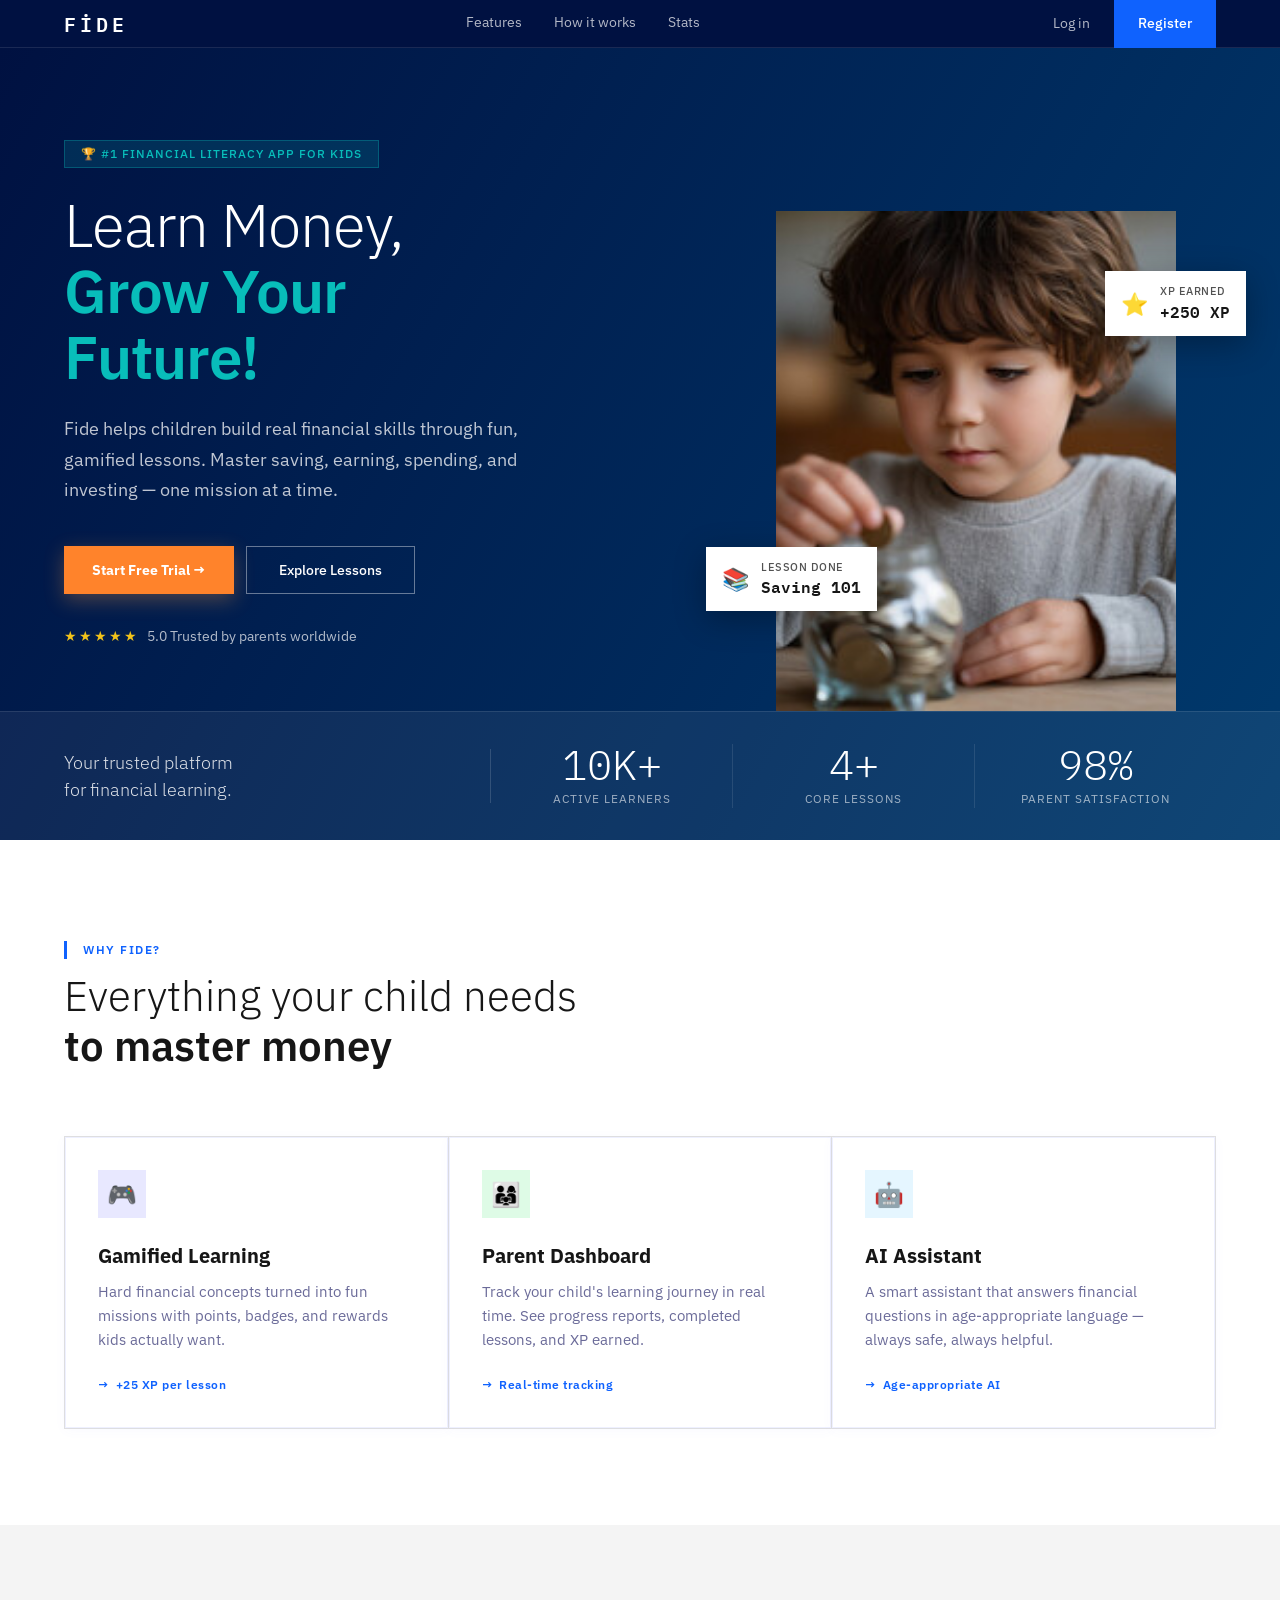
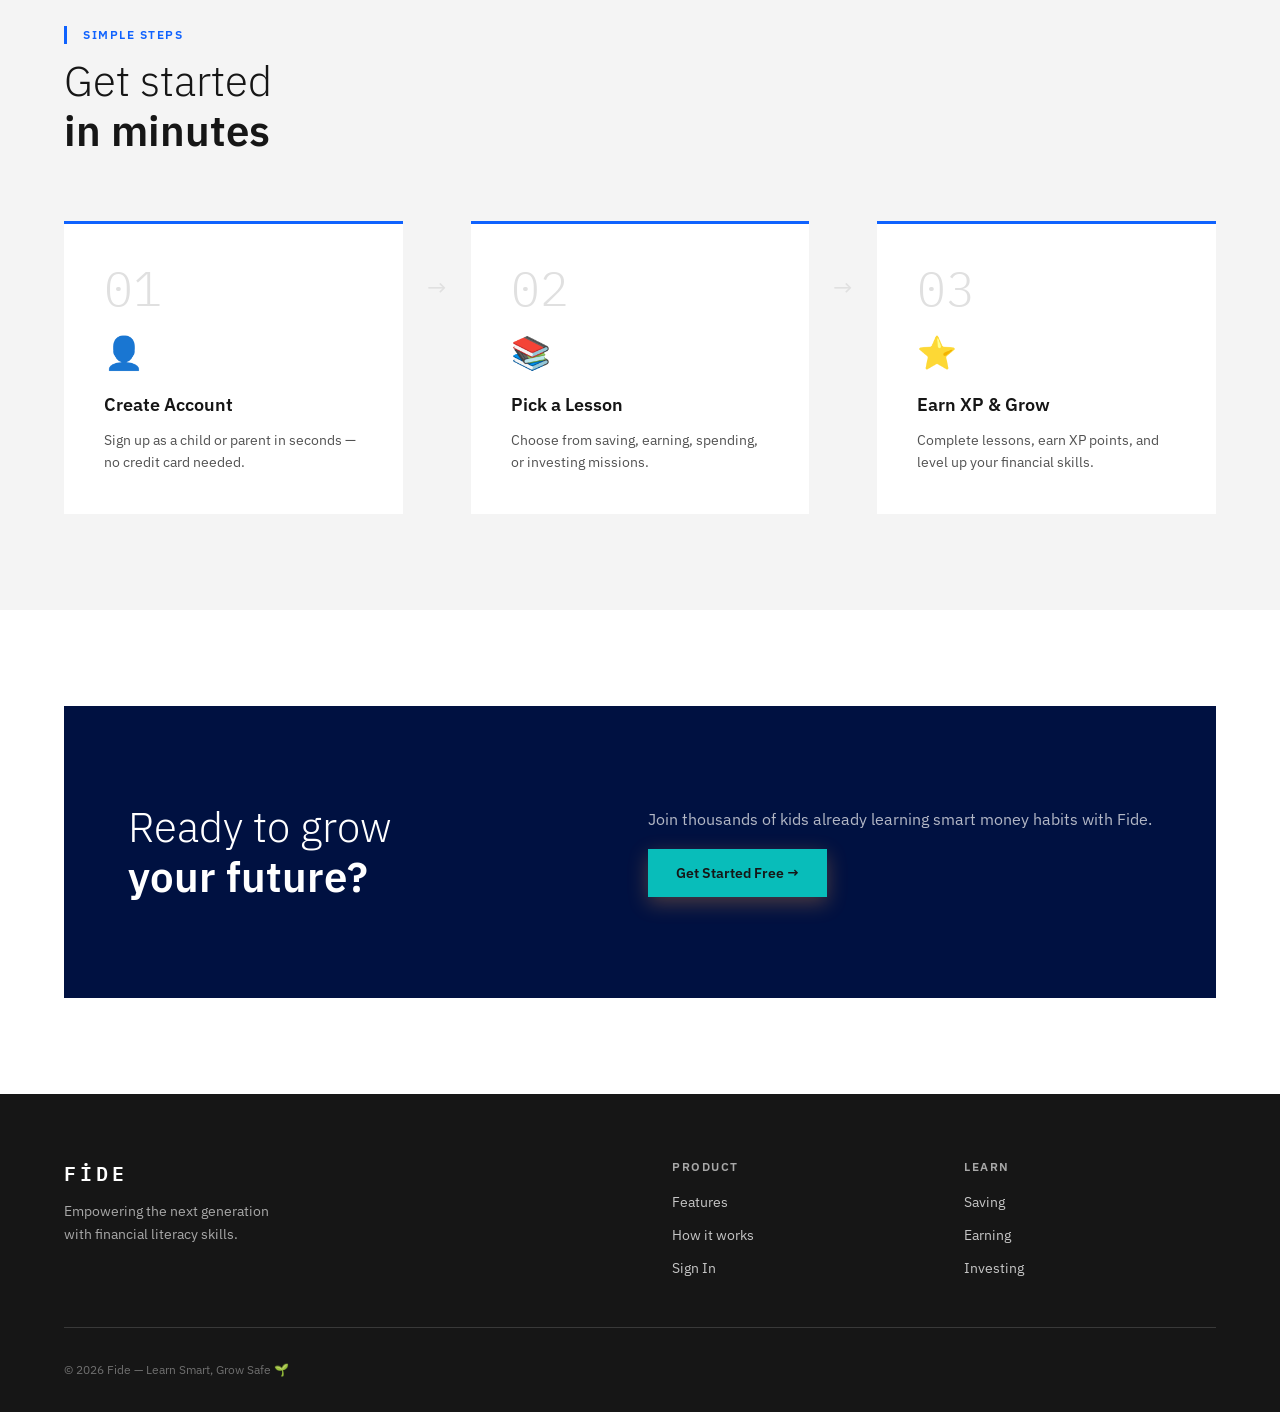
<file: pages/index.html>
<!DOCTYPE html>
<html lang="en" dir="ltr">
<head>
  <meta charset="UTF-8">
  <meta name="viewport" content="width=device-width, initial-scale=1.0">
  <title>Fide — Learn Money, Grow Your Future</title>
  <link rel="preconnect" href="https://fonts.googleapis.com">
  <link href="https://fonts.googleapis.com/css2?family=IBM+Plex+Sans:wght@300;400;500;600;700&family=IBM+Plex+Mono:wght@300;400;600&display=swap" rel="stylesheet">
  <link rel="stylesheet" href="../styles/main.css">
  <link rel="stylesheet" href="../styles/components.css">
</head>
<body>

  <!-- ── Navbar ──────────────────────────────────────────── -->
  <nav class="navbar" id="navbar">
    <div class="logo">FİDE</div>
    <div class="nav-links">
      <a href="#features">Features</a>
      <a href="#how-it-works">How it works</a>
      <a href="#stats">Stats</a>
    </div>
    <div class="nav-actions">
      <a href="login.html" class="btn-nav-login">Log in</a>
      <a href="register.html" class="btn-nav-register">Register</a>
    </div>
  </nav>

  <!-- ── Hero ────────────────────────────────────────────── -->
  <header class="hero">
    <div class="hero-container">
      <div class="hero-text fade-in">
        <div class="hero-badge">🏆 #1 Financial Literacy App for Kids</div>
        <h1>Learn Money,<br><span>Grow Your<br>Future!</span></h1>
        <p>Fide helps children build real financial skills through fun, gamified lessons. Master saving, earning, spending, and investing — one mission at a time.</p>
        <div class="hero-buttons">
          <a href="register.html" class="btn-primary">Start Free Trial →</a>
          <a href="#features" class="btn-ghost">Explore Lessons</a>
        </div>
        <div class="hero-trust">
          <div class="trust-item">
            <span class="trust-stars">★★★★★</span>
            <span>5.0 Trusted by parents worldwide</span>
          </div>
        </div>
      </div>

      <div class="hero-image-wrap fade-in">
        <img src="../assets/images/hero_kid.jpg" alt="Kid learning finance" class="hero-img">
        <div class="hero-float-card card-top">
          <span>⭐</span>
          <div>
            <div class="float-label">XP Earned</div>
            <div class="float-val">+250 XP</div>
          </div>
        </div>
        <div class="hero-float-card card-bottom">
          <span>📚</span>
          <div>
            <div class="float-label">Lesson Done</div>
            <div class="float-val">Saving 101</div>
          </div>
        </div>
      </div>
    </div>

    <!-- Stats Bar -->
    <div class="hero-stats" id="stats">
      <div class="hero-stat-text">
        <p>Your trusted platform<br>for financial learning.</p>
      </div>
      <div class="hero-stat-item">
        <div class="hero-stat-num">10K+</div>
        <div class="hero-stat-label">Active Learners</div>
      </div>
      <div class="hero-stat-item">
        <div class="hero-stat-num">4+</div>
        <div class="hero-stat-label">Core Lessons</div>
      </div>
      <div class="hero-stat-item">
        <div class="hero-stat-num">98%</div>
        <div class="hero-stat-label">Parent Satisfaction</div>
      </div>
    </div>
  </header>

  <!-- ── Features ────────────────────────────────────────── -->
  <section id="features" class="features">
    <div class="section-header fade-in">
      <div class="section-tag">Why Fide?</div>
      <h2 class="section-title">Everything your child needs<br><strong>to master money</strong></h2>
    </div>
    <div class="features-grid">
      <div class="feature-card fade-in">
        <div class="feature-icon-wrap icon-purple">🎮</div>
        <h3>Gamified Learning</h3>
        <p>Hard financial concepts turned into fun missions with points, badges, and rewards kids actually want.</p>
        <div class="feature-tag">+25 XP per lesson</div>
      </div>
      <div class="feature-card fade-in">
        <div class="feature-icon-wrap icon-green">👨‍👩‍👧</div>
        <h3>Parent Dashboard</h3>
        <p>Track your child's learning journey in real time. See progress reports, completed lessons, and XP earned.</p>
        <div class="feature-tag">Real-time tracking</div>
      </div>
      <div class="feature-card fade-in">
        <div class="feature-icon-wrap icon-blue">🤖</div>
        <h3>AI Assistant</h3>
        <p>A smart assistant that answers financial questions in age-appropriate language — always safe, always helpful.</p>
        <div class="feature-tag">Age-appropriate AI</div>
      </div>
    </div>
  </section>

  <!-- ── How It Works ─────────────────────────────────────── -->
  <section id="how-it-works" class="how-section">
    <div class="section-header fade-in">
      <div class="section-tag">Simple Steps</div>
      <h2 class="section-title">Get started<br><strong>in minutes</strong></h2>
    </div>
    <div class="steps-grid">
      <div class="step-card fade-in">
        <div class="step-number">01</div>
        <div class="step-icon">👤</div>
        <h3>Create Account</h3>
        <p>Sign up as a child or parent in seconds — no credit card needed.</p>
      </div>
      <div class="step-divider">→</div>
      <div class="step-card fade-in">
        <div class="step-number">02</div>
        <div class="step-icon">📚</div>
        <h3>Pick a Lesson</h3>
        <p>Choose from saving, earning, spending, or investing missions.</p>
      </div>
      <div class="step-divider">→</div>
      <div class="step-card fade-in">
        <div class="step-number">03</div>
        <div class="step-icon">⭐</div>
        <h3>Earn XP & Grow</h3>
        <p>Complete lessons, earn XP points, and level up your financial skills.</p>
      </div>
    </div>
  </section>

  <!-- ── CTA ──────────────────────────────────────────────── -->
  <section class="cta-section fade-in">
    <div class="cta-box">
      <h2>Ready to grow<br><strong>your future?</strong></h2>
      <div class="cta-right">
        <p>Join thousands of kids already learning smart money habits with Fide.</p>
        <a href="register.html" class="btn-primary">Get Started Free →</a>
      </div>
    </div>
  </section>

  <!-- ── Footer ───────────────────────────────────────────── -->
  <footer class="footer">
    <div class="footer-top">
      <div class="footer-brand">
        <span class="footer-logo">FİDE</span>
        <p>Empowering the next generation<br>with financial literacy skills.</p>
      </div>
      <div class="footer-links-group">
        <div class="footer-col">
          <div class="footer-col-title">Product</div>
          <a href="#features">Features</a>
          <a href="#how-it-works">How it works</a>
          <a href="login.html">Sign In</a>
        </div>
        <div class="footer-col">
          <div class="footer-col-title">Learn</div>
          <a href="#">Saving</a>
          <a href="#">Earning</a>
          <a href="#">Investing</a>
        </div>
      </div>
    </div>
    <div class="footer-bottom">
      <p>© 2026 Fide — Learn Smart, Grow Safe 🌱</p>
    </div>
  </footer>

  <script src="../js/app.js"></script>
</body>
</html>
</file>
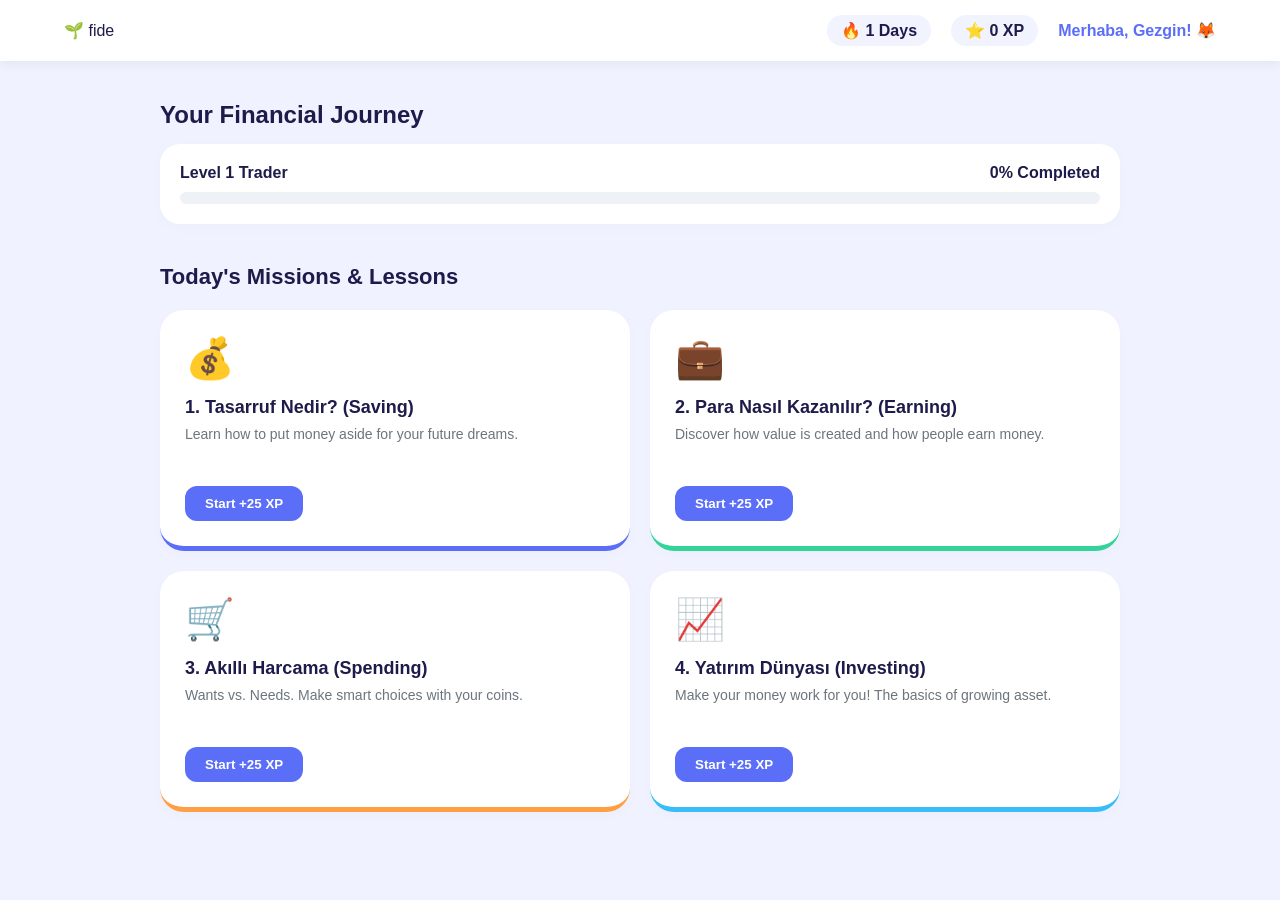
<file: child_dashboard.html>
<!DOCTYPE html>
<html lang="tr" dir="ltr">
<head>
    <meta charset="UTF-8">
    <meta name="viewport" content="width=device-width, initial-scale=1.0">
    <title>Fide — Çocuk Paneli</title>
    <link rel="stylesheet" href="style.css">
</head>
<body class="dashboard-body">

    <nav class="dash-nav">
        <div class="logo">🌱 fide</div>
        <div class="user-stats">
            <div class="stat-item">🔥 <span id="streakCount">1</span> Days</div>
            <div class="stat-item">⭐ <span id="xpCount">0</span> XP</div>
            <div class="user-welcome">Merhaba, <span id="childName">Gezgin</span>! 🦊</div>
        </div>
    </nav>

    <main class="dash-container">
        <section class="progress-section">
            <h2>Your Financial Journey</h2>
            <div class="progress-card">
                <div class="progress-info">
                    <span>Level 1 Trader</span>
                    <span id="progressText">0% Completed</span>
                </div>
                <div class="progress-bar-bg">
                    <div class="progress-bar-fill" id="mainProgress" style="width: 0%;"></div>
                </div>
            </div>
        </section>

        <section class="lessons-section">
            <h3 class="section-subtitle">Today's Missions & Lessons</h3>
            <div class="lessons-grid">
                
                <div class="lesson-card p-theme" id="lesson1">
                    <div class="card-icon">💰</div>
                    <h4>1. Tasarruf Nedir? (Saving)</h4>
                    <p>Learn how to put money aside for your future dreams.</p>
                    <button class="btn-action" onclick="completeLesson(1, 25)">Start +25 XP</button>
                </div>

                <div class="lesson-card acc-theme" id="lesson2">
                    <div class="card-icon">💼</div>
                    <h4>2. Para Nasıl Kazanılır? (Earning)</h4>
                    <p>Discover how value is created and how people earn money.</p>
                    <button class="btn-action" onclick="completeLesson(2, 25)">Start +25 XP</button>
                </div>

                <div class="lesson-card orange-theme" id="lesson3">
                    <div class="card-icon">🛒</div>
                    <h4>3. Akıllı Harcama (Spending)</h4>
                    <p>Wants vs. Needs. Make smart choices with your coins.</p>
                    <button class="btn-action" onclick="completeLesson(3, 25)">Start +25 XP</button>
                </div>

                <div class="lesson-card blue-theme" id="lesson4">
                    <div class="card-icon">📈</div>
                    <h4>4. Yatırım Dünyası (Investing)</h4>
                    <p>Make your money work for you! The basics of growing asset.</p>
                    <button class="btn-action" onclick="completeLesson(4, 25)">Start +25 XP</button>
                </div>

            </div>
        </section>
    </main>

    <script src="script.js"></script>
</body>
</html>
</file>
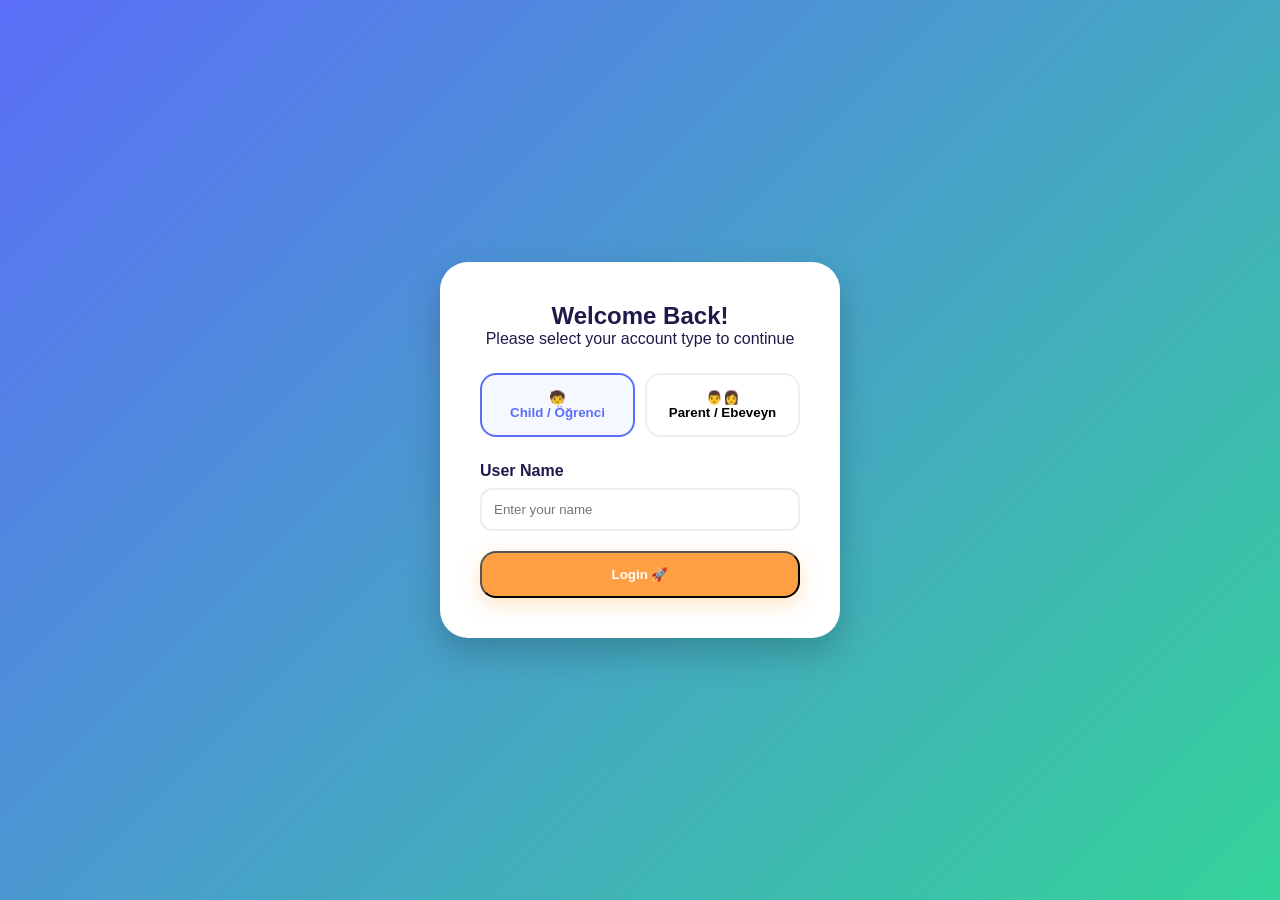
<file: login.html>
<!DOCTYPE html>
<html lang="tr" dir="ltr">
<head>
    <meta charset="UTF-8">
    <meta name="viewport" content="width=device-width, initial-scale=1.0">
    <title>Fide — Login</title>
    <link rel="stylesheet" href="style.css">
</head>
<body class="login-page">

    <div class="login-card">
        <div class="login-header">
            <h2>Welcome Back!</h2>
            <p>Please select your account type to continue</p>
        </div>

        <div class="user-selector">
            <button class="type-btn active" id="childBtn" onclick="selectType('child')">
                <span class="icon">🧒</span>
                <span>Child / Öğrenci</span>
            </button>
            <button class="type-btn" id="parentBtn" onclick="selectType('parent')">
                <span class="icon">👨‍👩</span>
                <span>Parent / Ebeveyn</span>
            </button>
        </div>

        <form id="loginForm" onsubmit="handleLogin(event)">
            <div class="input-group">
                <label id="nameLabel">User Name</label>
                <input type="text" id="username" placeholder="Enter your name" required>
            </div>
            <button type="submit" class="btn-primary" style="width: 100%;">Login 🚀</button>
        </form>
    </div>

    <script src="script.js"></script>
</body>
</html>
</file>
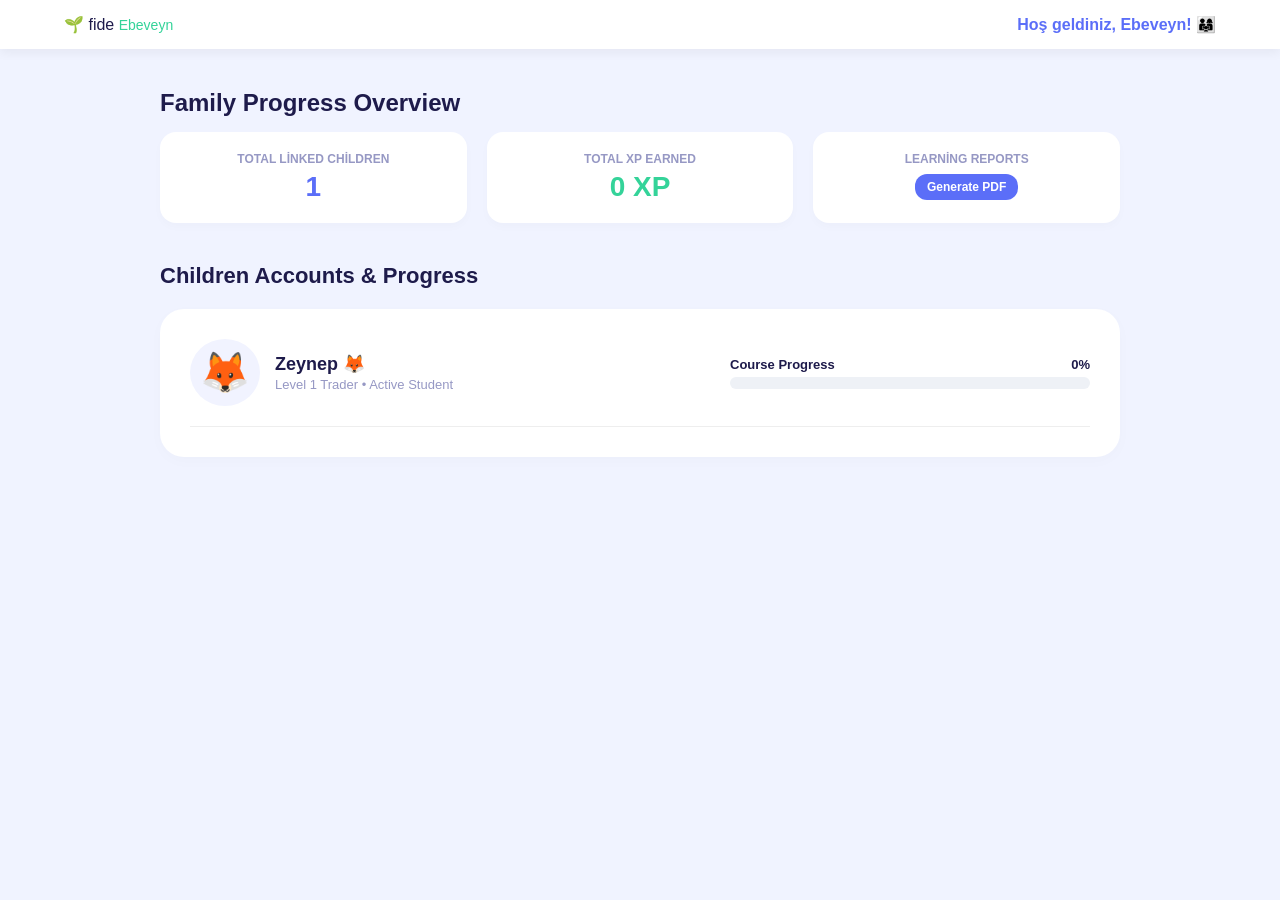
<file: parent_dashboard.html>
<!DOCTYPE html>
<html lang="tr" dir="ltr">
<head>
    <meta charset="UTF-8">
    <meta name="viewport" content="width=device-width, initial-scale=1.0">
    <title>Fide — Ebeveyn Paneli</title>
    <link rel="stylesheet" href="style.css">
</head>
<body class="dashboard-body">

    <nav class="dash-nav">
        <div class="logo">🌱 fide <span style="font-size: 14px; color: var(--accent-color);">Ebeveyn</span></div>
        <div class="user-stats">
            <div class="user-welcome">Hoş geldiniz, <span id="parentName">Ebeveyn</span>! 👨‍👩‍👧</div>
        </div>
    </nav>

    <main class="dash-container">
        
        <section class="progress-section">
            <h2>Family Progress Overview</h2>
            <div class="stat-mini-grid" style="display: grid; grid-template-columns: repeat(3, 1fr); gap: 20px; margin-top: 15px;">
                <div class="stat-mini-card" style="background: white; padding: 20px; border-radius: 16px; text-align: center; box-shadow: 0 4px 10px rgba(0,0,0,0.02);">
                    <div style="font-size: 12px; color: #9698c4; font-weight: bold; text-transform: uppercase;">Total Linked Children</div>
                    <div style="font-size: 28px; font-weight: bold; color: var(--primary-color); margin-top: 5px;">1</div>
                </div>
                <div class="stat-mini-card" style="background: white; padding: 20px; border-radius: 16px; text-align: center; box-shadow: 0 4px 10px rgba(0,0,0,0.02);">
                    <div style="font-size: 12px; color: #9698c4; font-weight: bold; text-transform: uppercase;">Total XP Earned</div>
                    <div style="font-size: 28px; font-weight: bold; color: var(--accent-color); margin-top: 5px;"><span id="totalFamilyXP">0</span> XP</div>
                </div>
                <div class="stat-mini-card" style="background: white; padding: 20px; border-radius: 16px; text-align: center; box-shadow: 0 4px 10px rgba(0,0,0,0.02);">
                    <div style="font-size: 12px; color: #9698c4; font-weight: bold; text-transform: uppercase;">Learning Reports</div>
                    <button class="btn-action" style="padding: 6px 12px; font-size: 12px; margin-top: 8px;" onclick="generateReport()">Generate PDF</button>
                </div>
            </div>
        </section>

        <section class="lessons-section" style="margin-top: 40px;">
            <h3 class="section-subtitle">Children Accounts & Progress</h3>
            <div class="parent-child-list" style="background: white; padding: 30px; border-radius: 24px; box-shadow: 0 4px 15px rgba(0,0,0,0.02);">
                
                <div class="child-row-item" style="display: flex; align-items: center; justify-content: space-between; padding-bottom: 20px; border-bottom: 1px solid #eee;">
                    <div style="display: flex; align-items: center; gap: 15px;">
                        <div style="font-size: 40px; background: #f1f3ff; padding: 10px; border-radius: 50%;">🦊</div>
                        <div>
                            <h4 style="font-size: 18px;" id="displayChildName">No Child Connected</h4>
                            <p style="font-size: 13px; color: #9698c4; margin-top: 2px;">Level 1 Trader • Active Student</p>
                        </div>
                    </div>
                    
                    <div style="width: 40%; text-align: right;">
                        <div style="display: flex; justify-content: space-between; font-size: 13px; font-weight: bold; margin-bottom: 5px;">
                            <span>Course Progress</span>
                            <span id="displayChildProgress">0%</span>
                        </div>
                        <div class="progress-bar-bg">
                            <div class="progress-bar-fill" id="parentChildProgressFill" style="width: 0%;"></div>
                        </div>
                    </div>
                </div>

            </div>
        </section>
    </main>

    <script src="script.js"></script>
</body>
</html>
</file>
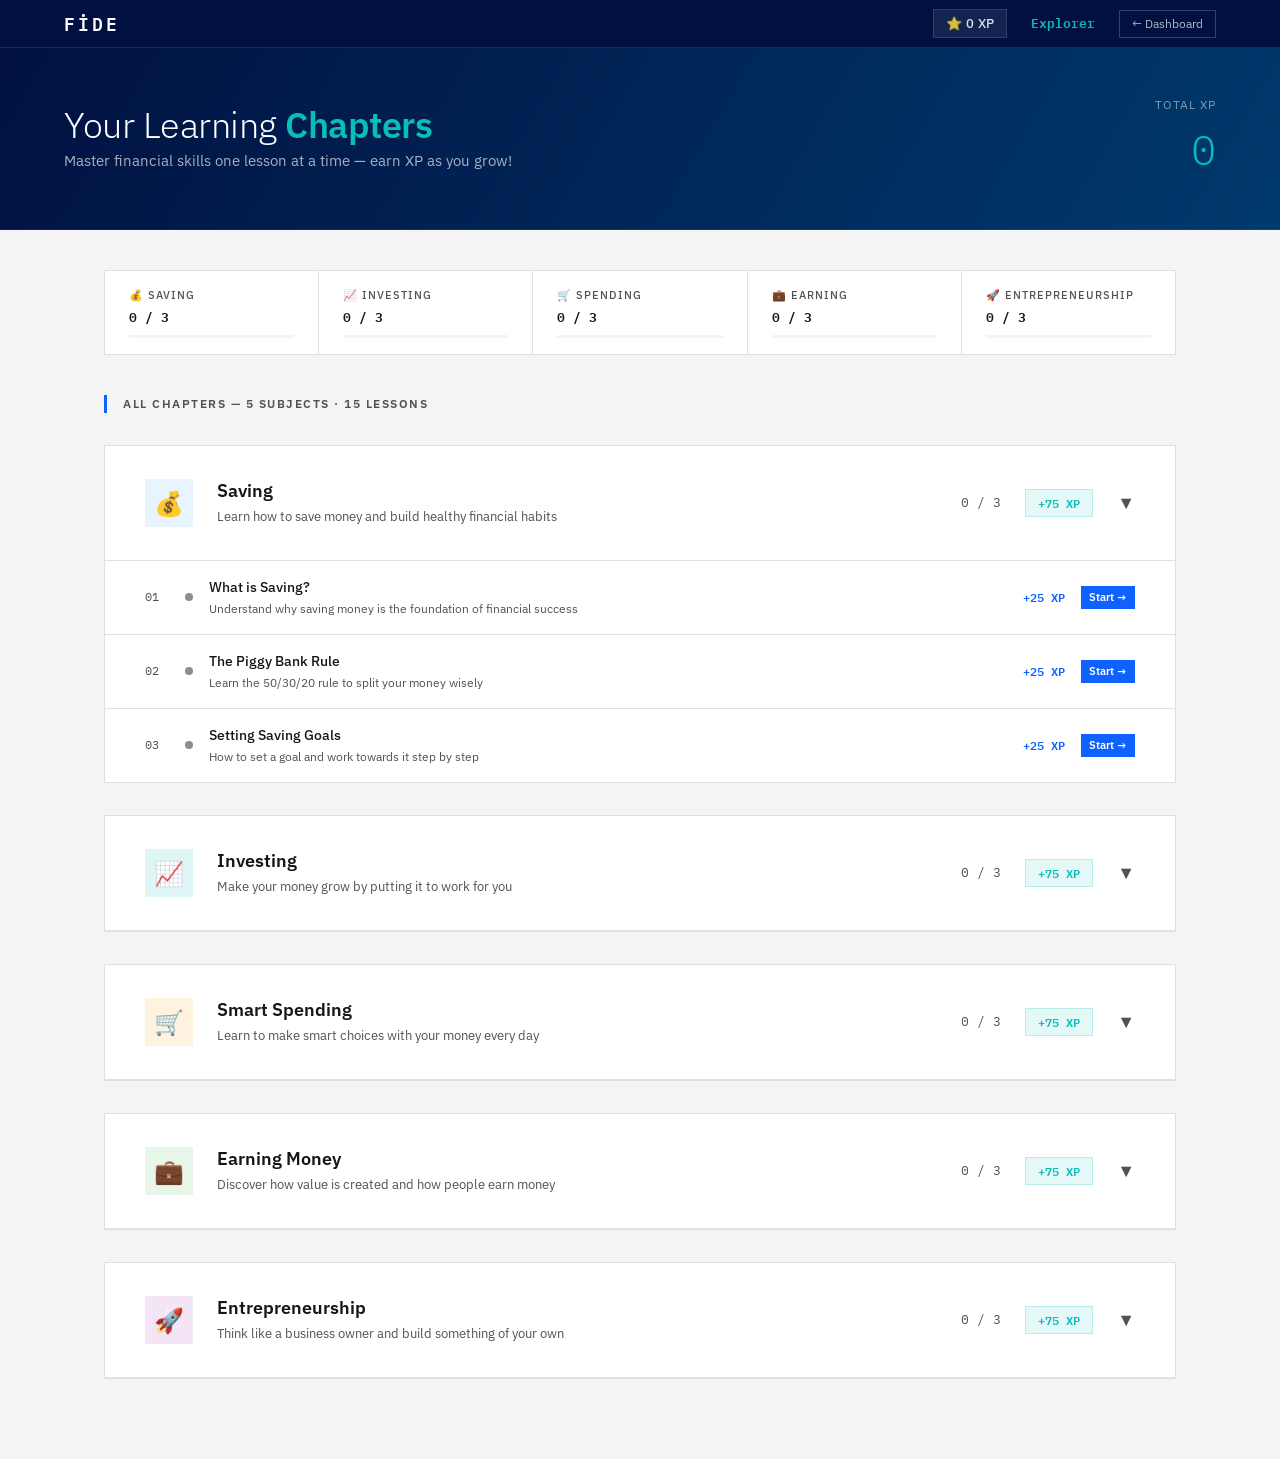
<file: pages/chapters.html>
<!DOCTYPE html>
<html lang="en" dir="ltr">
<head>
  <meta charset="UTF-8">
  <meta name="viewport" content="width=device-width, initial-scale=1.0">
  <title>Fide — Chapters</title>
  <link rel="preconnect" href="https://fonts.googleapis.com">
  <link href="https://fonts.googleapis.com/css2?family=IBM+Plex+Sans:wght@300;400;500;600;700&family=IBM+Plex+Mono:wght@300;400;600&display=swap" rel="stylesheet">
  <link rel="stylesheet" href="../styles/main.css">
  <style>
    body { background: var(--cds-layer-01); min-height: 100vh; }

    /* ── Header ─────────────────────────────────────────── */
    .dash-header {
      background: var(--fide-hero-bg);
      padding: 0 var(--cds-spacing-10);
      height: 48px;
      display: flex;
      align-items: center;
      justify-content: space-between;
      position: sticky;
      top: 0;
      z-index: 100;
      border-bottom: 1px solid rgba(255,255,255,0.1);
    }

    .dash-logo {
      font-family: 'IBM Plex Mono', monospace;
      font-size: 18px;
      font-weight: 600;
      color: var(--white);
      letter-spacing: 3px;
    }

    .dash-header-right {
      display: flex;
      align-items: center;
      gap: var(--cds-spacing-06);
    }

    .dash-stat-pill {
      display: flex;
      align-items: center;
      gap: var(--cds-spacing-02);
      color: rgba(255,255,255,0.85);
      font-size: 13px;
      font-weight: 500;
      background: rgba(255,255,255,0.08);
      padding: 4px var(--cds-spacing-04);
      border: 1px solid rgba(255,255,255,0.12);
    }

    .dash-welcome {
      color: var(--fide-teal);
      font-size: 13px;
      font-weight: 600;
      font-family: 'IBM Plex Mono', monospace;
    }

    .btn-back {
      background: none;
      border: 1px solid rgba(255,255,255,0.2);
      color: rgba(255,255,255,0.7);
      font-size: 12px;
      padding: 4px var(--cds-spacing-04);
      cursor: pointer;
      font-family: 'IBM Plex Sans', sans-serif;
      text-decoration: none;
      display: flex;
      align-items: center;
      gap: 6px;
      transition: all 0.15s;
    }

    .btn-back:hover {
      background: rgba(255,255,255,0.1);
      color: var(--white);
    }

    /* ── Banner ─────────────────────────────────────────── */
    .chapters-banner {
      background: linear-gradient(120deg, var(--fide-hero-bg) 0%, var(--fide-hero-bg-2) 100%);
      padding: var(--cds-spacing-09) var(--cds-spacing-10);
      border-bottom: 1px solid rgba(255,255,255,0.08);
    }

    .chapters-banner-inner {
      display: flex;
      align-items: center;
      justify-content: space-between;
    }

    .chapters-banner h1 {
      font-size: 36px;
      font-weight: 300;
      color: var(--white);
      margin-bottom: var(--cds-spacing-02);
    }

    .chapters-banner h1 strong {
      font-weight: 600;
      color: var(--fide-teal);
    }

    .chapters-banner p {
      color: rgba(255,255,255,0.65);
      font-size: 15px;
      margin: 0;
    }

    .banner-xp {
      text-align: right;
    }

    .banner-xp-label {
      font-size: 12px;
      color: rgba(255,255,255,0.5);
      text-transform: uppercase;
      letter-spacing: 1px;
      margin-bottom: 4px;
    }

    .banner-xp-value {
      font-family: 'IBM Plex Mono', monospace;
      font-size: 42px;
      font-weight: 300;
      color: var(--fide-teal);
    }

    /* ── Main ───────────────────────────────────────────── */
    .chapters-main {
      max-width: 1200px;
      margin: 0 auto;
      padding: var(--cds-spacing-08) var(--cds-spacing-10);
    }

    /* ── Progress Overview ──────────────────────────────── */
    .progress-overview {
      display: grid;
      grid-template-columns: repeat(5, 1fr);
      gap: 1px;
      background: var(--cds-border-subtle);
      border: 1px solid var(--cds-border-subtle);
      margin-bottom: var(--cds-spacing-08);
    }

    .progress-item {
      background: var(--cds-background);
      padding: var(--cds-spacing-05) var(--cds-spacing-06);
      display: flex;
      flex-direction: column;
      gap: var(--cds-spacing-02);
    }

    .progress-item-label {
      font-size: 11px;
      color: var(--cds-text-secondary);
      text-transform: uppercase;
      letter-spacing: 1px;
      font-weight: 500;
    }

    .progress-item-bar {
      height: 3px;
      background: var(--cds-layer-01);
      margin-top: 4px;
    }

    .progress-item-fill {
      height: 100%;
      background: var(--cds-interactive);
      transition: width 0.6s ease;
    }

    .progress-item-value {
      font-family: 'IBM Plex Mono', monospace;
      font-size: 13px;
      font-weight: 600;
      color: var(--cds-text-primary);
    }

    /* ── Section Title ──────────────────────────────────── */
    .section-label {
      font-size: 12px;
      font-weight: 600;
      color: var(--cds-text-secondary);
      text-transform: uppercase;
      letter-spacing: 1.5px;
      padding-left: var(--cds-spacing-05);
      border-left: 3px solid var(--cds-interactive);
      margin-bottom: var(--cds-spacing-07);
    }

    /* ── Chapter Card ───────────────────────────────────── */
    .chapters-grid {
      display: flex;
      flex-direction: column;
      gap: var(--cds-spacing-07);
      margin-bottom: var(--cds-spacing-08);
    }

    .chapter-card {
      background: var(--cds-background);
      border: 1px solid var(--cds-border-subtle);
      overflow: hidden;
    }

    .chapter-header {
      display: flex;
      align-items: center;
      justify-content: space-between;
      padding: var(--cds-spacing-07) var(--cds-spacing-08);
      border-bottom: 1px solid var(--cds-border-subtle);
      cursor: pointer;
      transition: background 0.15s;
    }

    .chapter-header:hover { background: var(--cds-layer-01); }

    .chapter-header-left {
      display: flex;
      align-items: center;
      gap: var(--cds-spacing-06);
    }

    .chapter-icon {
      width: 48px;
      height: 48px;
      display: flex;
      align-items: center;
      justify-content: center;
      font-size: 24px;
      flex-shrink: 0;
    }

    .chapter-icon.c-blue   { background: #e8f4ff; }
    .chapter-icon.c-teal   { background: #e0f5f5; }
    .chapter-icon.c-orange { background: #fff3e0; }
    .chapter-icon.c-green  { background: #e8f5e9; }
    .chapter-icon.c-purple { background: #f3e5f5; }

    .chapter-info h3 {
      font-size: 18px;
      font-weight: 600;
      color: var(--cds-text-primary);
      margin-bottom: 4px;
    }

    .chapter-info p {
      font-size: 13px;
      color: var(--cds-text-secondary);
      margin: 0;
    }

    .chapter-header-right {
      display: flex;
      align-items: center;
      gap: var(--cds-spacing-06);
      flex-shrink: 0;
    }

    .chapter-progress-text {
      font-family: 'IBM Plex Mono', monospace;
      font-size: 13px;
      color: var(--cds-text-secondary);
    }

    .chapter-xp {
      font-size: 12px;
      color: var(--fide-teal);
      font-weight: 600;
      background: rgba(8,189,186,0.1);
      border: 1px solid rgba(8,189,186,0.2);
      padding: 4px var(--cds-spacing-04);
      font-family: 'IBM Plex Mono', monospace;
    }

    .chapter-toggle {
      font-size: 18px;
      color: var(--cds-text-secondary);
      transition: transform 0.3s;
    }

    .chapter-toggle.open { transform: rotate(180deg); }

    /* ── Lessons List ───────────────────────────────────── */
    .lessons-list {
      display: none;
    }

    .lessons-list.open { display: block; }

    .lesson-row {
      display: flex;
      align-items: center;
      justify-content: space-between;
      padding: var(--cds-spacing-05) var(--cds-spacing-08);
      border-bottom: 1px solid var(--cds-border-subtle);
      transition: background 0.15s;
      text-decoration: none;
      color: inherit;
    }

    .lesson-row:last-child { border-bottom: none; }
    .lesson-row:hover { background: var(--cds-layer-01); }

    .lesson-row-left {
      display: flex;
      align-items: center;
      gap: var(--cds-spacing-05);
    }

    .lesson-num {
      font-family: 'IBM Plex Mono', monospace;
      font-size: 12px;
      color: var(--cds-text-secondary);
      width: 24px;
    }

    .lesson-dot {
      width: 8px;
      height: 8px;
      border-radius: 50%;
      background: var(--cds-border-strong);
      flex-shrink: 0;
    }

    .lesson-dot.completed { background: var(--fide-accent); }
    .lesson-dot.locked    { background: var(--cds-border-subtle); }

    .lesson-row-title {
      font-size: 14px;
      font-weight: 500;
      color: var(--cds-text-primary);
    }

    .lesson-row-desc {
      font-size: 12px;
      color: var(--cds-text-secondary);
      margin-top: 2px;
    }

    .lesson-row-right {
      display: flex;
      align-items: center;
      gap: var(--cds-spacing-05);
      flex-shrink: 0;
    }

    .lesson-xp-tag {
      font-family: 'IBM Plex Mono', monospace;
      font-size: 12px;
      color: var(--cds-interactive);
      font-weight: 600;
    }

    .lesson-status-tag {
      font-size: 11px;
      font-weight: 600;
      padding: 3px var(--cds-spacing-03);
    }

    .lesson-status-tag.done    { color: var(--fide-accent); background: #e8f5e9; }
    .lesson-status-tag.start   { color: var(--white); background: var(--cds-interactive); }
    .lesson-status-tag.locked  { color: var(--cds-text-secondary); background: var(--cds-layer-01); }

    /* ── Responsive ─────────────────────────────────────── */
    @media (max-width: 768px) {
      .dash-header      { padding: 0 var(--cds-spacing-06); }
      .chapters-banner  { padding: var(--cds-spacing-07) var(--cds-spacing-06); }
      .chapters-banner-inner { flex-direction: column; gap: 16px; }
      .chapters-main    { padding: var(--cds-spacing-06); }
      .progress-overview { grid-template-columns: repeat(2, 1fr); }
      .chapter-header   { padding: var(--cds-spacing-05) var(--cds-spacing-06); }
      .lesson-row       { padding: var(--cds-spacing-05) var(--cds-spacing-06); }
      .chapter-xp       { display: none; }
    }
  </style>
</head>
<body>

  <!-- ── Header ──────────────────────────────────────────── -->
  <header class="dash-header">
    <div class="dash-logo">FİDE</div>
    <div class="dash-header-right">
      <div class="dash-stat-pill">⭐ <span id="totalXP">0</span> XP</div>
      <div class="dash-welcome" id="headerName">Explorer</div>
      <a href="../pages/child-dashboard.html" class="btn-back">← Dashboard</a>
    </div>
  </header>

  <!-- ── Banner ──────────────────────────────────────────── -->
  <div class="chapters-banner">
    <div class="chapters-banner-inner">
      <div>
        <h1>Your Learning <strong>Chapters</strong></h1>
        <p>Master financial skills one lesson at a time — earn XP as you grow!</p>
      </div>
      <div class="banner-xp">
        <div class="banner-xp-label">Total XP</div>
        <div class="banner-xp-value" id="bannerXP">0</div>
      </div>
    </div>
  </div>

  <!-- ── Main ────────────────────────────────────────────── -->
  <main class="chapters-main">

    <!-- Progress Overview -->
    <div class="progress-overview" id="progressOverview">
      <div class="progress-item">
        <div class="progress-item-label">💰 Saving</div>
        <div class="progress-item-value" id="prog-saving">0 / 3</div>
        <div class="progress-item-bar"><div class="progress-item-fill" id="bar-saving" style="width:0%"></div></div>
      </div>
      <div class="progress-item">
        <div class="progress-item-label">📈 Investing</div>
        <div class="progress-item-value" id="prog-investing">0 / 3</div>
        <div class="progress-item-bar"><div class="progress-item-fill" id="bar-investing" style="width:0%"></div></div>
      </div>
      <div class="progress-item">
        <div class="progress-item-label">🛒 Spending</div>
        <div class="progress-item-value" id="prog-spending">0 / 3</div>
        <div class="progress-item-bar"><div class="progress-item-fill" id="bar-spending" style="width:0%"></div></div>
      </div>
      <div class="progress-item">
        <div class="progress-item-label">💼 Earning</div>
        <div class="progress-item-value" id="prog-earning">0 / 3</div>
        <div class="progress-item-bar"><div class="progress-item-fill" id="bar-earning" style="width:0%"></div></div>
      </div>
      <div class="progress-item">
        <div class="progress-item-label">🚀 Entrepreneurship</div>
        <div class="progress-item-value" id="prog-entrepreneurship">0 / 3</div>
        <div class="progress-item-bar"><div class="progress-item-fill" id="bar-entrepreneurship" style="width:0%"></div></div>
      </div>
    </div>

    <div class="section-label">All Chapters — 5 subjects · 15 lessons</div>

    <!-- Chapters -->
    <div class="chapters-grid">

      <!-- 1. Saving -->
      <div class="chapter-card">
        <div class="chapter-header" onclick="toggleChapter('saving')">
          <div class="chapter-header-left">
            <div class="chapter-icon c-blue">💰</div>
            <div class="chapter-info">
              <h3>Saving</h3>
              <p>Learn how to save money and build healthy financial habits</p>
            </div>
          </div>
          <div class="chapter-header-right">
            <span class="chapter-progress-text" id="cp-saving">0 / 3</span>
            <span class="chapter-xp">+75 XP</span>
            <span class="chapter-toggle" id="toggle-saving">▼</span>
          </div>
        </div>
        <div class="lessons-list open" id="lessons-saving">
          <a href="lessons/saving-1.html" class="lesson-row">
            <div class="lesson-row-left">
              <span class="lesson-num">01</span>
              <span class="lesson-dot" id="dot-saving-1"></span>
              <div>
                <div class="lesson-row-title">What is Saving?</div>
                <div class="lesson-row-desc">Understand why saving money is the foundation of financial success</div>
              </div>
            </div>
            <div class="lesson-row-right">
              <span class="lesson-xp-tag">+25 XP</span>
              <span class="lesson-status-tag start" id="tag-saving-1">Start →</span>
            </div>
          </a>
          <a href="lessons/saving-2.html" class="lesson-row">
            <div class="lesson-row-left">
              <span class="lesson-num">02</span>
              <span class="lesson-dot" id="dot-saving-2"></span>
              <div>
                <div class="lesson-row-title">The Piggy Bank Rule</div>
                <div class="lesson-row-desc">Learn the 50/30/20 rule to split your money wisely</div>
              </div>
            </div>
            <div class="lesson-row-right">
              <span class="lesson-xp-tag">+25 XP</span>
              <span class="lesson-status-tag start" id="tag-saving-2">Start →</span>
            </div>
          </a>
          <a href="lessons/saving-3.html" class="lesson-row">
            <div class="lesson-row-left">
              <span class="lesson-num">03</span>
              <span class="lesson-dot" id="dot-saving-3"></span>
              <div>
                <div class="lesson-row-title">Setting Saving Goals</div>
                <div class="lesson-row-desc">How to set a goal and work towards it step by step</div>
              </div>
            </div>
            <div class="lesson-row-right">
              <span class="lesson-xp-tag">+25 XP</span>
              <span class="lesson-status-tag start" id="tag-saving-3">Start →</span>
            </div>
          </a>
        </div>
      </div>

      <!-- 2. Investing -->
      <div class="chapter-card">
        <div class="chapter-header" onclick="toggleChapter('investing')">
          <div class="chapter-header-left">
            <div class="chapter-icon c-teal">📈</div>
            <div class="chapter-info">
              <h3>Investing</h3>
              <p>Make your money grow by putting it to work for you</p>
            </div>
          </div>
          <div class="chapter-header-right">
            <span class="chapter-progress-text" id="cp-investing">0 / 3</span>
            <span class="chapter-xp">+75 XP</span>
            <span class="chapter-toggle" id="toggle-investing">▼</span>
          </div>
        </div>
        <div class="lessons-list" id="lessons-investing">
          <a href="lessons/investing-1.html" class="lesson-row">
            <div class="lesson-row-left">
              <span class="lesson-num">01</span>
              <span class="lesson-dot" id="dot-investing-1"></span>
              <div>
                <div class="lesson-row-title">What is Investing?</div>
                <div class="lesson-row-desc">Learn how money can grow over time when invested wisely</div>
              </div>
            </div>
            <div class="lesson-row-right">
              <span class="lesson-xp-tag">+25 XP</span>
              <span class="lesson-status-tag start" id="tag-investing-1">Start →</span>
            </div>
          </a>
          <a href="lessons/investing-2.html" class="lesson-row">
            <div class="lesson-row-left">
              <span class="lesson-num">02</span>
              <span class="lesson-dot" id="dot-investing-2"></span>
              <div>
                <div class="lesson-row-title">Stocks & Shares Basics</div>
                <div class="lesson-row-desc">Understand what stocks are and how companies raise money</div>
              </div>
            </div>
            <div class="lesson-row-right">
              <span class="lesson-xp-tag">+25 XP</span>
              <span class="lesson-status-tag start" id="tag-investing-2">Start →</span>
            </div>
          </a>
          <a href="lessons/investing-3.html" class="lesson-row">
            <div class="lesson-row-left">
              <span class="lesson-num">03</span>
              <span class="lesson-dot" id="dot-investing-3"></span>
              <div>
                <div class="lesson-row-title">Risk & Reward</div>
                <div class="lesson-row-desc">Why higher risk can mean higher reward — and how to be smart</div>
              </div>
            </div>
            <div class="lesson-row-right">
              <span class="lesson-xp-tag">+25 XP</span>
              <span class="lesson-status-tag start" id="tag-investing-3">Start →</span>
            </div>
          </a>
        </div>
      </div>

      <!-- 3. Smart Spending -->
      <div class="chapter-card">
        <div class="chapter-header" onclick="toggleChapter('spending')">
          <div class="chapter-header-left">
            <div class="chapter-icon c-orange">🛒</div>
            <div class="chapter-info">
              <h3>Smart Spending</h3>
              <p>Learn to make smart choices with your money every day</p>
            </div>
          </div>
          <div class="chapter-header-right">
            <span class="chapter-progress-text" id="cp-spending">0 / 3</span>
            <span class="chapter-xp">+75 XP</span>
            <span class="chapter-toggle" id="toggle-spending">▼</span>
          </div>
        </div>
        <div class="lessons-list" id="lessons-spending">
          <a href="lessons/spending-1.html" class="lesson-row">
            <div class="lesson-row-left">
              <span class="lesson-num">01</span>
              <span class="lesson-dot" id="dot-spending-1"></span>
              <div>
                <div class="lesson-row-title">Needs vs Wants</div>
                <div class="lesson-row-desc">The most important rule of spending — what do you really need?</div>
              </div>
            </div>
            <div class="lesson-row-right">
              <span class="lesson-xp-tag">+25 XP</span>
              <span class="lesson-status-tag start" id="tag-spending-1">Start →</span>
            </div>
          </a>
          <a href="lessons/spending-2.html" class="lesson-row">
            <div class="lesson-row-left">
              <span class="lesson-num">02</span>
              <span class="lesson-dot" id="dot-spending-2"></span>
              <div>
                <div class="lesson-row-title">Making a Budget</div>
                <div class="lesson-row-desc">Plan your money before you spend it — budgeting basics</div>
              </div>
            </div>
            <div class="lesson-row-right">
              <span class="lesson-xp-tag">+25 XP</span>
              <span class="lesson-status-tag start" id="tag-spending-2">Start →</span>
            </div>
          </a>
          <a href="lessons/spending-3.html" class="lesson-row">
            <div class="lesson-row-left">
              <span class="lesson-num">03</span>
              <span class="lesson-dot" id="dot-spending-3"></span>
              <div>
                <div class="lesson-row-title">Avoiding Money Traps</div>
                <div class="lesson-row-desc">How ads and tricks try to make you spend more than you should</div>
              </div>
            </div>
            <div class="lesson-row-right">
              <span class="lesson-xp-tag">+25 XP</span>
              <span class="lesson-status-tag start" id="tag-spending-3">Start →</span>
            </div>
          </a>
        </div>
      </div>

      <!-- 4. Earning -->
      <div class="chapter-card">
        <div class="chapter-header" onclick="toggleChapter('earning')">
          <div class="chapter-header-left">
            <div class="chapter-icon c-green">💼</div>
            <div class="chapter-info">
              <h3>Earning Money</h3>
              <p>Discover how value is created and how people earn money</p>
            </div>
          </div>
          <div class="chapter-header-right">
            <span class="chapter-progress-text" id="cp-earning">0 / 3</span>
            <span class="chapter-xp">+75 XP</span>
            <span class="chapter-toggle" id="toggle-earning">▼</span>
          </div>
        </div>
        <div class="lessons-list" id="lessons-earning">
          <a href="lessons/earning-1.html" class="lesson-row">
            <div class="lesson-row-left">
              <span class="lesson-num">01</span>
              <span class="lesson-dot" id="dot-earning-1"></span>
              <div>
                <div class="lesson-row-title">How People Earn Money</div>
                <div class="lesson-row-desc">Jobs, skills, and services — the different ways to earn</div>
              </div>
            </div>
            <div class="lesson-row-right">
              <span class="lesson-xp-tag">+25 XP</span>
              <span class="lesson-status-tag start" id="tag-earning-1">Start →</span>
            </div>
          </a>
          <a href="lessons/earning-2.html" class="lesson-row">
            <div class="lesson-row-left">
              <span class="lesson-num">02</span>
              <span class="lesson-dot" id="dot-earning-2"></span>
              <div>
                <div class="lesson-row-title">Value & Skills</div>
                <div class="lesson-row-desc">Why some skills earn more and how to build valuable ones</div>
              </div>
            </div>
            <div class="lesson-row-right">
              <span class="lesson-xp-tag">+25 XP</span>
              <span class="lesson-status-tag start" id="tag-earning-2">Start →</span>
            </div>
          </a>
          <a href="lessons/earning-3.html" class="lesson-row">
            <div class="lesson-row-left">
              <span class="lesson-num">03</span>
              <span class="lesson-dot" id="dot-earning-3"></span>
              <div>
                <div class="lesson-row-title">Passive Income</div>
                <div class="lesson-row-desc">Earn money while you sleep — what is passive income?</div>
              </div>
            </div>
            <div class="lesson-row-right">
              <span class="lesson-xp-tag">+25 XP</span>
              <span class="lesson-status-tag start" id="tag-earning-3">Start →</span>
            </div>
          </a>
        </div>
      </div>

      <!-- 5. Entrepreneurship -->
      <div class="chapter-card">
        <div class="chapter-header" onclick="toggleChapter('entrepreneurship')">
          <div class="chapter-header-left">
            <div class="chapter-icon c-purple">🚀</div>
            <div class="chapter-info">
              <h3>Entrepreneurship</h3>
              <p>Think like a business owner and build something of your own</p>
            </div>
          </div>
          <div class="chapter-header-right">
            <span class="chapter-progress-text" id="cp-entrepreneurship">0 / 3</span>
            <span class="chapter-xp">+75 XP</span>
            <span class="chapter-toggle" id="toggle-entrepreneurship">▼</span>
          </div>
        </div>
        <div class="lessons-list" id="lessons-entrepreneurship">
          <a href="lessons/entrepreneurship-1.html" class="lesson-row">
            <div class="lesson-row-left">
              <span class="lesson-num">01</span>
              <span class="lesson-dot" id="dot-entrepreneurship-1"></span>
              <div>
                <div class="lesson-row-title">What is an Entrepreneur?</div>
                <div class="lesson-row-desc">Meet the people who build businesses and solve problems</div>
              </div>
            </div>
            <div class="lesson-row-right">
              <span class="lesson-xp-tag">+25 XP</span>
              <span class="lesson-status-tag start" id="tag-entrepreneurship-1">Start →</span>
            </div>
          </a>
          <a href="lessons/entrepreneurship-2.html" class="lesson-row">
            <div class="lesson-row-left">
              <span class="lesson-num">02</span>
              <span class="lesson-dot" id="dot-entrepreneurship-2"></span>
              <div>
                <div class="lesson-row-title">Your First Business Idea</div>
                <div class="lesson-row-desc">How to find a problem and create a solution people will pay for</div>
              </div>
            </div>
            <div class="lesson-row-right">
              <span class="lesson-xp-tag">+25 XP</span>
              <span class="lesson-status-tag start" id="tag-entrepreneurship-2">Start →</span>
            </div>
          </a>
          <a href="lessons/entrepreneurship-3.html" class="lesson-row">
            <div class="lesson-row-left">
              <span class="lesson-num">03</span>
              <span class="lesson-dot" id="dot-entrepreneurship-3"></span>
              <div>
                <div class="lesson-row-title">Marketing & Customers</div>
                <div class="lesson-row-desc">How to tell people about your product and find your first customer</div>
              </div>
            </div>
            <div class="lesson-row-right">
              <span class="lesson-xp-tag">+25 XP</span>
              <span class="lesson-status-tag start" id="tag-entrepreneurship-3">Start →</span>
            </div>
          </a>
        </div>
      </div>

    </div>
  </main>

  <script>
    const CHAPTERS = ['saving','investing','spending','earning','entrepreneurship'];
    const LESSONS_PER_CHAPTER = 3;

    // ── Load user data ─────────────────────────────────────
    document.addEventListener('DOMContentLoaded', () => {
      const name = localStorage.getItem('userName') || 'Explorer';
      const xp   = localStorage.getItem('totalXP')  || 0;

      document.getElementById('headerName').innerText = name;
      document.getElementById('totalXP').innerText    = xp;
      document.getElementById('bannerXP').innerText   = xp;

      updateAllProgress();
    });

    // ── Toggle Chapter ─────────────────────────────────────
    function toggleChapter(id) {
      const list   = document.getElementById(`lessons-${id}`);
      const toggle = document.getElementById(`toggle-${id}`);
      const isOpen = list.classList.contains('open');

      list.classList.toggle('open', !isOpen);
      toggle.classList.toggle('open', !isOpen);
    }

    // ── Update Progress ────────────────────────────────────
    function updateAllProgress() {
      let totalXP = 0;

      CHAPTERS.forEach(chapter => {
        let done = 0;

        for (let i = 1; i <= LESSONS_PER_CHAPTER; i++) {
          const key       = `lesson-${chapter}-${i}`;
          const completed = localStorage.getItem(key) === 'done';

          if (completed) {
            done++;
            totalXP += 25;

            // Update dot
            const dot = document.getElementById(`dot-${chapter}-${i}`);
            if (dot) dot.classList.add('completed');

            // Update tag
            const tag = document.getElementById(`tag-${chapter}-${i}`);
            if (tag) {
              tag.innerText = '✓ Done';
              tag.classList.remove('start');
              tag.classList.add('done');
            }
          }
        }

        // Update chapter progress
        const cp  = document.getElementById(`cp-${chapter}`);
        const bar = document.getElementById(`bar-${chapter}`);
        const prog = document.getElementById(`prog-${chapter}`);

        if (cp)   cp.innerText        = `${done} / ${LESSONS_PER_CHAPTER}`;
        if (prog) prog.innerText      = `${done} / ${LESSONS_PER_CHAPTER}`;
        if (bar)  bar.style.width     = `${(done / LESSONS_PER_CHAPTER) * 100}%`;
      });

      // Update XP
      document.getElementById('totalXP').innerText  = totalXP;
      document.getElementById('bannerXP').innerText = totalXP;
      localStorage.setItem('totalXP', totalXP);
    }
  </script>
</body>
</html>
</file>
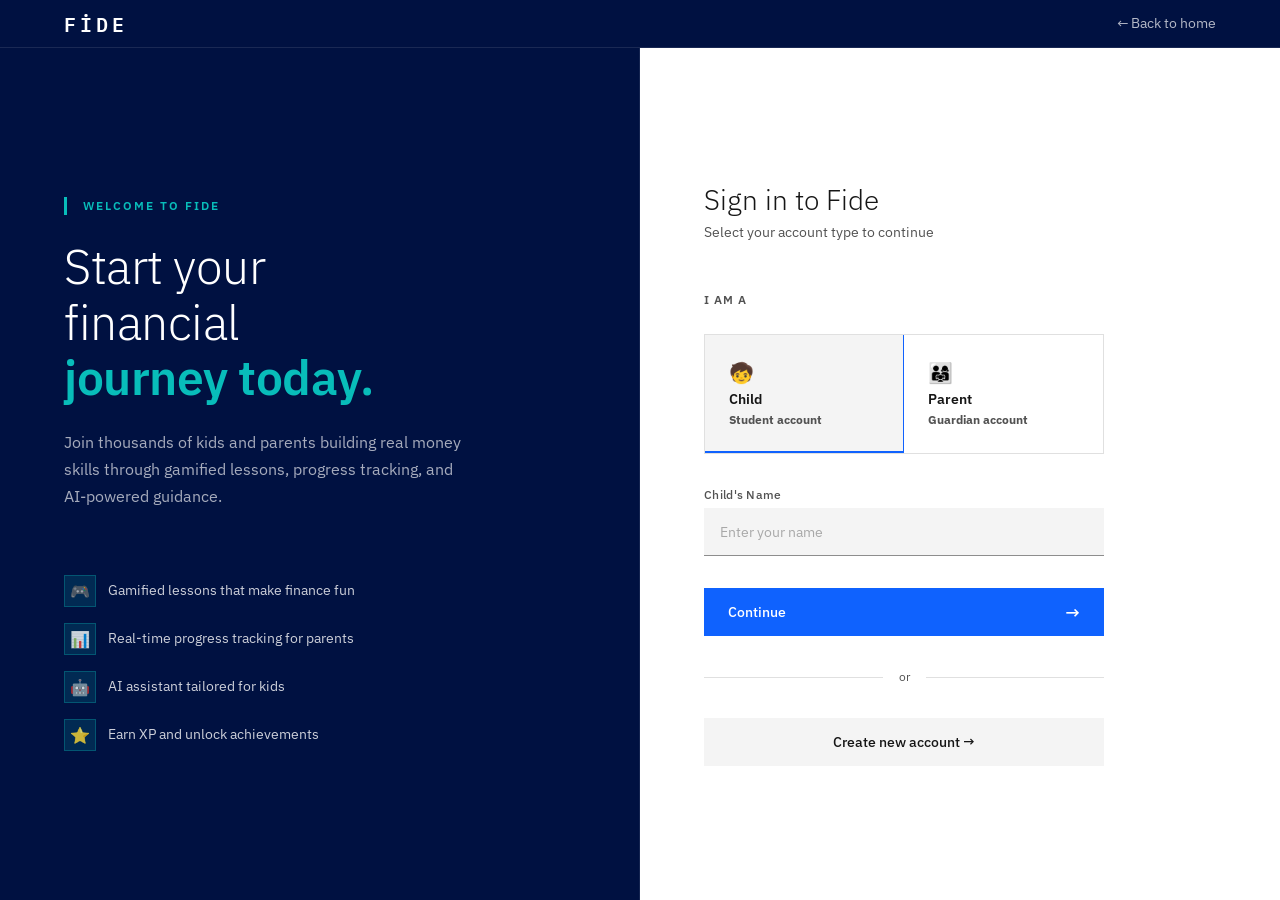
<file: pages/child-dashboard.html>
<!DOCTYPE html>
<html lang="en" dir="ltr">
<head>
  <meta charset="UTF-8">
  <meta name="viewport" content="width=device-width, initial-scale=1.0">
  <title>Fide — My Dashboard</title>
  <link rel="preconnect" href="https://fonts.googleapis.com">
  <link href="https://fonts.googleapis.com/css2?family=IBM+Plex+Sans:wght@300;400;500;600;700&family=IBM+Plex+Mono:wght@300;400;600&display=swap" rel="stylesheet">
  <link rel="stylesheet" href="../styles/main.css">
  <link rel="stylesheet" href="../styles/dashboard.css">
  <style>
    /* ── Child Dashboard Specific ───────────────────────── */
    body {
      background: var(--cds-layer-01);
      min-height: 100vh;
    }

    /* ── Top Header ─────────────────────────────────────── */
    .dash-header {
      background: var(--fide-hero-bg);
      padding: 0 var(--cds-spacing-10);
      height: 48px;
      display: flex;
      align-items: center;
      justify-content: space-between;
      position: sticky;
      top: 0;
      z-index: 100;
      border-bottom: 1px solid rgba(255,255,255,0.1);
    }

    .dash-logo {
      font-family: 'IBM Plex Mono', monospace;
      font-size: 18px;
      font-weight: 600;
      color: var(--white);
      letter-spacing: 3px;
    }

    .dash-header-right {
      display: flex;
      align-items: center;
      gap: var(--cds-spacing-06);
    }

    .dash-stat-pill {
      display: flex;
      align-items: center;
      gap: var(--cds-spacing-02);
      color: rgba(255,255,255,0.85);
      font-size: 13px;
      font-weight: 500;
      background: rgba(255,255,255,0.08);
      padding: 4px var(--cds-spacing-04);
      border: 1px solid rgba(255,255,255,0.12);
    }

    .dash-stat-pill span:first-child { font-size: 14px; }

    .dash-welcome {
      color: var(--fide-teal);
      font-size: 13px;
      font-weight: 600;
      font-family: 'IBM Plex Mono', monospace;
    }

    .btn-logout {
      background: none;
      border: 1px solid rgba(255,255,255,0.2);
      color: rgba(255,255,255,0.7);
      font-size: 12px;
      padding: 4px var(--cds-spacing-04);
      cursor: pointer;
      font-family: 'IBM Plex Sans', sans-serif;
      transition: all 0.15s;
    }

    .btn-logout:hover {
      background: rgba(255,255,255,0.1);
      color: var(--white);
    }

    /* ── Hero Banner ─────────────────────────────────────── */
    .dash-banner {
      background: linear-gradient(120deg, var(--fide-hero-bg) 0%, var(--fide-hero-bg-2) 100%);
      padding: var(--cds-spacing-09) var(--cds-spacing-10);
      border-bottom: 1px solid rgba(255,255,255,0.08);
    }

    .dash-banner-inner {
      display: flex;
      align-items: center;
      justify-content: space-between;
      gap: var(--cds-spacing-08);
    }

    .dash-banner-text h2 {
      font-size: 32px;
      font-weight: 300;
      color: var(--white);
      margin-bottom: var(--cds-spacing-02);
    }

    .dash-banner-text h2 strong {
      font-weight: 600;
      color: var(--fide-teal);
    }

    .dash-banner-text p {
    color: rgba(255,255,255,0.65);
    font-size: 14px;
    margin: 0 0 var(--cds-spacing-05) 0;
    }

    .btn-chapters {
    display: inline-flex;
    align-items: center;
    gap: 8px;
    background: var(--fide-teal);
    color: #001141;
    font-size: 13px;
    font-weight: 600;
    padding: 10px 20px;
    text-decoration: none;
    font-family: 'IBM Plex Sans', sans-serif;
    transition: opacity 0.15s;
    }

    .btn-chapters:hover { opacity: 0.85; }

    /* ── XP Progress Bar ─────────────────────────────────── */
    .xp-section {
      min-width: 320px;
    }

    .xp-top {
      display: flex;
      justify-content: space-between;
      align-items: center;
      margin-bottom: var(--cds-spacing-03);
    }

    .xp-label {
      font-size: 12px;
      color: rgba(255,255,255,0.6);
      text-transform: uppercase;
      letter-spacing: 1px;
      font-weight: 500;
    }

    .xp-amount {
      font-family: 'IBM Plex Mono', monospace;
      font-size: 20px;
      font-weight: 600;
      color: var(--white);
    }

    .xp-next {
      font-size: 12px;
      color: rgba(255,255,255,0.5);
    }

    .xp-track {
      height: 4px;
      background: rgba(255,255,255,0.15);
      position: relative;
    }

    .xp-fill {
      height: 100%;
      background: var(--fide-teal);
      transition: width 0.6s ease;
      width: 0%;
    }

    /* ── Main Content ────────────────────────────────────── */
    .dash-main {
      max-width: 1200px;
      margin: 0 auto;
      padding: var(--cds-spacing-08) var(--cds-spacing-10);
    }

    /* ── Stats Row ───────────────────────────────────────── */
    .stats-row {
      display: grid;
      grid-template-columns: repeat(3, 1fr);
      gap: 1px;
      background: var(--cds-border-subtle);
      border: 1px solid var(--cds-border-subtle);
      margin-bottom: var(--cds-spacing-08);
    }

    .stat-card {
      background: var(--cds-background);
      padding: var(--cds-spacing-07) var(--cds-spacing-08);
      display: flex;
      flex-direction: column;
      gap: var(--cds-spacing-02);
    }

    .stat-card-label {
      font-size: 12px;
      font-weight: 500;
      color: var(--cds-text-secondary);
      text-transform: uppercase;
      letter-spacing: 1px;
    }

    .stat-card-value {
      font-family: 'IBM Plex Mono', monospace;
      font-size: 36px;
      font-weight: 300;
      color: var(--cds-text-primary);
      line-height: 1;
    }

    .stat-card-value.accent { color: var(--fide-teal); }
    .stat-card-value.primary { color: var(--cds-interactive); }

    .stat-card-sub {
      font-size: 12px;
      color: var(--cds-text-secondary);
    }

    /* ── Section Title ───────────────────────────────────── */
    .dash-section-title {
      font-size: 20px;
      font-weight: 400;
      color: var(--cds-text-primary);
      margin-bottom: var(--cds-spacing-06);
      padding-bottom: var(--cds-spacing-04);
      border-bottom: 1px solid var(--cds-border-subtle);
      display: flex;
      align-items: center;
      justify-content: space-between;
    }

    .dash-section-tag {
      font-size: 12px;
      color: var(--cds-interactive);
      font-weight: 500;
      font-family: 'IBM Plex Mono', monospace;
    }

    /* ── Lessons Grid ────────────────────────────────────── */
    .lessons-grid {
      display: grid;
      grid-template-columns: repeat(2, 1fr);
      gap: 1px;
      background: var(--cds-border-subtle);
      border: 1px solid var(--cds-border-subtle);
    }

    /* ── Lesson Card ─────────────────────────────────────── */
    .lesson-card {
      background: var(--cds-background);
      padding: var(--cds-spacing-08);
      display: flex;
      flex-direction: column;
      gap: var(--cds-spacing-04);
      transition: background 0.15s;
      position: relative;
      overflow: hidden;
    }

    .lesson-card:hover { background: var(--cds-layer-01); }

    .lesson-card-top {
      display: flex;
      align-items: flex-start;
      justify-content: space-between;
    }

    .lesson-icon {
      width: 48px;
      height: 48px;
      display: flex;
      align-items: center;
      justify-content: center;
      font-size: 24px;
      background: var(--cds-layer-01);
    }

    .lesson-xp-badge {
      font-family: 'IBM Plex Mono', monospace;
      font-size: 12px;
      font-weight: 600;
      color: var(--fide-teal);
      background: rgba(8,189,186,0.1);
      border: 1px solid rgba(8,189,186,0.2);
      padding: 2px var(--cds-spacing-03);
    }

    .lesson-card h4 {
      font-size: 16px;
      font-weight: 600;
      color: var(--cds-text-primary);
      line-height: 1.3;
    }

    .lesson-card p {
      font-size: 14px;
      color: var(--cds-text-secondary);
      line-height: 1.5;
      flex: 1;
      margin: 0;
    }

    /* ── Lesson Theme Border ─────────────────────────────── */
    .lesson-card::before {
      content: '';
      position: absolute;
      top: 0;
      left: 0;
      right: 0;
      height: 3px;
    }

    .theme-blue::before   { background: var(--cds-interactive); }
    .theme-teal::before   { background: var(--fide-teal); }
    .theme-orange::before { background: #ff832b; }
    .theme-green::before  { background: var(--fide-accent); }

    /* ── Action Button ───────────────────────────────────── */
    .btn-lesson {
      height: 40px;
      background: var(--cds-interactive);
      color: var(--white);
      border: none;
      font-size: 13px;
      font-weight: 500;
      font-family: 'IBM Plex Sans', sans-serif;
      cursor: pointer;
      transition: background 0.15s;
      display: flex;
      align-items: center;
      justify-content: space-between;
      padding: 0 var(--cds-spacing-05);
      align-self: flex-start;
      width: 100%;
    }

    .btn-lesson:hover { background: var(--cds-interactive-hover); }

    .btn-lesson.completed {
      background: var(--cds-layer-01);
      color: var(--cds-support-success);
      cursor: not-allowed;
      border: 1px solid var(--cds-border-subtle);
    }

    /* ── Responsive ──────────────────────────────────────── */
    @media (max-width: 768px) {
      .dash-header   { padding: 0 var(--cds-spacing-06); }
      .dash-banner   { padding: var(--cds-spacing-07) var(--cds-spacing-06); }
      .dash-banner-inner { flex-direction: column; }
      .xp-section    { min-width: 100%; }
      .dash-main     { padding: var(--cds-spacing-06); }
      .stats-row     { grid-template-columns: 1fr; }
      .lessons-grid  { grid-template-columns: 1fr; }
    }
  </style>
</head>
<body>

  <!-- ── Header ──────────────────────────────────────────── -->
  <header class="dash-header">
    <div class="dash-logo">FİDE</div>
    <div class="dash-header-right">
      <div class="dash-stat-pill">
        <span>🔥</span>
        <span><span id="streakCount">1</span> Day streak</span>
      </div>
      <div class="dash-stat-pill">
        <span>⭐</span>
        <span><span id="xpCount">0</span> XP</span>
      </div>
      <div class="dash-welcome">Hello, <span id="childName">Explorer</span>!</div>
      <button class="btn-logout" onclick="logout()">Sign out</button>
    </div>
  </header>

  <!-- ── Banner ──────────────────────────────────────────── -->
  <div class="dash-banner">
    <div class="dash-banner-inner">
    <div class="dash-banner-text">
        <h2>Your Financial <strong>Journey</strong></h2>
        <p>Level 1 Trader — Keep learning to level up!</p>
        <a href="chapters.html" class="btn-chapters">
            📚 Go to Learning Chapters →
        </a>
    </div>
      <div class="xp-section">
        <div class="xp-top">
          <div>
            <div class="xp-label">Progress</div>
            <div class="xp-amount"><span id="xpDisplay">0</span> XP</div>
          </div>
          <div class="xp-next" id="progressText">0% Completed</div>
        </div>
        <div class="xp-track">
          <div class="xp-fill" id="mainProgress"></div>
        </div>
      </div>
    </div>
  </div>

  <!-- ── Main ────────────────────────────────────────────── -->
  <main class="dash-main">

    <!-- Stats Row -->
    <div class="stats-row">
      <div class="stat-card">
        <div class="stat-card-label">Total XP Earned</div>
        <div class="stat-card-value accent" id="statXP">0</div>
        <div class="stat-card-sub">Points accumulated</div>
      </div>
      <div class="stat-card">
        <div class="stat-card-label">Lessons Completed</div>
        <div class="stat-card-value primary" id="statLessons">0 / 4</div>
        <div class="stat-card-sub">Out of 4 total lessons</div>
      </div>
      <div class="stat-card">
        <div class="stat-card-label">Current Level</div>
        <div class="stat-card-value">L1</div>
        <div class="stat-card-sub">Level 1 Trader</div>
      </div>
    </div>

    <!-- Lessons -->
    <div class="dash-section-title">
    <span>Today's Missions</span>
    <a href="chapters.html" class="dash-section-tag" style="text-decoration:none;">
        View All Chapters →
    </a>
    </div>

    <div class="lessons-grid">

      <div class="lesson-card theme-blue" id="lesson1">
        <div class="lesson-card-top">
          <div class="lesson-icon">💰</div>
          <div class="lesson-xp-badge">+25 XP</div>
        </div>
        <h4>Saving — Tasarruf Nedir?</h4>
        <p>Learn how to put money aside for your future dreams and build healthy saving habits.</p>
        <button class="btn-lesson" onclick="completeLesson(1, 25)">
          <span>Start lesson</span>
          <span>→</span>
        </button>
      </div>

      <div class="lesson-card theme-teal" id="lesson2">
        <div class="lesson-card-top">
          <div class="lesson-icon">💼</div>
          <div class="lesson-xp-badge">+25 XP</div>
        </div>
        <h4>Earning — Para Nasıl Kazanılır?</h4>
        <p>Discover how value is created and how people earn money through work and skills.</p>
        <button class="btn-lesson" onclick="completeLesson(2, 25)">
          <span>Start lesson</span>
          <span>→</span>
        </button>
      </div>

      <div class="lesson-card theme-orange" id="lesson3">
        <div class="lesson-card-top">
          <div class="lesson-icon">🛒</div>
          <div class="lesson-xp-badge">+25 XP</div>
        </div>
        <h4>Spending — Akıllı Harcama</h4>
        <p>Wants vs. Needs — learn to make smart choices with your coins and budget wisely.</p>
        <button class="btn-lesson" onclick="completeLesson(3, 25)">
          <span>Start lesson</span>
          <span>→</span>
        </button>
      </div>

      <div class="lesson-card theme-green" id="lesson4">
        <div class="lesson-card-top">
          <div class="lesson-icon">📈</div>
          <div class="lesson-xp-badge">+25 XP</div>
        </div>
        <h4>Investing — Yatırım Dünyası</h4>
        <p>Make your money work for you! Learn the basics of growing your assets over time.</p>
        <button class="btn-lesson" onclick="completeLesson(4, 25)">
          <span>Start lesson</span>
          <span>→</span>
        </button>
      </div>

    </div>
  </main>

  <script src="../js/dashboard.js"></script>
</body>
</html>
</file>
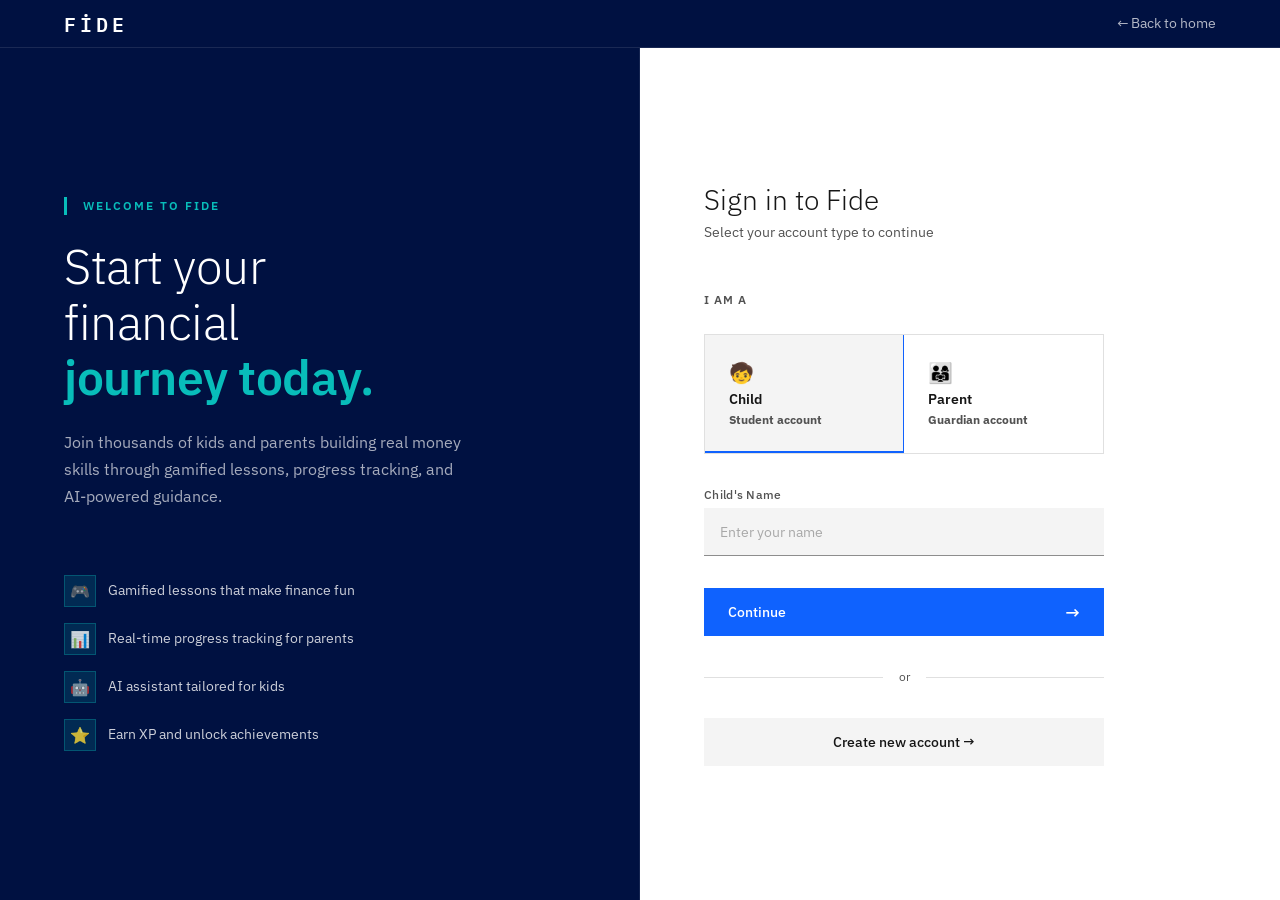
<file: pages/login.html>
<!DOCTYPE html>
<html lang="en" dir="ltr">
<head>
  <meta charset="UTF-8">
  <meta name="viewport" content="width=device-width, initial-scale=1.0">
  <title>Fide — Sign In</title>
  <link rel="preconnect" href="https://fonts.googleapis.com">
  <link href="https://fonts.googleapis.com/css2?family=IBM+Plex+Sans:wght@300;400;500;600;700&family=IBM+Plex+Mono:wght@300;400;600&display=swap" rel="stylesheet">
  <link rel="stylesheet" href="../styles/main.css">
  <link rel="stylesheet" href="../styles/components.css">
  <style>
    /* ── Login Page Specific ────────────────────────────── */
    body {
      background: var(--fide-hero-bg);
      min-height: 100vh;
      display: flex;
      flex-direction: column;
    }

    /* ── Login Navbar ───────────────────────────────────── */
    .login-navbar {
      display: flex;
      justify-content: space-between;
      align-items: center;
      padding: 0 var(--cds-spacing-10);
      height: 48px;
      border-bottom: 1px solid rgba(255,255,255,0.1);
    }

    .login-navbar .logo { color: var(--white); }

    .login-navbar a {
      color: rgba(255,255,255,0.7);
      text-decoration: none;
      font-size: 14px;
      transition: color 0.15s;
    }

    .login-navbar a:hover { color: var(--white); }

    /* ── Login Layout ───────────────────────────────────── */
    .login-layout {
      flex: 1;
      display: grid;
      grid-template-columns: 1fr 1fr;
      min-height: calc(100vh - 48px);
    }

    /* ── Left Panel ─────────────────────────────────────── */
    .login-left {
      padding: var(--cds-spacing-12) var(--cds-spacing-10);
      display: flex;
      flex-direction: column;
      justify-content: center;
      border-right: 1px solid rgba(255,255,255,0.08);
    }

    .login-left-tag {
      font-size: 12px;
      font-weight: 600;
      color: var(--fide-teal);
      letter-spacing: 2px;
      text-transform: uppercase;
      margin-bottom: var(--cds-spacing-06);
      padding-left: var(--cds-spacing-05);
      border-left: 3px solid var(--fide-teal);
    }

    .login-left h1 {
      font-size: 48px;
      font-weight: 300;
      color: var(--white);
      line-height: 1.15;
      margin-bottom: var(--cds-spacing-06);
      letter-spacing: -0.5px;
    }

    .login-left h1 strong {
      font-weight: 600;
      color: var(--fide-teal);
    }

    .login-left p {
      font-size: 16px;
      color: rgba(255,255,255,0.65);
      line-height: 1.7;
      max-width: 400px;
      margin-bottom: var(--cds-spacing-10);
    }

    /* ── Feature List ───────────────────────────────────── */
    .login-features {
      display: flex;
      flex-direction: column;
      gap: var(--cds-spacing-05);
    }

    .login-feature-item {
      display: flex;
      align-items: center;
      gap: var(--cds-spacing-04);
      color: rgba(255,255,255,0.8);
      font-size: 14px;
    }

    .login-feature-icon {
      width: 32px;
      height: 32px;
      background: rgba(8,189,186,0.15);
      border: 1px solid rgba(8,189,186,0.3);
      display: flex;
      align-items: center;
      justify-content: center;
      font-size: 16px;
      flex-shrink: 0;
    }

    /* ── Right Panel — Form ─────────────────────────────── */
    .login-right {
      background: var(--cds-background);
      display: flex;
      flex-direction: column;
      justify-content: center;
      padding: var(--cds-spacing-12) var(--cds-spacing-10);
    }

    .login-form-wrap {
      max-width: 400px;
      width: 100%;
    }

    .login-form-title {
      font-size: 28px;
      font-weight: 300;
      color: var(--cds-text-primary);
      margin-bottom: var(--cds-spacing-02);
    }

    .login-form-subtitle {
      font-size: 14px;
      color: var(--cds-text-secondary);
      margin-bottom: var(--cds-spacing-09);
    }

    /* ── User Type Selector ─────────────────────────────── */
    .user-type-label {
      font-size: 12px;
      font-weight: 600;
      color: var(--cds-text-secondary);
      text-transform: uppercase;
      letter-spacing: 1px;
      margin-bottom: var(--cds-spacing-04);
      display: block;
    }

    .user-selector {
      display: grid;
      grid-template-columns: 1fr 1fr;
      gap: 0;
      margin-bottom: var(--cds-spacing-07);
      border: 1px solid var(--cds-border-subtle);
    }

    .type-btn {
      padding: var(--cds-spacing-06);
      border: none;
      border-right: 1px solid var(--cds-border-subtle);
      background: var(--cds-background);
      cursor: pointer;
      display: flex;
      flex-direction: column;
      align-items: flex-start;
      gap: var(--cds-spacing-02);
      transition: background 0.15s;
      font-family: 'IBM Plex Sans', sans-serif;
    }

    .type-btn:last-child { border-right: none; }

    .type-btn:hover { background: var(--cds-layer-01); }

    .type-btn.active {
      background: var(--cds-layer-01);
      border-bottom: 2px solid var(--cds-interactive);
    }

    .type-btn-icon { font-size: 20px; }

    .type-btn-title {
      font-size: 14px;
      font-weight: 600;
      color: var(--cds-text-primary);
    }

    .type-btn-desc {
      font-size: 12px;
      color: var(--cds-text-secondary);
    }

    /* ── Carbon Text Input ──────────────────────────────── */
    .cds-field {
      margin-bottom: var(--cds-spacing-06);
    }

    .cds-label {
      display: block;
      font-size: 12px;
      font-weight: 500;
      color: var(--cds-text-secondary);
      margin-bottom: var(--cds-spacing-02);
      letter-spacing: 0.3px;
    }

    .cds-input {
      width: 100%;
      height: 48px;
      padding: 0 var(--cds-spacing-05);
      background: var(--cds-layer-01);
      border: none;
      border-bottom: 1px solid var(--cds-border-strong);
      color: var(--cds-text-primary);
      font-size: 14px;
      font-family: 'IBM Plex Sans', sans-serif;
      outline: none;
      transition: border-color 0.15s;
    }

    .cds-input:focus {
      border-bottom: 2px solid var(--cds-interactive);
      background: var(--cds-layer-02);
    }

    .cds-input::placeholder { color: var(--cds-text-placeholder); }

    /* ── Submit Button ──────────────────────────────────── */
    .btn-login-submit {
      width: 100%;
      height: 48px;
      background: var(--cds-interactive);
      color: var(--white);
      border: none;
      font-size: 14px;
      font-weight: 500;
      font-family: 'IBM Plex Sans', sans-serif;
      cursor: pointer;
      transition: background 0.15s;
      display: flex;
      align-items: center;
      justify-content: space-between;
      padding: 0 var(--cds-spacing-06);
      margin-top: var(--cds-spacing-07);
    }

    .btn-login-submit:hover { background: var(--cds-interactive-hover); }

    .btn-login-submit .arrow { font-size: 18px; }

    /* ── Error Message ──────────────────────────────────── */
    #errorMsg {
      color: var(--cds-support-error);
      font-size: 12px;
      font-weight: 500;
      margin-top: var(--cds-spacing-04);
      display: none;
      padding: var(--cds-spacing-04);
      background: #fff1f1;
      border-left: 3px solid var(--cds-support-error);
    }

    /* ── Divider ────────────────────────────────────────── */
    .login-divider {
      display: flex;
      align-items: center;
      gap: var(--cds-spacing-05);
      margin: var(--cds-spacing-07) 0;
    }

    .login-divider-line {
      flex: 1;
      height: 1px;
      background: var(--cds-border-subtle);
    }

    .login-divider-text {
      font-size: 12px;
      color: var(--cds-text-secondary);
    }

    /* ── Back Link ──────────────────────────────────────── */
    .back-link {
      display: inline-flex;
      align-items: center;
      gap: var(--cds-spacing-02);
      color: var(--cds-text-secondary);
      text-decoration: none;
      font-size: 14px;
      margin-top: var(--cds-spacing-07);
      transition: color 0.15s;
    }

    .back-link:hover { color: var(--cds-interactive); }

    /* ── Responsive ─────────────────────────────────────── */
    @media (max-width: 768px) {
      .login-layout { grid-template-columns: 1fr; }
      .login-left   { display: none; }
      .login-right  { padding: var(--cds-spacing-09) var(--cds-spacing-07); }
      .login-navbar { padding: 0 var(--cds-spacing-07); }
    }
  </style>
</head>
<body>

  <!-- ── Navbar ──────────────────────────────────────────── -->
  <nav class="login-navbar">
    <div class="logo">FİDE</div>
    <a href="index.html">← Back to home</a>
  </nav>

  <!-- ── Layout ──────────────────────────────────────────── -->
  <div class="login-layout">

    <!-- Left Panel -->
    <div class="login-left">
      <div class="login-left-tag">Welcome to Fide</div>
      <h1>Start your<br>financial<br><strong>journey today.</strong></h1>
      <p>Join thousands of kids and parents building real money skills through gamified lessons, progress tracking, and AI-powered guidance.</p>

      <div class="login-features">
        <div class="login-feature-item">
          <div class="login-feature-icon">🎮</div>
          <span>Gamified lessons that make finance fun</span>
        </div>
        <div class="login-feature-item">
          <div class="login-feature-icon">📊</div>
          <span>Real-time progress tracking for parents</span>
        </div>
        <div class="login-feature-item">
          <div class="login-feature-icon">🤖</div>
          <span>AI assistant tailored for kids</span>
        </div>
        <div class="login-feature-item">
          <div class="login-feature-icon">⭐</div>
          <span>Earn XP and unlock achievements</span>
        </div>
      </div>
    </div>

    <!-- Right Panel — Form -->
    <div class="login-right">
      <div class="login-form-wrap">
        <h2 class="login-form-title">Sign in to Fide</h2>
        <p class="login-form-subtitle">Select your account type to continue</p>

        <!-- User Type -->
        <span class="user-type-label">I am a</span>
        <div class="user-selector">
          <button class="type-btn active" id="childBtn" onclick="selectType('child')">
            <span class="type-btn-icon">🧒</span>
            <span class="type-btn-title">Child</span>
            <span class="type-btn-desc">Student account</span>
          </button>
          <button class="type-btn" id="parentBtn" onclick="selectType('parent')">
            <span class="type-btn-icon">👨‍👩‍👧</span>
            <span class="type-btn-title">Parent</span>
            <span class="type-btn-desc">Guardian account</span>
          </button>
        </div>

        <!-- Form -->
        <form id="loginForm" onsubmit="handleLogin(event)">
          <div class="cds-field">
            <label class="cds-label" id="nameLabel">Child's name</label>
            <input
              class="cds-input"
              type="text"
              id="username"
              placeholder="Enter your name"
              required
              autocomplete="off"
            >
          </div>

          <button type="submit" class="btn-login-submit">
            <span>Continue</span>
            <span class="arrow">→</span>
          </button>

          <div id="errorMsg"></div>
        </form>

        <div class="login-divider">
          <div class="login-divider-line"></div>
          <span class="login-divider-text">or</span>
          <div class="login-divider-line"></div>
        </div>

        <a href="register.html" style="
    display: flex; align-items: center; justify-content: center;
    height: 48px; background: var(--cds-layer-01);
    color: var(--cds-text-primary); text-decoration: none;
    font-size: 14px; font-weight: 500;
    font-family: 'IBM Plex Sans', sans-serif;
    ">Create new account →</a>
      </div>
    </div>

  </div>

  <script src="../js/auth.js"></script>
</body>
</html>
</file>
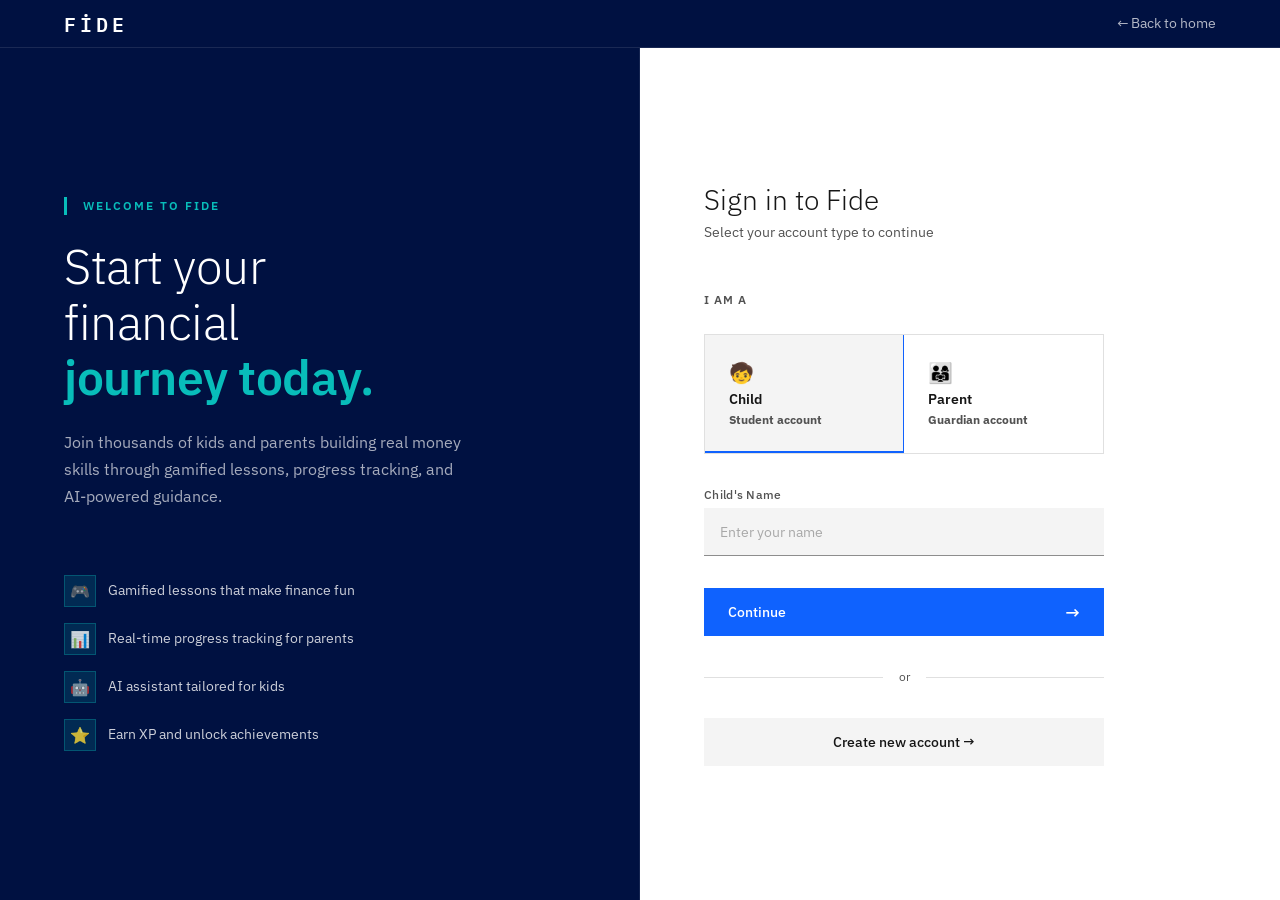
<file: pages/parent-dashboard.html>
<!DOCTYPE html>
<html lang="en" dir="ltr">
<head>
  <meta charset="UTF-8">
  <meta name="viewport" content="width=device-width, initial-scale=1.0">
  <title>Fide — Parent Dashboard</title>
  <link rel="preconnect" href="https://fonts.googleapis.com">
  <link href="https://fonts.googleapis.com/css2?family=IBM+Plex+Sans:wght@300;400;500;600;700&family=IBM+Plex+Mono:wght@300;400;600&display=swap" rel="stylesheet">
  <link rel="stylesheet" href="../styles/main.css">
  <link rel="stylesheet" href="../styles/dashboard.css">
  <style>
    body {
      background: var(--cds-layer-01);
      min-height: 100vh;
    }

    /* ── Header ─────────────────────────────────────────── */
    .dash-header {
      background: var(--fide-hero-bg);
      padding: 0 var(--cds-spacing-10);
      height: 48px;
      display: flex;
      align-items: center;
      justify-content: space-between;
      position: sticky;
      top: 0;
      z-index: 100;
      border-bottom: 1px solid rgba(255,255,255,0.1);
    }

    .dash-logo {
      font-family: 'IBM Plex Mono', monospace;
      font-size: 18px;
      font-weight: 600;
      color: var(--white);
      letter-spacing: 3px;
    }

    .dash-header-right {
      display: flex;
      align-items: center;
      gap: var(--cds-spacing-06);
    }

    .parent-badge {
      font-size: 12px;
      color: var(--fide-teal);
      font-weight: 600;
      letter-spacing: 1px;
      text-transform: uppercase;
      border: 1px solid rgba(8,189,186,0.3);
      padding: 4px var(--cds-spacing-04);
      font-family: 'IBM Plex Mono', monospace;
    }

    .dash-welcome {
      color: rgba(255,255,255,0.85);
      font-size: 13px;
      font-weight: 500;
    }

    .btn-logout {
      background: none;
      border: 1px solid rgba(255,255,255,0.2);
      color: rgba(255,255,255,0.7);
      font-size: 12px;
      padding: 4px var(--cds-spacing-04);
      cursor: pointer;
      font-family: 'IBM Plex Sans', sans-serif;
      transition: all 0.15s;
    }

    .btn-logout:hover {
      background: rgba(255,255,255,0.1);
      color: var(--white);
    }

    /* ── Banner ─────────────────────────────────────────── */
    .dash-banner {
      background: linear-gradient(120deg, var(--fide-hero-bg) 0%, var(--fide-hero-bg-2) 100%);
      padding: var(--cds-spacing-09) var(--cds-spacing-10);
      border-bottom: 1px solid rgba(255,255,255,0.08);
    }

    .dash-banner h2 {
      font-size: 32px;
      font-weight: 300;
      color: var(--white);
      margin-bottom: var(--cds-spacing-02);
    }

    .dash-banner h2 strong {
      font-weight: 600;
      color: var(--fide-teal);
    }

    .dash-banner p {
      color: rgba(255,255,255,0.6);
      font-size: 14px;
      margin: 0;
    }

    /* ── Main ───────────────────────────────────────────── */
    .dash-main {
      max-width: 1200px;
      margin: 0 auto;
      padding: var(--cds-spacing-08) var(--cds-spacing-10);
    }

    /* ── Stats Row ──────────────────────────────────────── */
    .stats-row {
      display: grid;
      grid-template-columns: repeat(4, 1fr);
      gap: 1px;
      background: var(--cds-border-subtle);
      border: 1px solid var(--cds-border-subtle);
      margin-bottom: var(--cds-spacing-08);
    }

    .stat-card {
      background: var(--cds-background);
      padding: var(--cds-spacing-07) var(--cds-spacing-07);
      display: flex;
      flex-direction: column;
      gap: var(--cds-spacing-02);
    }

    .stat-card-label {
      font-size: 12px;
      font-weight: 500;
      color: var(--cds-text-secondary);
      text-transform: uppercase;
      letter-spacing: 1px;
    }

    .stat-card-value {
      font-family: 'IBM Plex Mono', monospace;
      font-size: 36px;
      font-weight: 300;
      color: var(--cds-text-primary);
      line-height: 1;
    }

    .stat-card-value.accent  { color: var(--fide-teal); }
    .stat-card-value.primary { color: var(--cds-interactive); }
    .stat-card-value.success { color: var(--fide-accent); }

    .stat-card-sub {
      font-size: 12px;
      color: var(--cds-text-secondary);
    }

    /* ── Section Title ──────────────────────────────────── */
    .dash-section-title {
      font-size: 20px;
      font-weight: 400;
      color: var(--cds-text-primary);
      margin-bottom: var(--cds-spacing-06);
      padding-bottom: var(--cds-spacing-04);
      border-bottom: 1px solid var(--cds-border-subtle);
      display: flex;
      align-items: center;
      justify-content: space-between;
    }

    .dash-section-tag {
      font-size: 12px;
      color: var(--cds-interactive);
      font-weight: 500;
      font-family: 'IBM Plex Mono', monospace;
    }

    /* ── Child Card ─────────────────────────────────────── */
    .child-overview {
      background: var(--cds-background);
      border: 1px solid var(--cds-border-subtle);
      margin-bottom: var(--cds-spacing-08);
    }

    .child-overview-top {
      display: flex;
      align-items: center;
      justify-content: space-between;
      padding: var(--cds-spacing-07) var(--cds-spacing-08);
      border-bottom: 1px solid var(--cds-border-subtle);
    }

    .child-info {
      display: flex;
      align-items: center;
      gap: var(--cds-spacing-06);
    }

    .child-avatar {
      width: 56px;
      height: 56px;
      background: var(--fide-hero-bg);
      display: flex;
      align-items: center;
      justify-content: center;
      font-size: 28px;
      flex-shrink: 0;
    }

    .child-name {
      font-size: 20px;
      font-weight: 600;
      color: var(--cds-text-primary);
      margin-bottom: 4px;
    }

    .child-meta {
      font-size: 13px;
      color: var(--cds-text-secondary);
    }

    .child-status {
      display: flex;
      align-items: center;
      gap: var(--cds-spacing-02);
      font-size: 12px;
      color: var(--fide-accent);
      font-weight: 600;
      background: #defbe6;
      padding: 4px var(--cds-spacing-04);
    }

    /* ── Progress Section ───────────────────────────────── */
    .child-progress-section {
      padding: var(--cds-spacing-07) var(--cds-spacing-08);
    }

    .progress-header {
      display: flex;
      justify-content: space-between;
      align-items: center;
      margin-bottom: var(--cds-spacing-04);
    }

    .progress-label {
      font-size: 12px;
      font-weight: 500;
      color: var(--cds-text-secondary);
      text-transform: uppercase;
      letter-spacing: 1px;
    }

    .progress-value {
      font-family: 'IBM Plex Mono', monospace;
      font-size: 14px;
      font-weight: 600;
      color: var(--cds-text-primary);
    }

    .progress-bar-bg {
      height: 8px;
      background: var(--cds-layer-01);
      position: relative;
      margin-bottom: var(--cds-spacing-06);
    }

    .progress-bar-fill {
      height: 100%;
      background: var(--cds-interactive);
      transition: width 0.6s ease;
      width: 0%;
    }

    /* ── Lessons Breakdown ──────────────────────────────── */
    .lessons-breakdown {
      display: grid;
      grid-template-columns: repeat(4, 1fr);
      gap: 1px;
      background: var(--cds-border-subtle);
      border: 1px solid var(--cds-border-subtle);
      margin-bottom: var(--cds-spacing-08);
    }

    .lesson-stat {
      background: var(--cds-background);
      padding: var(--cds-spacing-06);
      display: flex;
      flex-direction: column;
      gap: var(--cds-spacing-03);
      transition: background 0.15s;
    }

    .lesson-stat:hover { background: var(--cds-layer-01); }

    .lesson-stat-icon { font-size: 24px; }

    .lesson-stat-name {
      font-size: 14px;
      font-weight: 600;
      color: var(--cds-text-primary);
    }

    .lesson-stat-status {
      font-size: 12px;
      font-weight: 500;
      display: flex;
      align-items: center;
      gap: 6px;
    }

    .lesson-stat-status.done    { color: var(--fide-accent); }
    .lesson-stat-status.pending { color: var(--cds-text-secondary); }

    /* ── Report Section ─────────────────────────────────── */
    .report-section {
      background: var(--cds-background);
      border: 1px solid var(--cds-border-subtle);
      padding: var(--cds-spacing-08);
      display: flex;
      align-items: center;
      justify-content: space-between;
      gap: var(--cds-spacing-08);
    }

    .report-text h3 {
      font-size: 18px;
      font-weight: 600;
      color: var(--cds-text-primary);
      margin-bottom: var(--cds-spacing-02);
    }

    .report-text p {
      font-size: 14px;
      color: var(--cds-text-secondary);
      margin: 0;
    }

    .btn-report {
      height: 48px;
      background: var(--cds-interactive);
      color: var(--white);
      border: none;
      font-size: 14px;
      font-weight: 500;
      font-family: 'IBM Plex Sans', sans-serif;
      cursor: pointer;
      transition: background 0.15s;
      display: flex;
      align-items: center;
      gap: var(--cds-spacing-04);
      padding: 0 var(--cds-spacing-07);
      white-space: nowrap;
    }

    .btn-report:hover { background: var(--cds-interactive-hover); }

    /* ── Tips Section ───────────────────────────────────── */
    .tips-grid {
      display: grid;
      grid-template-columns: repeat(3, 1fr);
      gap: 1px;
      background: var(--cds-border-subtle);
      border: 1px solid var(--cds-border-subtle);
    }

    .tip-card {
      background: var(--cds-background);
      padding: var(--cds-spacing-07);
      border-top: 3px solid var(--cds-interactive);
      transition: background 0.15s;
    }

    .tip-card:hover { background: var(--cds-layer-01); }

    .tip-icon {
      font-size: 24px;
      margin-bottom: var(--cds-spacing-04);
    }

    .tip-card h4 {
      font-size: 15px;
      font-weight: 600;
      color: var(--cds-text-primary);
      margin-bottom: var(--cds-spacing-03);
    }

    .tip-card p {
      font-size: 13px;
      color: var(--cds-text-secondary);
      line-height: 1.6;
      margin: 0;
    }

    /* ── Responsive ─────────────────────────────────────── */
    @media (max-width: 768px) {
      .dash-header        { padding: 0 var(--cds-spacing-06); }
      .dash-banner        { padding: var(--cds-spacing-07) var(--cds-spacing-06); }
      .dash-main          { padding: var(--cds-spacing-06); }
      .stats-row          { grid-template-columns: repeat(2, 1fr); }
      .lessons-breakdown  { grid-template-columns: repeat(2, 1fr); }
      .tips-grid          { grid-template-columns: 1fr; }
      .report-section     { flex-direction: column; align-items: flex-start; }
      .child-overview-top { flex-direction: column; align-items: flex-start; gap: 16px; }
    }
  </style>
</head>
<body>

  <!-- ── Header ──────────────────────────────────────────── -->
  <header class="dash-header">
    <div class="dash-logo">FİDE</div>
    <div class="dash-header-right">
      <div class="parent-badge">Parent Account</div>
      <div class="dash-welcome">Welcome, <span id="parentName">Parent</span></div>
      <button class="btn-logout" onclick="logout()">Sign out</button>
    </div>
  </header>

  <!-- ── Banner ──────────────────────────────────────────── -->
  <div class="dash-banner">
    <h2>Family <strong>Overview</strong></h2>
    <p>Track your child's financial learning journey in real time</p>
  </div>

  <!-- ── Main ────────────────────────────────────────────── -->
  <main class="dash-main">

    <!-- Stats Row -->
    <div class="stats-row">
      <div class="stat-card">
        <div class="stat-card-label">Children Linked</div>
        <div class="stat-card-value">1</div>
        <div class="stat-card-sub">Active accounts</div>
      </div>
      <div class="stat-card">
        <div class="stat-card-label">Total XP Earned</div>
        <div class="stat-card-value accent" id="totalFamilyXP">0</div>
        <div class="stat-card-sub">Points accumulated</div>
      </div>
      <div class="stat-card">
        <div class="stat-card-label">Lessons Done</div>
        <div class="stat-card-value primary" id="displayChildLessons">0 / 4</div>
        <div class="stat-card-sub">Out of 4 lessons</div>
      </div>
      <div class="stat-card">
        <div class="stat-card-label">Overall Progress</div>
        <div class="stat-card-value success" id="displayChildProgress">0%</div>
        <div class="stat-card-sub">Course completion</div>
      </div>
    </div>

    <!-- Child Overview -->
    <div class="dash-section-title">
      <span>Child Progress</span>
      <span class="dash-section-tag">Live data</span>
    </div>

    <div class="child-overview">
      <div class="child-overview-top">
        <div class="child-info">
          <div class="child-avatar">🦊</div>
          <div>
            <div class="child-name" id="displayChildName">Your Child</div>
            <div class="child-meta">Level 1 Trader · Active Student</div>
          </div>
        </div>
        <div class="child-status">● Active</div>
      </div>
      <div class="child-progress-section">
        <div class="progress-header">
          <span class="progress-label">Course Progress</span>
          <span class="progress-value" id="progressPercent">0%</span>
        </div>
        <div class="progress-bar-bg">
          <div class="progress-bar-fill" id="parentChildProgressFill"></div>
        </div>
      </div>
    </div>

    <!-- Lessons Breakdown -->
    <div class="dash-section-title">
      <span>Lessons Breakdown</span>
      <span class="dash-section-tag">4 total</span>
    </div>

    <div class="lessons-breakdown">
      <div class="lesson-stat">
        <div class="lesson-stat-icon">💰</div>
        <div class="lesson-stat-name">Saving</div>
        <div class="lesson-stat-status pending" id="status-lesson1">○ Not started</div>
      </div>
      <div class="lesson-stat">
        <div class="lesson-stat-icon">💼</div>
        <div class="lesson-stat-name">Earning</div>
        <div class="lesson-stat-status pending" id="status-lesson2">○ Not started</div>
      </div>
      <div class="lesson-stat">
        <div class="lesson-stat-icon">🛒</div>
        <div class="lesson-stat-name">Spending</div>
        <div class="lesson-stat-status pending" id="status-lesson3">○ Not started</div>
      </div>
      <div class="lesson-stat">
        <div class="lesson-stat-icon">📈</div>
        <div class="lesson-stat-name">Investing</div>
        <div class="lesson-stat-status pending" id="status-lesson4">○ Not started</div>
      </div>
    </div>

    <!-- Report -->
    <div class="dash-section-title">
      <span>Learning Report</span>
    </div>

    <div class="report-section">
      <div class="report-text">
        <h3>Generate Progress Report</h3>
        <p>Download a detailed summary of your child's learning journey, XP earned, and lessons completed.</p>
      </div>
      <button class="btn-report" onclick="generateReport()">
        <span>📄</span>
        <span>Generate Report →</span>
      </button>
    </div>

    <!-- Tips -->
    <div class="dash-section-title" style="margin-top: var(--cds-spacing-08);">
      <span>Parent Tips</span>
    </div>

    <div class="tips-grid">
      <div class="tip-card">
        <div class="tip-icon">💬</div>
        <h4>Talk about money</h4>
        <p>Have open conversations about budgeting and saving goals with your child regularly.</p>
      </div>
      <div class="tip-card">
        <div class="tip-icon">🎯</div>
        <h4>Set saving goals</h4>
        <p>Help your child set a small saving goal to practice what they learn in the lessons.</p>
      </div>
      <div class="tip-card">
        <div class="tip-icon">⭐</div>
        <h4>Celebrate progress</h4>
        <p>Reward your child when they complete lessons to keep them motivated and engaged.</p>
      </div>
    </div>

  </main>

  <script src="../js/dashboard.js"></script>
  <script>
    // Update lesson statuses from localStorage
    document.addEventListener('DOMContentLoaded', () => {
      const completedIds = JSON.parse(localStorage.getItem('completedLessonIds') || '[]');
      const progressEl   = document.getElementById('progressPercent');
      const progress     = localStorage.getItem('childProgress') || '0';

      if (progressEl) progressEl.innerText = progress + '%';

      completedIds.forEach(id => {
        const statusEl = document.getElementById(`status-lesson${id}`);
        if (statusEl) {
          statusEl.innerText = '✓ Completed';
          statusEl.classList.remove('pending');
          statusEl.classList.add('done');
        }
      });
    });
  </script>
</body>
</html>
</file>
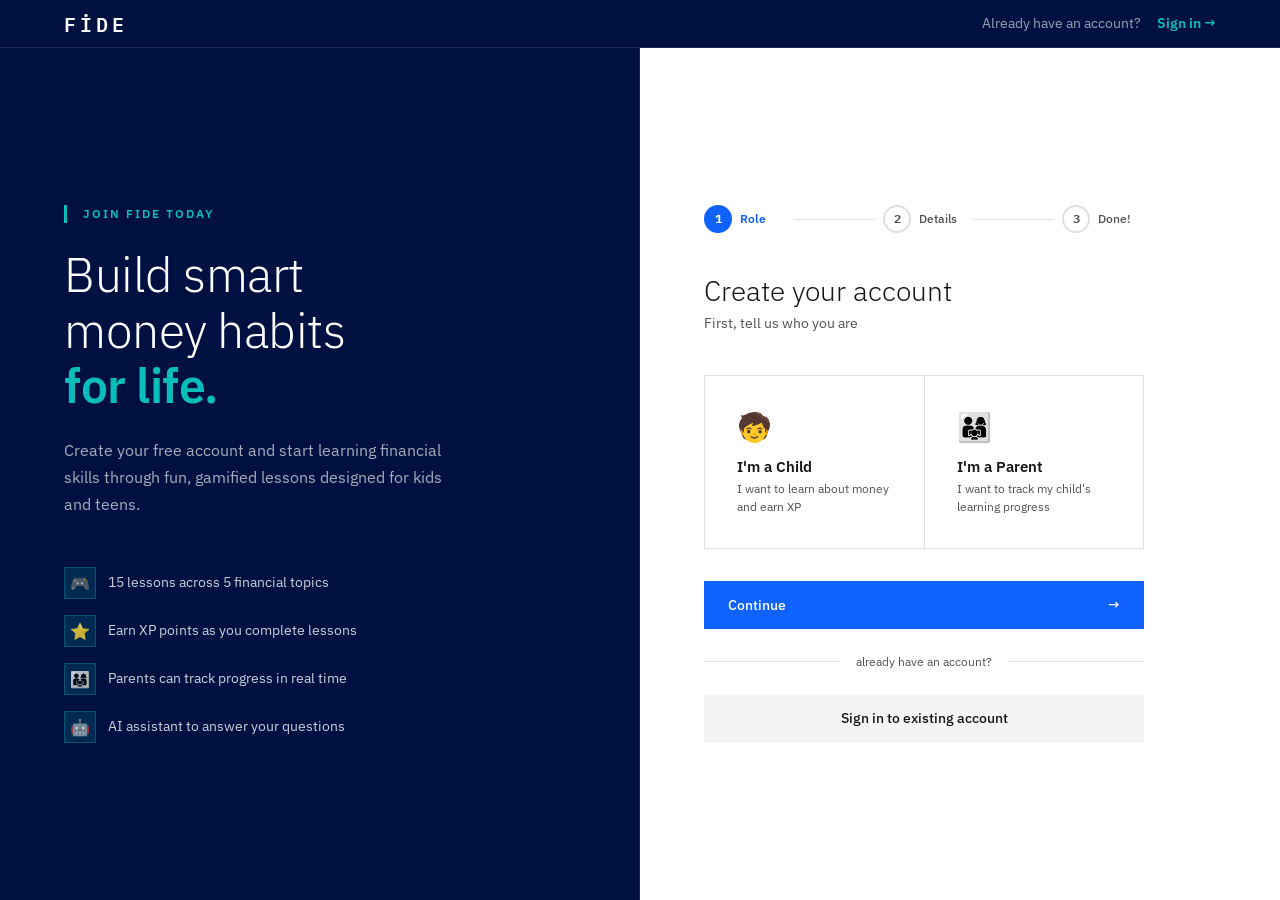
<file: pages/register.html>
<!DOCTYPE html>
<html lang="en" dir="ltr">
<head>
  <meta charset="UTF-8">
  <meta name="viewport" content="width=device-width, initial-scale=1.0">
  <title>Fide — Create Account</title>
  <link rel="preconnect" href="https://fonts.googleapis.com">
  <link href="https://fonts.googleapis.com/css2?family=IBM+Plex+Sans:wght@300;400;500;600;700&family=IBM+Plex+Mono:wght@300;400;600&display=swap" rel="stylesheet">
  <link rel="stylesheet" href="../styles/main.css">
  <style>
    body {
      background: var(--fide-hero-bg);
      min-height: 100vh;
      display: flex;
      flex-direction: column;
    }

    /* ── Navbar ─────────────────────────────────────────── */
    .reg-navbar {
      height: 48px;
      display: flex;
      align-items: center;
      justify-content: space-between;
      padding: 0 var(--cds-spacing-10);
      border-bottom: 1px solid rgba(255,255,255,0.1);
    }

    .reg-navbar .logo { color: var(--white); }

    .reg-navbar-right {
      display: flex;
      align-items: center;
      gap: var(--cds-spacing-05);
      font-size: 14px;
      color: rgba(255,255,255,0.6);
    }

    .reg-navbar-right a {
      color: var(--fide-teal);
      text-decoration: none;
      font-weight: 600;
    }

    /* ── Layout ─────────────────────────────────────────── */
    .reg-layout {
      flex: 1;
      display: grid;
      grid-template-columns: 1fr 1fr;
      min-height: calc(100vh - 48px);
    }

    /* ── Left Panel ─────────────────────────────────────── */
    .reg-left {
      padding: var(--cds-spacing-12) var(--cds-spacing-10);
      display: flex;
      flex-direction: column;
      justify-content: center;
      border-right: 1px solid rgba(255,255,255,0.08);
    }

    .reg-left-tag {
      font-size: 12px;
      font-weight: 600;
      color: var(--fide-teal);
      letter-spacing: 2px;
      text-transform: uppercase;
      margin-bottom: var(--cds-spacing-06);
      padding-left: var(--cds-spacing-05);
      border-left: 3px solid var(--fide-teal);
    }

    .reg-left h1 {
      font-size: 48px;
      font-weight: 300;
      color: var(--white);
      line-height: 1.15;
      margin-bottom: var(--cds-spacing-06);
    }

    .reg-left h1 strong {
      font-weight: 600;
      color: var(--fide-teal);
    }

    .reg-left p {
      font-size: 16px;
      color: rgba(255,255,255,0.65);
      line-height: 1.7;
      max-width: 400px;
      margin-bottom: var(--cds-spacing-09);
    }

    .reg-features {
      display: flex;
      flex-direction: column;
      gap: var(--cds-spacing-05);
    }

    .reg-feature-item {
      display: flex;
      align-items: center;
      gap: var(--cds-spacing-04);
      color: rgba(255,255,255,0.8);
      font-size: 14px;
    }

    .reg-feature-icon {
      width: 32px;
      height: 32px;
      background: rgba(8,189,186,0.15);
      border: 1px solid rgba(8,189,186,0.3);
      display: flex;
      align-items: center;
      justify-content: center;
      font-size: 16px;
      flex-shrink: 0;
    }

    /* ── Right Panel ─────────────────────────────────────── */
    .reg-right {
      background: var(--cds-background);
      display: flex;
      flex-direction: column;
      justify-content: center;
      padding: var(--cds-spacing-10) var(--cds-spacing-10);
      overflow-y: auto;
    }

    .reg-form-wrap {
      max-width: 440px;
      width: 100%;
    }

    .reg-form-title {
      font-size: 28px;
      font-weight: 300;
      color: var(--cds-text-primary);
      margin-bottom: var(--cds-spacing-02);
    }

    .reg-form-subtitle {
      font-size: 14px;
      color: var(--cds-text-secondary);
      margin-bottom: var(--cds-spacing-08);
    }

    /* ── Step Indicator ─────────────────────────────────── */
    .step-indicator {
      display: flex;
      align-items: center;
      gap: 0;
      margin-bottom: var(--cds-spacing-08);
    }

    .step-item {
      display: flex;
      align-items: center;
      gap: var(--cds-spacing-03);
      flex: 1;
    }

    .step-circle {
      width: 28px;
      height: 28px;
      border-radius: 50%;
      border: 2px solid var(--cds-border-subtle);
      display: flex;
      align-items: center;
      justify-content: center;
      font-size: 12px;
      font-weight: 700;
      color: var(--cds-text-secondary);
      font-family: 'IBM Plex Mono', monospace;
      flex-shrink: 0;
      transition: all 0.3s;
    }

    .step-circle.active {
      border-color: var(--cds-interactive);
      background: var(--cds-interactive);
      color: var(--white);
    }

    .step-circle.done {
      border-color: var(--fide-accent);
      background: var(--fide-accent);
      color: var(--white);
    }

    .step-label {
      font-size: 12px;
      color: var(--cds-text-secondary);
      font-weight: 500;
    }

    .step-label.active { color: var(--cds-interactive); font-weight: 600; }

    .step-line {
      height: 1px;
      background: var(--cds-border-subtle);
      flex: 1;
      margin: 0 var(--cds-spacing-03);
    }

    /* ── Steps ───────────────────────────────────────────── */
    .reg-step { display: none; }
    .reg-step.active { display: block; }

    /* ── Role Cards ─────────────────────────────────────── */
    .role-cards {
      display: grid;
      grid-template-columns: 1fr 1fr;
      gap: 1px;
      background: var(--cds-border-subtle);
      border: 1px solid var(--cds-border-subtle);
      margin-bottom: var(--cds-spacing-07);
    }

    .role-card {
      background: var(--cds-background);
      padding: var(--cds-spacing-07);
      cursor: pointer;
      transition: background 0.15s;
      border: none;
      font-family: 'IBM Plex Sans', sans-serif;
      text-align: left;
      position: relative;
    }

    .role-card:hover { background: var(--cds-layer-01); }

    .role-card.selected {
      background: var(--cds-layer-01);
      border-bottom: 2px solid var(--cds-interactive);
    }

    .role-card-icon { font-size: 28px; margin-bottom: var(--cds-spacing-04); display: block; }

    .role-card-title {
      font-size: 15px;
      font-weight: 600;
      color: var(--cds-text-primary);
      margin-bottom: var(--cds-spacing-02);
    }

    .role-card-desc {
      font-size: 12px;
      color: var(--cds-text-secondary);
      line-height: 1.5;
    }

    .role-card-check {
      position: absolute;
      top: var(--cds-spacing-04);
      right: var(--cds-spacing-04);
      width: 20px;
      height: 20px;
      border-radius: 50%;
      background: var(--cds-interactive);
      color: var(--white);
      font-size: 11px;
      display: none;
      align-items: center;
      justify-content: center;
    }

    .role-card.selected .role-card-check { display: flex; }

    /* ── Carbon Input ────────────────────────────────────── */
    .cds-field {
      margin-bottom: var(--cds-spacing-06);
    }

    .cds-label {
      display: block;
      font-size: 12px;
      font-weight: 500;
      color: var(--cds-text-secondary);
      margin-bottom: var(--cds-spacing-02);
      letter-spacing: 0.3px;
    }

    .cds-input {
      width: 100%;
      height: 48px;
      padding: 0 var(--cds-spacing-05);
      background: var(--cds-layer-01);
      border: none;
      border-bottom: 1px solid var(--cds-border-strong);
      color: var(--cds-text-primary);
      font-size: 14px;
      font-family: 'IBM Plex Sans', sans-serif;
      outline: none;
      transition: border-color 0.15s;
    }

    .cds-input:focus {
      border-bottom: 2px solid var(--cds-interactive);
      background: var(--cds-layer-02);
    }

    .cds-input::placeholder { color: var(--cds-text-placeholder); }

    /* ── Age Groups ──────────────────────────────────────── */
    .age-groups {
      display: grid;
      grid-template-columns: repeat(2, 1fr);
      gap: 1px;
      background: var(--cds-border-subtle);
      border: 1px solid var(--cds-border-subtle);
      margin-bottom: var(--cds-spacing-07);
    }

    .age-group-btn {
      background: var(--cds-background);
      padding: var(--cds-spacing-05) var(--cds-spacing-06);
      cursor: pointer;
      transition: background 0.15s;
      border: none;
      font-family: 'IBM Plex Sans', sans-serif;
      text-align: left;
      display: flex;
      flex-direction: column;
      gap: var(--cds-spacing-01);
    }

    .age-group-btn:hover { background: var(--cds-layer-01); }

    .age-group-btn.selected {
      background: var(--cds-layer-01);
      border-bottom: 2px solid var(--cds-interactive);
    }

    .age-group-range {
      font-family: 'IBM Plex Mono', monospace;
      font-size: 16px;
      font-weight: 600;
      color: var(--cds-text-primary);
    }

    .age-group-label {
      font-size: 12px;
      color: var(--cds-text-secondary);
    }

    /* ── Buttons ─────────────────────────────────────────── */
    .btn-reg-next {
      width: 100%;
      height: 48px;
      background: var(--cds-interactive);
      color: var(--white);
      border: none;
      font-size: 14px;
      font-weight: 500;
      font-family: 'IBM Plex Sans', sans-serif;
      cursor: pointer;
      transition: background 0.15s;
      display: flex;
      align-items: center;
      justify-content: space-between;
      padding: 0 var(--cds-spacing-06);
      margin-top: var(--cds-spacing-06);
    }

    .btn-reg-next:hover { background: var(--cds-interactive-hover); }

    .btn-reg-back {
      width: 100%;
      height: 48px;
      background: var(--cds-layer-01);
      color: var(--cds-text-primary);
      border: none;
      font-size: 14px;
      font-weight: 500;
      font-family: 'IBM Plex Sans', sans-serif;
      cursor: pointer;
      transition: background 0.15s;
      display: flex;
      align-items: center;
      justify-content: center;
      margin-top: var(--cds-spacing-03);
    }

    .btn-reg-back:hover { background: var(--cds-layer-hover-01); }

    /* ── Error ───────────────────────────────────────────── */
    .reg-error {
      color: var(--cds-support-error);
      font-size: 12px;
      font-weight: 500;
      padding: var(--cds-spacing-04);
      background: #fff1f1;
      border-left: 3px solid var(--cds-support-error);
      margin-top: var(--cds-spacing-04);
      display: none;
    }

    /* ── Success ─────────────────────────────────────────── */
    .success-screen {
      text-align: center;
      padding: var(--cds-spacing-08) 0;
    }

    .success-icon {
      font-size: 64px;
      margin-bottom: var(--cds-spacing-06);
    }

    .success-screen h3 {
      font-size: 28px;
      font-weight: 300;
      color: var(--cds-text-primary);
      margin-bottom: var(--cds-spacing-03);
    }

    .success-screen h3 strong { font-weight: 600; color: var(--fide-accent); }

    .success-screen p {
      font-size: 15px;
      color: var(--cds-text-secondary);
      margin-bottom: var(--cds-spacing-07);
    }

    .btn-go-dashboard {
      width: 100%;
      height: 52px;
      background: var(--fide-accent);
      color: var(--white);
      border: none;
      font-size: 15px;
      font-weight: 600;
      font-family: 'IBM Plex Sans', sans-serif;
      cursor: pointer;
      transition: opacity 0.15s;
      display: flex;
      align-items: center;
      justify-content: space-between;
      padding: 0 var(--cds-spacing-07);
      text-decoration: none;
    }

    .btn-go-dashboard:hover { opacity: 0.9; }

    /* ── Divider ─────────────────────────────────────────── */
    .reg-divider {
      display: flex;
      align-items: center;
      gap: var(--cds-spacing-05);
      margin: var(--cds-spacing-06) 0;
    }

    .reg-divider-line {
      flex: 1;
      height: 1px;
      background: var(--cds-border-subtle);
    }

    .reg-divider-text {
      font-size: 12px;
      color: var(--cds-text-secondary);
    }

    /* ── Responsive ──────────────────────────────────────── */
    @media (max-width: 768px) {
      .reg-layout { grid-template-columns: 1fr; }
      .reg-left   { display: none; }
      .reg-right  { padding: var(--cds-spacing-08) var(--cds-spacing-06); }
      .reg-navbar { padding: 0 var(--cds-spacing-06); }
    }
  </style>
</head>
<body>

  <!-- ── Navbar ──────────────────────────────────────────── -->
  <nav class="reg-navbar">
    <div class="logo">FİDE</div>
    <div class="reg-navbar-right">
      Already have an account?
      <a href="login.html">Sign in →</a>
    </div>
  </nav>

  <!-- ── Layout ──────────────────────────────────────────── -->
  <div class="reg-layout">

    <!-- Left Panel -->
    <div class="reg-left">
      <div class="reg-left-tag">Join Fide Today</div>
      <h1>Build smart<br>money habits<br><strong>for life.</strong></h1>
      <p>Create your free account and start learning financial skills through fun, gamified lessons designed for kids and teens.</p>
      <div class="reg-features">
        <div class="reg-feature-item">
          <div class="reg-feature-icon">🎮</div>
          <span>15 lessons across 5 financial topics</span>
        </div>
        <div class="reg-feature-item">
          <div class="reg-feature-icon">⭐</div>
          <span>Earn XP points as you complete lessons</span>
        </div>
        <div class="reg-feature-item">
          <div class="reg-feature-icon">👨‍👩‍👧</div>
          <span>Parents can track progress in real time</span>
        </div>
        <div class="reg-feature-item">
          <div class="reg-feature-icon">🤖</div>
          <span>AI assistant to answer your questions</span>
        </div>
      </div>
    </div>

    <!-- Right Panel -->
    <div class="reg-right">
      <div class="reg-form-wrap">

        <!-- Step Indicator -->
        <div class="step-indicator">
          <div class="step-item">
            <div class="step-circle active" id="circle-1">1</div>
            <span class="step-label active" id="label-1">Role</span>
          </div>
          <div class="step-line"></div>
          <div class="step-item">
            <div class="step-circle" id="circle-2">2</div>
            <span class="step-label" id="label-2">Details</span>
          </div>
          <div class="step-line"></div>
          <div class="step-item">
            <div class="step-circle" id="circle-3">3</div>
            <span class="step-label" id="label-3">Done!</span>
          </div>
        </div>

        <!-- ── Step 1: Role ─────────────────────────────── -->
        <div class="reg-step active" id="step-1">
          <h2 class="reg-form-title">Create your account</h2>
          <p class="reg-form-subtitle">First, tell us who you are</p>

          <div class="role-cards">
            <button class="role-card" id="role-child" onclick="selectRole('child')">
              <span class="role-card-icon">🧒</span>
              <div class="role-card-title">I'm a Child</div>
              <div class="role-card-desc">I want to learn about money and earn XP</div>
              <div class="role-card-check">✓</div>
            </button>
            <button class="role-card" id="role-parent" onclick="selectRole('parent')">
              <span class="role-card-icon">👨‍👩‍👧</span>
              <div class="role-card-title">I'm a Parent</div>
              <div class="role-card-desc">I want to track my child's learning progress</div>
              <div class="role-card-check">✓</div>
            </button>
          </div>

          <button class="btn-reg-next" onclick="goToStep2()">
            <span>Continue</span>
            <span>→</span>
          </button>
          <div class="reg-error" id="error-1">Please select your role to continue.</div>

          <div class="reg-divider">
            <div class="reg-divider-line"></div>
            <span class="reg-divider-text">already have an account?</span>
            <div class="reg-divider-line"></div>
          </div>
          <a href="login.html" style="
            display: flex; align-items: center; justify-content: center;
            height: 48px; background: var(--cds-layer-01);
            color: var(--cds-text-primary); text-decoration: none;
            font-size: 14px; font-weight: 500;
            font-family: 'IBM Plex Sans', sans-serif;
            transition: background 0.15s;
          ">Sign in to existing account</a>
        </div>

        <!-- ── Step 2: Details ──────────────────────────── -->
        <div class="reg-step" id="step-2">
          <h2 class="reg-form-title" id="step2-title">Enter your details</h2>
          <p class="reg-form-subtitle" id="step2-subtitle">Fill in your information to get started</p>

          <div class="cds-field">
            <label class="cds-label">Full Name</label>
            <input class="cds-input" type="text" id="reg-name" placeholder="Enter your name" autocomplete="off">
          </div>

          <!-- Age group — only for child -->
          <div id="age-group-section" style="display:none;">
            <label class="cds-label" style="margin-bottom: var(--cds-spacing-04); display:block;">
              Your Age Group
            </label>
            <div class="age-groups">
              <button class="age-group-btn" onclick="selectAge(this, '7-9')">
                <span class="age-group-range">7 – 9</span>
                <span class="age-group-label">Early Learner</span>
              </button>
              <button class="age-group-btn" onclick="selectAge(this, '9-12')">
                <span class="age-group-range">9 – 12</span>
                <span class="age-group-label">Growing Saver</span>
              </button>
              <button class="age-group-btn" onclick="selectAge(this, '12-16')">
                <span class="age-group-range">12 – 16</span>
                <span class="age-group-label">Smart Spender</span>
              </button>
              <button class="age-group-btn" onclick="selectAge(this, '16-18')">
                <span class="age-group-range">16 – 18</span>
                <span class="age-group-label">Future Investor</span>
              </button>
            </div>
          </div>

          <button class="btn-reg-next" onclick="goToStep3()">
            <span>Create Account</span>
            <span>→</span>
          </button>
          <div class="reg-error" id="error-2"></div>
          <button class="btn-reg-back" onclick="goToStep1()">← Back</button>
        </div>

        <!-- ── Step 3: Success ──────────────────────────── -->
        <div class="reg-step" id="step-3">
          <div class="success-screen">
            <div class="success-icon">🎉</div>
            <h3>Welcome to <strong>Fide!</strong></h3>
            <p id="success-msg">Your account has been created. Start learning and earning XP!</p>
            <a href="#" class="btn-go-dashboard" id="dashboardBtn">
              <span>Go to Dashboard →</span>
              <span>⭐</span>
            </a>
          </div>
        </div>

      </div>
    </div>
  </div>

  <script>
    // ── State ──────────────────────────────────────────────
    let selectedRole = null;
    let selectedAge  = null;

    // ── Select Role ────────────────────────────────────────
    function selectRole(role) {
      selectedRole = role;
      document.querySelectorAll('.role-card').forEach(c => c.classList.remove('selected'));
      document.getElementById(`role-${role}`).classList.add('selected');
      document.getElementById('error-1').style.display = 'none';

      // Show/hide age section preview
      if (role === 'child') {
        document.getElementById('step2-title').innerText    = 'Tell us about yourself';
        document.getElementById('step2-subtitle').innerText = 'We\'ll personalize your learning experience';
      } else {
        document.getElementById('step2-title').innerText    = 'Parent details';
        document.getElementById('step2-subtitle').innerText = 'Create your guardian account';
      }
    }

    // ── Select Age ─────────────────────────────────────────
    function selectAge(btn, age) {
      selectedAge = age;
      document.querySelectorAll('.age-group-btn').forEach(b => b.classList.remove('selected'));
      btn.classList.add('selected');
    }

    // ── Step Navigation ────────────────────────────────────
    function goToStep2() {
      if (!selectedRole) {
        document.getElementById('error-1').style.display = 'block';
        return;
      }

      // Show age section only for child
      document.getElementById('age-group-section').style.display =
        selectedRole === 'child' ? 'block' : 'none';

      showStep(2);
    }

    function goToStep1() { showStep(1); }

    function goToStep3() {
      const name = document.getElementById('reg-name').value.trim();
      const errorEl = document.getElementById('error-2');

      // Validate name
      if (!name) {
        errorEl.innerText       = 'Please enter your name.';
        errorEl.style.display   = 'block';
        return;
      }

      // Validate age for child
      if (selectedRole === 'child' && !selectedAge) {
        errorEl.innerText       = 'Please select your age group.';
        errorEl.style.display   = 'block';
        return;
      }

      errorEl.style.display = 'none';

      // Save to localStorage
      localStorage.setItem('userName', name);
      localStorage.setItem('userType', selectedRole);
      if (selectedAge) localStorage.setItem('ageGroup', selectedAge);

      // Update success message
      document.getElementById('success-msg').innerText =
        `Welcome, ${name}! Your ${selectedRole} account is ready. Start your financial journey now!`;

      // Set dashboard link
      const dashLink = selectedRole === 'child'
        ? 'child-dashboard.html'
        : 'parent-dashboard.html';
      document.getElementById('dashboardBtn').href = dashLink;

      showStep(3);
    }

    // ── Show Step ──────────────────────────────────────────
    function showStep(num) {
      // Hide all steps
      document.querySelectorAll('.reg-step').forEach(s => s.classList.remove('active'));
      document.getElementById(`step-${num}`).classList.add('active');

      // Update step indicator
      for (let i = 1; i <= 3; i++) {
        const circle = document.getElementById(`circle-${i}`);
        const label  = document.getElementById(`label-${i}`);

        if (i < num) {
          circle.className = 'step-circle done';
          circle.innerText = '✓';
          label.className  = 'step-label';
        } else if (i === num) {
          circle.className = 'step-circle active';
          circle.innerText = i;
          label.className  = 'step-label active';
        } else {
          circle.className = 'step-circle';
          circle.innerText = i;
          label.className  = 'step-label';
        }
      }
    }
  </script>
</body>
</html>
</file>
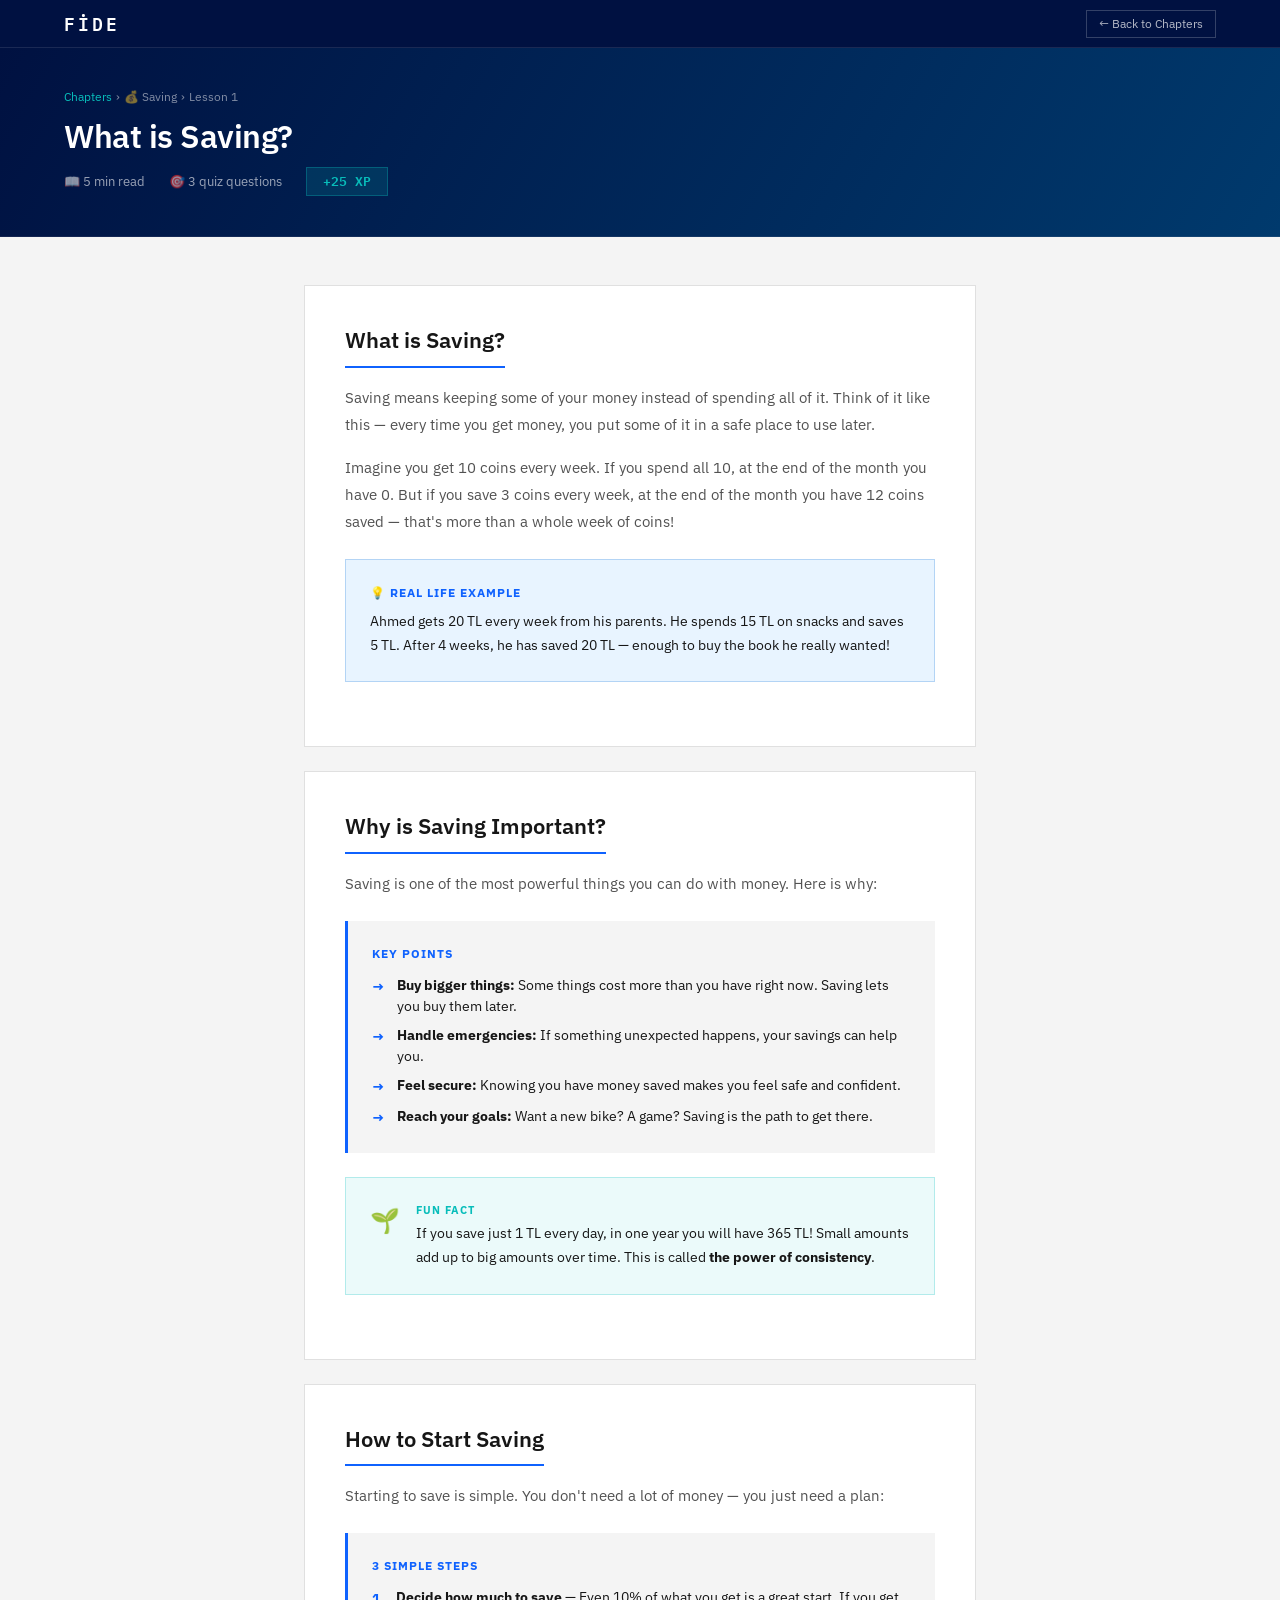
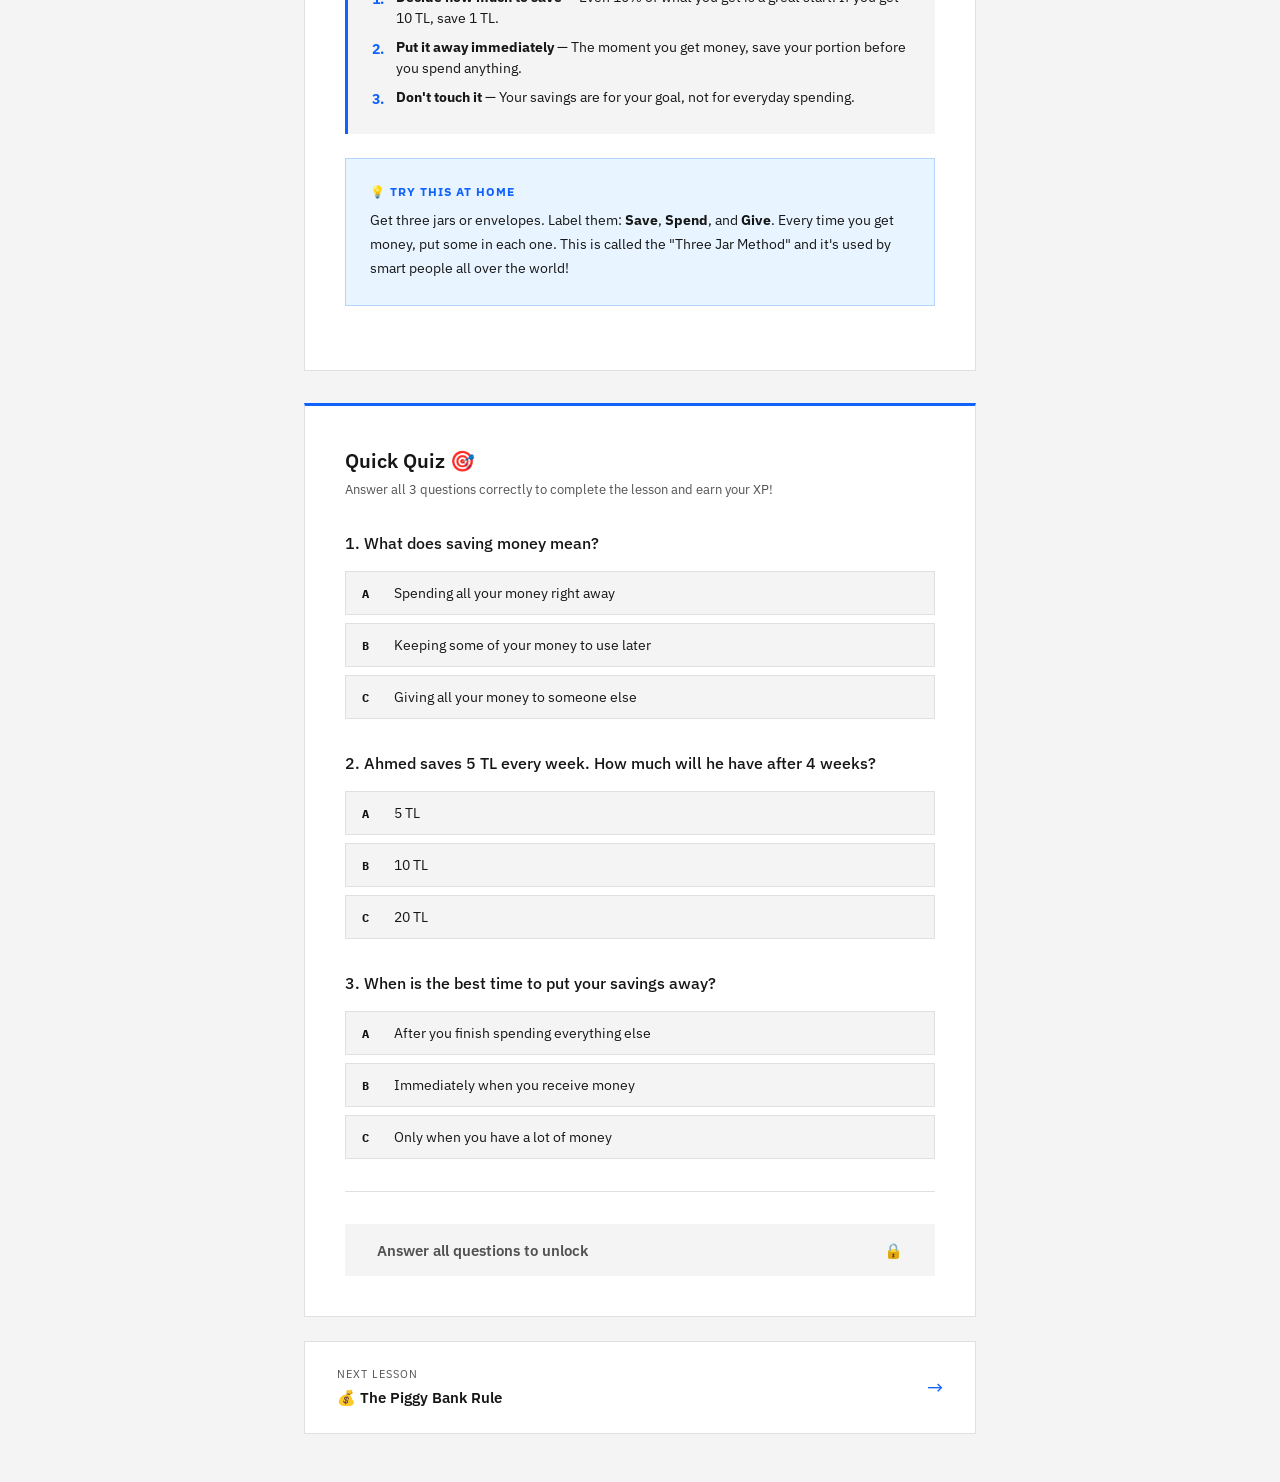
<file: pages/lessons/saving-1.html>
<!DOCTYPE html>
<html lang="en" dir="ltr">
<head>
  <meta charset="UTF-8">
  <meta name="viewport" content="width=device-width, initial-scale=1.0">
  <title>Fide — What is Saving?</title>
  <link rel="preconnect" href="https://fonts.googleapis.com">
  <link href="https://fonts.googleapis.com/css2?family=IBM+Plex+Sans:wght@300;400;500;600;700&family=IBM+Plex+Mono:wght@300;400;600&display=swap" rel="stylesheet">
  <link rel="stylesheet" href="../../styles/main.css">
  <style>
    body { background: var(--cds-layer-01); min-height: 100vh; }

    /* ── Header ─────────────────────────────────────────── */
    .lesson-header {
      background: var(--fide-hero-bg);
      padding: 0 var(--cds-spacing-10);
      height: 48px;
      display: flex;
      align-items: center;
      justify-content: space-between;
      position: sticky;
      top: 0;
      z-index: 100;
      border-bottom: 1px solid rgba(255,255,255,0.1);
    }

    .lesson-logo {
      font-family: 'IBM Plex Mono', monospace;
      font-size: 18px;
      font-weight: 600;
      color: var(--white);
      letter-spacing: 3px;
    }

    .btn-back {
      background: none;
      border: 1px solid rgba(255,255,255,0.2);
      color: rgba(255,255,255,0.7);
      font-size: 12px;
      padding: 4px var(--cds-spacing-04);
      cursor: pointer;
      font-family: 'IBM Plex Sans', sans-serif;
      text-decoration: none;
      transition: all 0.15s;
    }

    .btn-back:hover {
      background: rgba(255,255,255,0.1);
      color: var(--white);
    }

    /* ── Lesson Banner ───────────────────────────────────── */
    .lesson-banner {
      background: linear-gradient(120deg, var(--fide-hero-bg) 0%, var(--fide-hero-bg-2) 100%);
      padding: var(--cds-spacing-08) var(--cds-spacing-10);
      border-bottom: 1px solid rgba(255,255,255,0.08);
    }

    .lesson-breadcrumb {
      font-size: 12px;
      color: rgba(255,255,255,0.5);
      margin-bottom: var(--cds-spacing-04);
      display: flex;
      align-items: center;
      gap: var(--cds-spacing-02);
    }

    .lesson-breadcrumb a {
      color: var(--fide-teal);
      text-decoration: none;
    }

    .lesson-banner h1 {
      font-size: 32px;
      font-weight: 300;
      color: var(--white);
      margin-bottom: var(--cds-spacing-03);
    }

    .lesson-banner h1 strong { font-weight: 600; }

    .lesson-meta {
      display: flex;
      align-items: center;
      gap: var(--cds-spacing-06);
      margin-top: var(--cds-spacing-04);
    }

    .lesson-meta-item {
      font-size: 13px;
      color: rgba(255,255,255,0.6);
      display: flex;
      align-items: center;
      gap: 6px;
    }

    .lesson-xp-badge {
      font-family: 'IBM Plex Mono', monospace;
      font-size: 13px;
      font-weight: 600;
      color: var(--fide-teal);
      background: rgba(8,189,186,0.15);
      border: 1px solid rgba(8,189,186,0.3);
      padding: 4px var(--cds-spacing-05);
    }

    /* ── Lesson Body ─────────────────────────────────────── */
    .lesson-body {
      max-width: 800px;
      margin: 0 auto;
      padding: var(--cds-spacing-09) var(--cds-spacing-10);
    }

    /* ── Content Sections ────────────────────────────────── */
    .content-section {
      background: var(--cds-background);
      border: 1px solid var(--cds-border-subtle);
      padding: var(--cds-spacing-08);
      margin-bottom: var(--cds-spacing-06);
    }

    .content-section h2 {
      font-size: 22px;
      font-weight: 600;
      color: var(--cds-text-primary);
      margin-bottom: var(--cds-spacing-05);
      padding-bottom: var(--cds-spacing-04);
      border-bottom: 2px solid var(--cds-interactive);
      display: inline-block;
    }

    .content-section p {
      font-size: 15px;
      color: var(--cds-text-secondary);
      line-height: 1.8;
      margin-bottom: var(--cds-spacing-05);
    }

    .content-section p:last-child { margin-bottom: 0; }

    /* ── Key Points ──────────────────────────────────────── */
    .key-points {
      background: var(--cds-layer-01);
      border-left: 3px solid var(--cds-interactive);
      padding: var(--cds-spacing-06);
      margin: var(--cds-spacing-06) 0;
    }

    .key-points-title {
      font-size: 12px;
      font-weight: 700;
      color: var(--cds-interactive);
      text-transform: uppercase;
      letter-spacing: 1px;
      margin-bottom: var(--cds-spacing-04);
    }

    .key-point {
      display: flex;
      align-items: flex-start;
      gap: var(--cds-spacing-04);
      margin-bottom: var(--cds-spacing-03);
      font-size: 14px;
      color: var(--cds-text-primary);
    }

    .key-point:last-child { margin-bottom: 0; }

    .key-point-icon {
      color: var(--cds-interactive);
      font-weight: 700;
      flex-shrink: 0;
      margin-top: 2px;
    }

    /* ── Example Box ─────────────────────────────────────── */
    .example-box {
      background: #e8f4ff;
      border: 1px solid #b3d4f5;
      padding: var(--cds-spacing-06);
      margin: var(--cds-spacing-06) 0;
    }

    .example-box-title {
      font-size: 12px;
      font-weight: 700;
      color: var(--cds-interactive);
      text-transform: uppercase;
      letter-spacing: 1px;
      margin-bottom: var(--cds-spacing-03);
    }

    .example-box p {
      font-size: 14px;
      color: var(--cds-text-primary);
      line-height: 1.7;
      margin: 0;
    }

    /* ── Fun Fact ─────────────────────────────────────────── */
    .fun-fact {
      background: rgba(8,189,186,0.08);
      border: 1px solid rgba(8,189,186,0.25);
      padding: var(--cds-spacing-06);
      margin: var(--cds-spacing-06) 0;
      display: flex;
      gap: var(--cds-spacing-05);
      align-items: flex-start;
    }

    .fun-fact-icon { font-size: 24px; flex-shrink: 0; }

    .fun-fact-text {
      font-size: 14px;
      color: var(--cds-text-primary);
      line-height: 1.7;
    }

    .fun-fact-label {
      font-size: 11px;
      font-weight: 700;
      color: var(--fide-teal);
      text-transform: uppercase;
      letter-spacing: 1px;
      margin-bottom: 4px;
    }

    /* ── Quiz Section ────────────────────────────────────── */
    .quiz-section {
      background: var(--cds-background);
      border: 1px solid var(--cds-border-subtle);
      border-top: 3px solid var(--cds-interactive);
      padding: var(--cds-spacing-08);
      margin-top: var(--cds-spacing-07);
    }

    .quiz-title {
      font-size: 20px;
      font-weight: 600;
      color: var(--cds-text-primary);
      margin-bottom: var(--cds-spacing-02);
    }

    .quiz-subtitle {
      font-size: 13px;
      color: var(--cds-text-secondary);
      margin-bottom: var(--cds-spacing-07);
    }

    .quiz-question {
      margin-bottom: var(--cds-spacing-07);
    }

    .quiz-q-text {
      font-size: 16px;
      font-weight: 500;
      color: var(--cds-text-primary);
      margin-bottom: var(--cds-spacing-05);
    }

    .quiz-options {
      display: flex;
      flex-direction: column;
      gap: var(--cds-spacing-03);
    }

    .quiz-option {
      display: flex;
      align-items: center;
      gap: var(--cds-spacing-04);
      padding: var(--cds-spacing-04) var(--cds-spacing-05);
      background: var(--cds-layer-01);
      border: 1px solid var(--cds-border-subtle);
      cursor: pointer;
      transition: all 0.15s;
      font-size: 14px;
      color: var(--cds-text-primary);
      font-family: 'IBM Plex Sans', sans-serif;
      text-align: left;
      width: 100%;
    }

    .quiz-option:hover { background: #e8f4ff; border-color: var(--cds-interactive); }
    .quiz-option.correct { background: #defbe6; border-color: var(--fide-accent); color: var(--fide-accent); }
    .quiz-option.wrong   { background: #fff1f1; border-color: var(--cds-support-error); color: var(--cds-support-error); }

    .quiz-option-letter {
      font-family: 'IBM Plex Mono', monospace;
      font-size: 12px;
      font-weight: 700;
      width: 20px;
      flex-shrink: 0;
    }

    /* ── Quiz Feedback ───────────────────────────────────── */
    .quiz-feedback {
      margin-top: var(--cds-spacing-04);
      padding: var(--cds-spacing-04) var(--cds-spacing-05);
      font-size: 14px;
      font-weight: 500;
      display: none;
    }

    .quiz-feedback.correct { background: #defbe6; color: var(--fide-accent); border-left: 3px solid var(--fide-accent); }
    .quiz-feedback.wrong   { background: #fff1f1; color: var(--cds-support-error); border-left: 3px solid var(--cds-support-error); }

    /* ── Complete Button ─────────────────────────────────── */
    .complete-section {
      margin-top: var(--cds-spacing-07);
      padding-top: var(--cds-spacing-07);
      border-top: 1px solid var(--cds-border-subtle);
    }

    .btn-complete {
      width: 100%;
      height: 52px;
      background: var(--cds-interactive);
      color: var(--white);
      border: none;
      font-size: 15px;
      font-weight: 600;
      font-family: 'IBM Plex Sans', sans-serif;
      cursor: pointer;
      transition: background 0.15s;
      display: flex;
      align-items: center;
      justify-content: space-between;
      padding: 0 var(--cds-spacing-07);
    }

    .btn-complete:hover   { background: var(--cds-interactive-hover); }
    .btn-complete:disabled {
      background: var(--cds-layer-01);
      color: var(--cds-text-secondary);
      cursor: not-allowed;
    }

    .btn-complete.done {
      background: var(--fide-accent);
      cursor: not-allowed;
    }

    /* ── Next Lesson ─────────────────────────────────────── */
    .next-lesson {
      display: flex;
      align-items: center;
      justify-content: space-between;
      background: var(--cds-background);
      border: 1px solid var(--cds-border-subtle);
      padding: var(--cds-spacing-06) var(--cds-spacing-07);
      margin-top: var(--cds-spacing-06);
      text-decoration: none;
      transition: background 0.15s;
    }

    .next-lesson:hover { background: var(--cds-layer-01); }

    .next-lesson-label {
      font-size: 11px;
      color: var(--cds-text-secondary);
      text-transform: uppercase;
      letter-spacing: 1px;
      margin-bottom: 4px;
    }

    .next-lesson-title {
      font-size: 15px;
      font-weight: 600;
      color: var(--cds-text-primary);
    }

    .next-lesson-arrow {
      font-size: 20px;
      color: var(--cds-interactive);
    }

    /* ── Responsive ─────────────────────────────────────── */
    @media (max-width: 768px) {
      .lesson-header { padding: 0 var(--cds-spacing-06); }
      .lesson-banner { padding: var(--cds-spacing-07) var(--cds-spacing-06); }
      .lesson-body   { padding: var(--cds-spacing-06); }
    }
  </style>
</head>
<body>

  <!-- ── Header ──────────────────────────────────────────── -->
  <header class="lesson-header">
    <div class="lesson-logo">FİDE</div>
    <a href="../chapters.html" class="btn-back">← Back to Chapters</a>
  </header>

  <!-- ── Banner ──────────────────────────────────────────── -->
  <div class="lesson-banner">
    <div class="lesson-breadcrumb">
      <a href="../chapters.html">Chapters</a>
      <span>›</span>
      <span>💰 Saving</span>
      <span>›</span>
      <span>Lesson 1</span>
    </div>
    <h1><strong>What is Saving?</strong></h1>
    <div class="lesson-meta">
      <div class="lesson-meta-item">📖 5 min read</div>
      <div class="lesson-meta-item">🎯 3 quiz questions</div>
      <div class="lesson-xp-badge">+25 XP</div>
    </div>
  </div>

  <!-- ── Body ────────────────────────────────────────────── -->
  <div class="lesson-body">

    <!-- Section 1 -->
    <div class="content-section">
      <h2>What is Saving?</h2>
      <p>Saving means keeping some of your money instead of spending all of it. Think of it like this — every time you get money, you put some of it in a safe place to use later.</p>
      <p>Imagine you get 10 coins every week. If you spend all 10, at the end of the month you have 0. But if you save 3 coins every week, at the end of the month you have 12 coins saved — that's more than a whole week of coins!</p>

      <div class="example-box">
        <div class="example-box-title">💡 Real Life Example</div>
        <p>Ahmed gets 20 TL every week from his parents. He spends 15 TL on snacks and saves 5 TL. After 4 weeks, he has saved 20 TL — enough to buy the book he really wanted!</p>
      </div>
    </div>

    <!-- Section 2 -->
    <div class="content-section">
      <h2>Why is Saving Important?</h2>
      <p>Saving is one of the most powerful things you can do with money. Here is why:</p>

      <div class="key-points">
        <div class="key-points-title">Key Points</div>
        <div class="key-point">
          <span class="key-point-icon">→</span>
          <span><strong>Buy bigger things:</strong> Some things cost more than you have right now. Saving lets you buy them later.</span>
        </div>
        <div class="key-point">
          <span class="key-point-icon">→</span>
          <span><strong>Handle emergencies:</strong> If something unexpected happens, your savings can help you.</span>
        </div>
        <div class="key-point">
          <span class="key-point-icon">→</span>
          <span><strong>Feel secure:</strong> Knowing you have money saved makes you feel safe and confident.</span>
        </div>
        <div class="key-point">
          <span class="key-point-icon">→</span>
          <span><strong>Reach your goals:</strong> Want a new bike? A game? Saving is the path to get there.</span>
        </div>
      </div>

      <div class="fun-fact">
        <div class="fun-fact-icon">🌱</div>
        <div>
          <div class="fun-fact-label">Fun Fact</div>
          <div class="fun-fact-text">If you save just 1 TL every day, in one year you will have 365 TL! Small amounts add up to big amounts over time. This is called <strong>the power of consistency</strong>.</div>
        </div>
      </div>
    </div>

    <!-- Section 3 -->
    <div class="content-section">
      <h2>How to Start Saving</h2>
      <p>Starting to save is simple. You don't need a lot of money — you just need a plan:</p>

      <div class="key-points">
        <div class="key-points-title">3 Simple Steps</div>
        <div class="key-point">
          <span class="key-point-icon">1.</span>
          <span><strong>Decide how much to save</strong> — Even 10% of what you get is a great start. If you get 10 TL, save 1 TL.</span>
        </div>
        <div class="key-point">
          <span class="key-point-icon">2.</span>
          <span><strong>Put it away immediately</strong> — The moment you get money, save your portion before you spend anything.</span>
        </div>
        <div class="key-point">
          <span class="key-point-icon">3.</span>
          <span><strong>Don't touch it</strong> — Your savings are for your goal, not for everyday spending.</span>
        </div>
      </div>

      <div class="example-box">
        <div class="example-box-title">💡 Try This at Home</div>
        <p>Get three jars or envelopes. Label them: <strong>Save</strong>, <strong>Spend</strong>, and <strong>Give</strong>. Every time you get money, put some in each one. This is called the "Three Jar Method" and it's used by smart people all over the world!</p>
      </div>
    </div>

    <!-- Quiz -->
    <div class="quiz-section">
      <div class="quiz-title">Quick Quiz 🎯</div>
      <div class="quiz-subtitle">Answer all 3 questions correctly to complete the lesson and earn your XP!</div>

      <!-- Q1 -->
      <div class="quiz-question">
        <div class="quiz-q-text">1. What does saving money mean?</div>
        <div class="quiz-options">
          <button class="quiz-option" onclick="answer(this, 1, false)">
            <span class="quiz-option-letter">A</span>
            <span>Spending all your money right away</span>
          </button>
          <button class="quiz-option" onclick="answer(this, 1, true)">
            <span class="quiz-option-letter">B</span>
            <span>Keeping some of your money to use later</span>
          </button>
          <button class="quiz-option" onclick="answer(this, 1, false)">
            <span class="quiz-option-letter">C</span>
            <span>Giving all your money to someone else</span>
          </button>
        </div>
        <div class="quiz-feedback" id="feedback-1"></div>
      </div>

      <!-- Q2 -->
      <div class="quiz-question">
        <div class="quiz-q-text">2. Ahmed saves 5 TL every week. How much will he have after 4 weeks?</div>
        <div class="quiz-options">
          <button class="quiz-option" onclick="answer(this, 2, false)">
            <span class="quiz-option-letter">A</span>
            <span>5 TL</span>
          </button>
          <button class="quiz-option" onclick="answer(this, 2, false)">
            <span class="quiz-option-letter">B</span>
            <span>10 TL</span>
          </button>
          <button class="quiz-option" onclick="answer(this, 2, true)">
            <span class="quiz-option-letter">C</span>
            <span>20 TL</span>
          </button>
        </div>
        <div class="quiz-feedback" id="feedback-2"></div>
      </div>

      <!-- Q3 -->
      <div class="quiz-question">
        <div class="quiz-q-text">3. When is the best time to put your savings away?</div>
        <div class="quiz-options">
          <button class="quiz-option" onclick="answer(this, 3, false)">
            <span class="quiz-option-letter">A</span>
            <span>After you finish spending everything else</span>
          </button>
          <button class="quiz-option" onclick="answer(this, 3, true)">
            <span class="quiz-option-letter">B</span>
            <span>Immediately when you receive money</span>
          </button>
          <button class="quiz-option" onclick="answer(this, 3, false)">
            <span class="quiz-option-letter">C</span>
            <span>Only when you have a lot of money</span>
          </button>
        </div>
        <div class="quiz-feedback" id="feedback-3"></div>
      </div>

      <!-- Complete -->
      <div class="complete-section">
        <button class="btn-complete" id="completeBtn" onclick="completeLesson()" disabled>
          <span>Answer all questions to unlock</span>
          <span>🔒</span>
        </button>
      </div>
    </div>

    <!-- Next Lesson -->
    <a href="saving-2.html" class="next-lesson">
      <div>
        <div class="next-lesson-label">Next Lesson</div>
        <div class="next-lesson-title">💰 The Piggy Bank Rule</div>
      </div>
      <div class="next-lesson-arrow">→</div>
    </a>

  </div>

  <script>
    const LESSON_KEY = 'lesson-saving-1';
    const XP_REWARD  = 25;

    let answers    = { 1: null, 2: null, 3: null };
    let totalRight = 0;

    // ── Check if already completed ─────────────────────────
    window.addEventListener('DOMContentLoaded', () => {
      if (localStorage.getItem(LESSON_KEY) === 'done') {
        const btn = document.getElementById('completeBtn');
        btn.innerHTML = '<span>✓ Lesson Completed!</span><span>⭐ +25 XP</span>';
        btn.classList.add('done');
        btn.disabled = true;

        // Lock all options
        document.querySelectorAll('.quiz-option').forEach(o => {
          o.disabled = true;
          o.style.cursor = 'not-allowed';
        });
      }
    });

    // ── Answer handler ─────────────────────────────────────
    function answer(btn, qNum, isCorrect) {
      // Already answered
      if (answers[qNum] !== null) return;

      answers[qNum] = isCorrect;

      // Disable all options for this question
      const options = btn.closest('.quiz-options').querySelectorAll('.quiz-option');
      options.forEach(o => { o.disabled = true; o.style.cursor = 'default'; });

      // Style the clicked button
      btn.classList.add(isCorrect ? 'correct' : 'wrong');

      // Show feedback
      const feedback = document.getElementById(`feedback-${qNum}`);
      if (isCorrect) {
        feedback.innerText  = '✓ Correct! Well done!';
        feedback.className  = 'quiz-feedback correct';
        totalRight++;
      } else {
        feedback.innerText = '✗ Not quite. The correct answer is highlighted above.';
        feedback.className = 'quiz-feedback wrong';

        // Highlight correct answer
        options.forEach(o => {
          if (o.getAttribute('onclick').includes('true')) {
            o.classList.add('correct');
          }
        });
      }
      feedback.style.display = 'block';

      // Check if all answered
      checkAllAnswered();
    }

    // ── Check all answered ─────────────────────────────────
    function checkAllAnswered() {
      const allAnswered = Object.values(answers).every(a => a !== null);
      if (!allAnswered) return;

      const btn = document.getElementById('completeBtn');

      if (totalRight === 3) {
        btn.innerHTML = '<span>Complete Lesson & Earn +25 XP 🎉</span><span>→</span>';
        btn.disabled  = false;
      } else {
        btn.innerHTML = `<span>You got ${totalRight}/3 correct — keep trying!</span><span>📖</span>`;
        btn.disabled  = true;
        btn.style.background = '#ff832b';
      }
    }

    // ── Complete lesson ────────────────────────────────────
    function completeLesson() {
      // Save completion
      localStorage.setItem(LESSON_KEY, 'done');

      // Update XP
      const currentXP = parseInt(localStorage.getItem('totalXP') || '0');
      localStorage.setItem('totalXP', currentXP + XP_REWARD);

      // Update button
      const btn = document.getElementById('completeBtn');
      btn.innerHTML = '<span>✓ Lesson Completed!</span><span>⭐ +25 XP earned!</span>';
      btn.classList.add('done');
      btn.disabled = true;

      // Show toast
      showToast();
    }

    // ── Toast ──────────────────────────────────────────────
    function showToast() {
      const toast = document.createElement('div');
      toast.style.cssText = `
        position: fixed; bottom: 32px; right: 32px;
        background: var(--fide-hero-bg); color: white;
        padding: 16px 24px; font-family: 'IBM Plex Sans', sans-serif;
        font-size: 14px; font-weight: 500; z-index: 999;
        border-left: 3px solid var(--fide-teal);
        box-shadow: 0 8px 32px rgba(0,0,0,0.3);
      `;
      toast.innerHTML = '🎉 +25 XP earned! Great work!';
      document.body.appendChild(toast);
      setTimeout(() => toast.remove(), 3000);
    }
  </script>
</body>
</html>
</file>
<file: styles/main.css>
/* ============================================================
   main.css — Carbon Design System Tokens + Global Styles
   ============================================================ */

/* ── 1. Carbon Fonts ──────────────────────────────────────── */
@import url('https://fonts.googleapis.com/css2?family=IBM+Plex+Sans:wght@300;400;500;600;700&family=IBM+Plex+Mono:wght@400;600&display=swap');

/* ── 2. Carbon Color Tokens ───────────────────────────────── */
:root {
  /* Brand */
  --cds-interactive:        #0f62fe;
  --cds-interactive-hover:  #0353e9;
  --cds-focus:              #0f62fe;

  /* Background */
  --cds-background:         #ffffff;
  --cds-background-hover:   #e8e8e8;
  --cds-layer-01:           #f4f4f4;
  --cds-layer-02:           #ffffff;
  --cds-layer-hover-01:     #e8e8e8;

  /* Text */
  --cds-text-primary:       #161616;
  --cds-text-secondary:     #525252;
  --cds-text-placeholder:   #a8a8a8;
  --cds-text-on-color:      #ffffff;
  --cds-text-inverse:       #ffffff;

  /* Border */
  --cds-border-subtle:      #e0e0e0;
  --cds-border-strong:      #8d8d8d;
  --cds-border-interactive: #0f62fe;

  /* Support */
  --cds-support-success:    #24a148;
  --cds-support-warning:    #f1c21b;
  --cds-support-error:      #da1e28;
  --cds-support-info:       #0043ce;

  /* Custom Fide Brand */
  --fide-primary:           #0f62fe;
  --fide-accent:            #24a148;
  --fide-hero-bg:           #001141;
  --fide-hero-bg-2:         #003a6d;
  --fide-teal:              #08bdba;

  /* Spacing — Carbon 8px base */
  --cds-spacing-01:  2px;
  --cds-spacing-02:  4px;
  --cds-spacing-03:  8px;
  --cds-spacing-04:  12px;
  --cds-spacing-05:  16px;
  --cds-spacing-06:  24px;
  --cds-spacing-07:  32px;
  --cds-spacing-08:  40px;
  --cds-spacing-09:  48px;
  --cds-spacing-10:  64px;
  --cds-spacing-11:  80px;
  --cds-spacing-12:  96px;

  /* Legacy support */
  --primary-color:  #0f62fe;
  --accent-color:   #24a148;
  --orange-color:   #ff832b;
  --bg-color:       #f4f4f4;
  --text-color:     #161616;
  --white:          #ffffff;
  --radius-sm:      0px;
  --radius-md:      0px;
  --radius-lg:      0px;
}

/* ── 3. Reset ─────────────────────────────────────────────── */
*, *::before, *::after {
  margin: 0;
  padding: 0;
  box-sizing: border-box;
}

/* ── 4. Base ──────────────────────────────────────────────── */
body {
  font-family: 'IBM Plex Sans', sans-serif;
  background-color: var(--cds-background);
  color: var(--cds-text-primary);
  font-size: 16px;
  line-height: 1.5;
  -webkit-font-smoothing: antialiased;
}

/* ── 5. Typography — Carbon Type Scale ────────────────────── */
h1 {
  font-size: 54px;
  font-weight: 300;
  line-height: 1.15;
  letter-spacing: -0.5px;
}

h2 {
  font-size: 36px;
  font-weight: 300;
  line-height: 1.25;
}

h3 {
  font-size: 20px;
  font-weight: 400;
  line-height: 1.4;
}

p {
  font-size: 16px;
  line-height: 1.6;
  color: var(--cds-text-secondary);
}

/* ── 6. Logo ──────────────────────────────────────────────── */
.logo {
  font-family: 'IBM Plex Mono', monospace;
  font-size: 20px;
  font-weight: 600;
  color: var(--cds-interactive);
  letter-spacing: 4px;
  text-decoration: none;
}

/* ── 7. Navbar — Carbon Header ────────────────────────────── */
.navbar {
  display: flex;
  justify-content: space-between;
  align-items: center;
  padding: 0 var(--cds-spacing-10);
  height: 48px;
  background-color: var(--fide-hero-bg);
  position: sticky;
  top: 0;
  z-index: 100;
  border-bottom: 1px solid rgba(255,255,255,0.1);
}

.navbar .logo { color: var(--white); }

.nav-links {
  display: flex;
  align-items: center;
  height: 100%;
}

.nav-links a {
  text-decoration: none;
  color: rgba(255,255,255,0.7);
  padding: 0 var(--cds-spacing-05);
  height: 48px;
  display: flex;
  align-items: center;
  font-size: 14px;
  font-weight: 400;
  transition: all 0.15s;
  border-bottom: 2px solid transparent;
}

.nav-links a:hover {
  color: var(--white);
  background: rgba(255,255,255,0.1);
}

.nav-links a.active {
  color: var(--white);
  border-bottom-color: var(--fide-teal);
}

.nav-actions {
  display: flex;
  align-items: center;
  gap: var(--cds-spacing-03);
}

.btn-nav-login {
  text-decoration: none;
  color: rgba(255,255,255,0.7);
  font-size: 14px;
  padding: 0 var(--cds-spacing-05);
  height: 48px;
  display: flex;
  align-items: center;
  transition: all 0.15s;
}

.btn-nav-login:hover {
  color: var(--white);
  background: rgba(255,255,255,0.1);
}

.btn-nav-register {
  text-decoration: none;
  background: var(--cds-interactive);
  color: var(--white);
  font-size: 14px;
  font-weight: 500;
  padding: 0 var(--cds-spacing-06);
  height: 48px;
  display: flex;
  align-items: center;
  transition: background 0.15s;
}

.btn-nav-register:hover {
  background: var(--cds-interactive-hover);
}

/* ── 8. Hero ──────────────────────────────────────────────── */
.hero {
  background: linear-gradient(120deg, var(--fide-hero-bg) 0%, var(--fide-hero-bg-2) 100%);
  padding: var(--cds-spacing-11) var(--cds-spacing-10) 0;
  min-height: 88vh;
  display: flex;
  flex-direction: column;
  position: relative;
  overflow: hidden;
}

.hero-container {
  display: flex;
  align-items: flex-end;
  justify-content: space-between;
  width: 100%;
  gap: var(--cds-spacing-10);
  flex: 1;
}

.hero-text {
  flex: 1;
  padding-bottom: var(--cds-spacing-10);
  color: var(--white);
}

.hero-badge {
  display: inline-flex;
  align-items: center;
  gap: var(--cds-spacing-03);
  background: rgba(8, 189, 186, 0.15);
  color: var(--fide-teal);
  border: 1px solid rgba(8, 189, 186, 0.3);
  padding: var(--cds-spacing-02) var(--cds-spacing-05);
  font-size: 12px;
  font-weight: 500;
  letter-spacing: 1px;
  text-transform: uppercase;
  margin-bottom: var(--cds-spacing-06);
}

.hero-text h1 {
  font-size: 60px;
  font-weight: 300;
  line-height: 1.1;
  margin-bottom: var(--cds-spacing-06);
  color: var(--white);
  letter-spacing: -1px;
}

.hero-text h1 span {
  color: var(--fide-teal);
  font-weight: 600;
}

.hero-text p {
  color: rgba(255,255,255,0.75);
  font-size: 18px;
  line-height: 1.7;
  margin-bottom: var(--cds-spacing-08);
  max-width: 520px;
}

.hero-buttons {
  display: flex;
  gap: var(--cds-spacing-04);
  flex-wrap: wrap;
}

/* ── Carbon Buttons ───────────────────────────────────────── */
.btn-primary {
  background: var(--cds-interactive);
  color: var(--white);
  text-decoration: none;
  padding: 0 var(--cds-spacing-07);
  height: 48px;
  display: inline-flex;
  align-items: center;
  font-size: 14px;
  font-weight: 500;
  border: none;
  cursor: pointer;
  transition: background 0.15s;
  font-family: 'IBM Plex Sans', sans-serif;
}

.btn-primary:hover { background: var(--cds-interactive-hover); }

.btn-ghost {
  background: transparent;
  color: var(--white);
  border: 1px solid rgba(255,255,255,0.4);
  text-decoration: none;
  padding: 0 var(--cds-spacing-07);
  height: 48px;
  display: inline-flex;
  align-items: center;
  font-size: 14px;
  font-weight: 500;
  transition: all 0.15s;
  font-family: 'IBM Plex Sans', sans-serif;
}

.btn-ghost:hover {
  background: rgba(255,255,255,0.1);
  border-color: var(--white);
}

.btn-secondary {
  background: var(--cds-layer-01);
  color: var(--cds-text-primary);
  text-decoration: none;
  padding: 0 var(--cds-spacing-07);
  height: 48px;
  display: inline-flex;
  align-items: center;
  font-size: 14px;
  font-weight: 500;
  border: none;
  cursor: pointer;
  transition: background 0.15s;
  font-family: 'IBM Plex Sans', sans-serif;
}

.btn-secondary:hover { background: var(--cds-layer-hover-01); }

/* ── Trust ────────────────────────────────────────────────── */
.hero-trust { margin-top: var(--cds-spacing-07); }

.trust-item {
  display: flex;
  align-items: center;
  gap: var(--cds-spacing-03);
  color: rgba(255,255,255,0.7);
  font-size: 14px;
}

.trust-stars {
  color: #f1c21b;
  font-size: 14px;
  letter-spacing: 2px;
}

/* ── 9. Hero Image ────────────────────────────────────────── */
.hero-image-wrap {
  flex: 1;
  display: flex;
  justify-content: center;
  align-items: flex-end;
  position: relative;
  max-width: 480px;
}

.hero-img {
  width: 100%;
  max-width: 400px;
  height: 500px;
  object-fit: cover;
  object-position: top;
  display: block;
  position: relative;
  z-index: 1;
}

.hero-float-card {
  position: absolute;
  background: var(--white);
  padding: var(--cds-spacing-04) var(--cds-spacing-05);
  display: flex;
  align-items: center;
  gap: var(--cds-spacing-04);
  box-shadow: 0 8px 32px rgba(0,0,0,0.3);
  z-index: 2;
  font-size: 13px;
}

.hero-float-card span { font-size: 22px; }

.float-label {
  font-size: 11px;
  color: var(--cds-text-secondary);
  font-weight: 500;
  text-transform: uppercase;
  letter-spacing: 0.5px;
}

.float-val {
  font-size: 16px;
  font-weight: 600;
  color: var(--cds-text-primary);
  font-family: 'IBM Plex Mono', monospace;
}

.card-top {
  top: 60px;
  right: -30px;
  animation: floatY 3s ease-in-out infinite;
}

.card-bottom {
  bottom: 100px;
  left: -30px;
  animation: floatY 3s ease-in-out infinite 1.5s;
}

@keyframes floatY {
  0%, 100% { transform: translateY(0); }
  50%       { transform: translateY(-8px); }
}

/* ── 10. Hero Stats Bar ───────────────────────────────────── */
.hero-stats {
  display: flex;
  align-items: center;
  gap: 0;
  background: rgba(255,255,255,0.06);
  border-top: 1px solid rgba(255,255,255,0.1);
  margin: 0 calc(-1 * var(--cds-spacing-10));
  padding: var(--cds-spacing-07) var(--cds-spacing-10);
}

.hero-stat-text {
  flex: 2;
  padding-right: var(--cds-spacing-08);
  border-right: 1px solid rgba(255,255,255,0.15);
}

.hero-stat-text p {
  color: rgba(255,255,255,0.85);
  font-size: 18px;
  font-weight: 300;
  line-height: 1.5;
  margin: 0;
}

.hero-stat-divider {
  width: 1px;
  height: 48px;
  background: rgba(255,255,255,0.15);
  margin: 0 var(--cds-spacing-08);
}

.hero-stat-item {
  flex: 1;
  text-align: center;
  padding: 0 var(--cds-spacing-06);
  border-right: 1px solid rgba(255,255,255,0.1);
}

.hero-stat-item:last-child { border-right: none; }

.hero-stat-num {
  font-size: 42px;
  font-weight: 300;
  color: var(--white);
  font-family: 'IBM Plex Mono', monospace;
  line-height: 1;
  margin-bottom: 4px;
}

.hero-stat-label {
  font-size: 12px;
  color: rgba(255,255,255,0.6);
  font-weight: 400;
  text-transform: uppercase;
  letter-spacing: 1px;
}

/* ── 11. Section Header ───────────────────────────────────── */
.section-header {
  margin-bottom: var(--cds-spacing-10);
}

.section-tag {
  display: inline-block;
  color: var(--cds-interactive);
  font-size: 12px;
  font-weight: 600;
  letter-spacing: 1.5px;
  text-transform: uppercase;
  margin-bottom: var(--cds-spacing-04);
  padding-left: var(--cds-spacing-05);
  border-left: 3px solid var(--cds-interactive);
}

.section-title {
  font-size: 42px;
  font-weight: 300;
  line-height: 1.2;
  color: var(--cds-text-primary);
  margin-bottom: 0;
}

.section-title strong {
  font-weight: 600;
}

/* ── 12. Features ─────────────────────────────────────────── */
.features {
  padding: var(--cds-spacing-12) var(--cds-spacing-10);
  background-color: var(--cds-background);
}

.features-grid {
  display: grid;
  grid-template-columns: repeat(3, 1fr);
  gap: 1px;
  background: var(--cds-border-subtle);
  border: 1px solid var(--cds-border-subtle);
}

.feature-card {
  background: var(--cds-background);
  padding: var(--cds-spacing-09) var(--cds-spacing-08);
  transition: background 0.15s;
}

.feature-card:hover {
  background: var(--cds-layer-01);
}

.feature-icon-wrap {
  width: 48px;
  height: 48px;
  display: flex;
  align-items: center;
  justify-content: center;
  font-size: 24px;
  margin-bottom: var(--cds-spacing-06);
  background: var(--cds-layer-01);
}

.icon-purple { background: #e8e8ff; }
.icon-green  { background: #defbe6; }
.icon-blue   { background: #e5f6ff; }

.feature-card h3 {
  font-size: 20px;
  font-weight: 600;
  margin-bottom: var(--cds-spacing-04);
  color: var(--cds-text-primary);
}

.feature-card p {
  color: var(--cds-text-secondary);
  line-height: 1.6;
  font-size: 14px;
}

.feature-tag {
  display: inline-flex;
  align-items: center;
  margin-top: var(--cds-spacing-06);
  color: var(--cds-interactive);
  font-size: 12px;
  font-weight: 600;
  letter-spacing: 0.5px;
}

.feature-tag::before {
  content: '→';
  margin-right: 6px;
}

/* ── 13. How It Works ─────────────────────────────────────── */
.how-section {
  padding: var(--cds-spacing-12) var(--cds-spacing-10);
  background: var(--cds-layer-01);
}

.steps-grid {
  display: grid;
  grid-template-columns: 1fr auto 1fr auto 1fr;
  align-items: start;
  gap: var(--cds-spacing-06);
  margin-top: var(--cds-spacing-09);
}

.step-card {
  background: var(--cds-background);
  padding: var(--cds-spacing-08);
  border-top: 3px solid var(--cds-interactive);
  transition: box-shadow 0.15s;
}

.step-card:hover {
  box-shadow: 0 4px 16px rgba(15, 98, 254, 0.12);
}

.step-number {
  font-family: 'IBM Plex Mono', monospace;
  font-size: 48px;
  font-weight: 300;
  color: var(--cds-border-subtle);
  line-height: 1;
  margin-bottom: var(--cds-spacing-05);
}

.step-icon {
  font-size: 32px;
  margin-bottom: var(--cds-spacing-05);
}

.step-card h3 {
  font-size: 18px;
  font-weight: 600;
  margin-bottom: var(--cds-spacing-04);
  color: var(--cds-text-primary);
}

.step-card p {
  font-size: 14px;
  color: var(--cds-text-secondary);
  line-height: 1.6;
}

.step-divider {
  font-size: 24px;
  color: var(--cds-border-subtle);
  display: flex;
  align-items: center;
  padding-top: var(--cds-spacing-09);
}

/* ── 14. CTA ──────────────────────────────────────────────── */
.cta-section {
  padding: var(--cds-spacing-12) var(--cds-spacing-10);
  background: var(--cds-background);
}

.cta-box {
  background: var(--fide-hero-bg);
  padding: var(--cds-spacing-12) var(--cds-spacing-10);
  display: flex;
  align-items: center;
  justify-content: space-between;
  gap: var(--cds-spacing-10);
}

.cta-emoji { display: none; }

.cta-box h2 {
  font-size: 42px;
  font-weight: 300;
  color: var(--white);
  line-height: 1.2;
  flex: 1;
}

.cta-box h2 strong { font-weight: 600; }

.cta-right {
  display: flex;
  flex-direction: column;
  align-items: flex-start;
  gap: var(--cds-spacing-05);
}

.cta-box p {
  color: rgba(255,255,255,0.7);
  font-size: 16px;
  margin: 0;
}

.cta-box .btn-primary {
  background: var(--fide-teal);
  color: var(--cds-text-primary);
  font-weight: 600;
}

.cta-box .btn-primary:hover { background: #06a8a5; }

/* ── 15. Footer ───────────────────────────────────────────── */
.footer {
  background-color: #161616;
  color: var(--white);
  padding: var(--cds-spacing-10) var(--cds-spacing-10) var(--cds-spacing-07);
}

.footer-top {
  display: grid;
  grid-template-columns: 1fr 1fr;
  gap: var(--cds-spacing-10);
  padding-bottom: var(--cds-spacing-09);
  border-bottom: 1px solid #393939;
  margin-bottom: var(--cds-spacing-07);
}

.footer-brand .footer-logo {
  font-family: 'IBM Plex Mono', monospace;
  font-size: 20px;
  font-weight: 600;
  color: var(--white);
  letter-spacing: 4px;
  margin-bottom: var(--cds-spacing-04);
  display: block;
}

.footer-brand p {
  color: #a8a8a8;
  font-size: 14px;
  max-width: 280px;
  line-height: 1.6;
}

.footer-links-group {
  display: grid;
  grid-template-columns: 1fr 1fr;
  gap: var(--cds-spacing-08);
}

.footer-col {
  display: flex;
  flex-direction: column;
  gap: var(--cds-spacing-04);
}

.footer-col-title {
  font-size: 12px;
  font-weight: 600;
  color: #a8a8a8;
  text-transform: uppercase;
  letter-spacing: 1.5px;
  margin-bottom: var(--cds-spacing-02);
}

.footer-col a {
  color: #c6c6c6;
  text-decoration: none;
  font-size: 14px;
  transition: color 0.15s;
}

.footer-col a:hover { color: var(--white); }

.footer-bottom {
  display: flex;
  justify-content: space-between;
  align-items: center;
}

.footer-bottom p {
  color: #6f6f6f;
  font-size: 12px;
}

/* ── 16. Fade Animation ───────────────────────────────────── */
.fade-in {
  opacity: 0;
  transform: translateY(16px);
  transition: opacity 0.4s ease, transform 0.4s ease;
}

.fade-in.visible {
  opacity: 1;
  transform: translateY(0);
}

/* ── 17. Responsive ───────────────────────────────────────── */
@media (max-width: 1056px) {
  .navbar          { padding: 0 var(--cds-spacing-07); }
  .hero            { padding: var(--cds-spacing-09) var(--cds-spacing-07) 0; }
  .features        { padding: var(--cds-spacing-10) var(--cds-spacing-07); }
  .how-section     { padding: var(--cds-spacing-10) var(--cds-spacing-07); }
  .cta-section     { padding: var(--cds-spacing-10) var(--cds-spacing-07); }
  .footer          { padding: var(--cds-spacing-09) var(--cds-spacing-07); }
  .hero-stats      { margin: 0 calc(-1 * var(--cds-spacing-07)); padding: var(--cds-spacing-06) var(--cds-spacing-07); }
}

@media (max-width: 768px) {
  .hero-container    { flex-direction: column; align-items: center; }
  .hero-text         { padding-bottom: var(--cds-spacing-07); text-align: left; }
  .hero-text h1      { font-size: 36px; }
  .hero-text p       { max-width: 100%; }
  .hero-img          { max-width: 100%; height: 360px; }
  .hero-stats        { flex-wrap: wrap; gap: var(--cds-spacing-05); }
  .hero-stat-divider { display: none; }
  .hero-stat-text    { border-right: none; padding-right: 0; flex: 100%; }
  .nav-links         { display: none; }
  .features-grid     { grid-template-columns: 1fr; }
  .steps-grid        { grid-template-columns: 1fr; }
  .step-divider      { display: none; }
  .cta-box           { flex-direction: column; padding: var(--cds-spacing-09) var(--cds-spacing-07); }
  .footer-top        { grid-template-columns: 1fr; }
  .card-top          { right: 0; }
  .card-bottom       { left: 0; }
}
</file>
<file: styles/components.css>
/* ============================================================
   components.css — Buttons, cards, forms, inputs
   ============================================================ */

/* ── 1. Buttons ───────────────────────────────────────────── */
.btn-primary {
  background-color: var(--orange-color);
  color: var(--white);
  text-decoration: none;
  padding: 14px 28px;
  border-radius: var(--radius-md);
  font-weight: bold;
  border: none;
  cursor: pointer;
  box-shadow: 0 6px 20px rgba(255, 159, 67, 0.3);
  transition: transform 0.2s;
  display: inline-block;
}

.btn-primary:hover { transform: translateY(-3px); }

.btn-secondary {
  background-color: transparent;
  color: var(--primary-color);
  border: 2px solid var(--primary-color);
  text-decoration: none;
  padding: 14px 28px;
  border-radius: var(--radius-md);
  font-weight: bold;
  cursor: pointer;
  transition: background 0.3s;
  display: inline-block;
}

.btn-secondary:hover {
  background-color: rgba(91, 110, 248, 0.05);
}

.btn-action {
  background-color: var(--primary-color);
  color: var(--white);
  border: none;
  padding: 10px 20px;
  border-radius: var(--radius-sm);
  font-weight: bold;
  cursor: pointer;
  transition: opacity 0.2s;
}

.btn-action:hover    { opacity: 0.9; }
.btn-action.completed {
  background-color: #6c757d;
  cursor: not-allowed;
}

/* ── 2. Feature Cards ─────────────────────────────────────── */
/* ── Feature Cards ────────────────────────────────────────── */
.feature-card {
  background-color: var(--white);
  padding: 32px;
  border-radius: var(--radius-lg);
  text-align: left;
  flex: 1;
  border: 1px solid #eef0ff;
  transition: transform 0.3s, box-shadow 0.3s;
  box-shadow: 0 2px 12px rgba(91, 110, 248, 0.04);
}

.feature-card:hover {
  transform: translateY(-5px);
  box-shadow: 0 12px 32px rgba(91, 110, 248, 0.12);
}

.feature-card h3 {
  font-size: 20px;
  font-weight: 800;
  margin-bottom: 10px;
  color: var(--text-color);
}

.feature-card p {
  color: #6b6b99;
  line-height: 1.6;
  font-size: 15px;
}

/* ── 3. Login Card ────────────────────────────────────────── */
.login-page {
  display: flex;
  justify-content: center;
  align-items: center;
  min-height: 100vh;
  background: linear-gradient(135deg, var(--primary-color), var(--accent-color));
}

.login-card {
  background: var(--white);
  padding: 40px;
  border-radius: 28px;
  box-shadow: 0 15px 35px rgba(0, 0, 0, 0.2);
  width: 100%;
  max-width: 400px;
  text-align: center;
}

.login-header h2 {
  font-size: 26px;
  color: var(--text-color);
  margin-bottom: 8px;
}

.login-header p {
  font-size: 14px;
  color: #9698c4;
  margin-bottom: 10px;
}

/* ── 4. User Type Selector ────────────────────────────────── */
.user-selector {
  display: flex;
  gap: 10px;
  margin: 25px 0;
}

.type-btn {
  flex: 1;
  padding: 15px;
  border: 2px solid #eee;
  border-radius: var(--radius-md);
  background: none;
  cursor: pointer;
  transition: 0.3s;
  display: flex;
  flex-direction: column;
  align-items: center;
  font-weight: bold;
  gap: 6px;
}

.type-btn.active {
  border-color: var(--primary-color);
  background-color: rgba(91, 110, 248, 0.05);
  color: var(--primary-color);
}

/* ── 5. Form Inputs ───────────────────────────────────────── */
.input-group {
  text-align: left;
  margin-bottom: 20px;
}

.input-group label {
  display: block;
  margin-bottom: 8px;
  font-weight: 600;
  color: var(--text-color);
}

.input-group input {
  width: 100%;
  padding: 12px;
  border: 2px solid #eee;
  border-radius: var(--radius-sm);
  outline: none;
  font-size: 15px;
  transition: border-color 0.3s;
}

.input-group input:focus {
  border-color: var(--primary-color);
}

/* ── 6. Error Message ─────────────────────────────────────── */
#errorMsg {
  color: #ef4444;
  font-size: 13px;
  font-weight: 600;
  margin-top: 10px;
  display: none;
}
</file>
<file: style.css>
/* 1. Global Reset & Variables */
* {
    margin: 0;
    padding: 0;
    box-sizing: border-box;
    font-family: 'Segoe UI', Tahoma, Geneva, Verdana, sans-serif;
}

:root {
    --primary-color: #5B6EF8;
    --accent-color: #34d399;
    --orange-color: #ff9f43;
    --bg-color: #f7f9fc;
    --text-color: #1e1b4b;
    --white: #ffffff;
}

body {
    background-color: var(--bg-color);
    color: var(--text-color);
}

/* 2. Navbar Styling */
.navbar {
    display: flex;
    justify-content: space-between;
    align-items: center;
    padding: 20px 10%;
    background-color: var(--white);
    box-shadow: 0 4px 12px rgba(91, 110, 248, 0.08);
    position: sticky;
    top: 0;
    z-index: 100;
}

.navbar .logo {
    font-size: 24px;
    font-weight: bold;
    color: var(--primary-color);
}

.nav-links a {
    text-decoration: none;
    color: var(--text-color);
    margin-left: 20px; /* LTR için sağ yerine sol boşluk */
    font-weight: 600;
    transition: color 0.3s;
}

.nav-links a:hover {
    color: var(--primary-color);
}

.nav-links .btn-login {
    background-color: var(--primary-color);
    color: var(--white);
    padding: 8px 18px;
    border-radius: 12px;
}

/* 3. Hero Section Styling */
.hero {
    background: linear-gradient(135deg, #f1f3ff 0%, #e5e9ff 100%);
    padding: 80px 10%;
    min-height: 80vh;
    display: flex;
    align-items: center;
}

.hero-container {
    display: flex;
    align-items: center;
    justify-content: space-between;
    width: 100%;
    gap: 40px;
}

.hero-text {
    flex: 1;
}

.hero-text h1 {
    font-size: 42px;
    line-height: 1.3;
    margin-bottom: 20px;
}

.hero-text h1 span {
    color: var(--primary-color);
}

.hero-text p {
    font-size: 18px;
    color: #52527a;
    line-height: 1.6;
    margin-bottom: 30px;
}

.hero-buttons {
    display: flex;
    gap: 15px;
}

.btn-primary {
    background-color: var(--orange-color);
    color: var(--white);
    text-decoration: none;
    padding: 14px 28px;
    border-radius: 16px;
    font-weight: bold;
    box-shadow: 0 6px 20px rgba(255, 159, 67, 0.3);
    transition: transform 0.2s;
}

.btn-primary:hover {
    transform: translateY(-3px);
}

.btn-secondary {
    background-color: transparent;
    color: var(--primary-color);
    border: 2px solid var(--primary-color);
    text-decoration: none;
    padding: 14px 28px;
    border-radius: 16px;
    font-weight: bold;
    transition: background 0.3s;
}

.btn-secondary:hover {
    background-color: rgba(91, 110, 248, 0.05);
}

.hero-avatar {
    flex: 1;
    display: center;
    justify-content: center;
}

.avatar-box {
    font-size: 120px;
    background-color: var(--white);
    padding: 40px;
    border-radius: 50%;
    box-shadow: 0 10px 30px rgba(91, 110, 248, 0.15);
    animation: bounce 3s infinite ease-in-out;
}

@keyframes bounce {
    0%, 100% { transform: translateY(0); }
    50% { transform: translateY(-15px); }
}

/* 4. Features Section Styling */
.features {
    padding: 80px 10%;
    background-color: var(--white);
}

.section-title {
    text-align: center;
    font-size: 32px;
    margin-bottom: 50px;
    position: relative;
}

.section-title::after {
    content: '';
    display: block;
    width: 60px;
    height: 6px;
    background-color: var(--accent-color);
    margin: 10px auto 0;
    border-radius: 10px;
}

.features-grid {
    display: flex;
    justify-content: space-between;
    gap: 30px;
}

.feature-card {
    background-color: var(--bg-color);
    padding: 30px;
    border-radius: 24px;
    text-align: center;
    flex: 1;
    border: 2px solid transparent;
    transition: transform 0.3s, border-color 0.3s;
}

.feature-card:hover {
    transform: translateY(-5px);
    border-color: var(--primary-color);
}

.feature-card .icon {
    font-size: 50px;
    margin-bottom: 15px;
}

.feature-card h3 {
    font-size: 22px;
    margin-bottom: 10px;
}

.feature-card p {
    color: #6b6b99;
    line-height: 1.5;
}

/* 5. Footer Styling */
.footer {
    background-color: var(--text-color);
    color: var(--white);
    text-align: center;
    padding: 30px;
    font-size: 14px;
}

/* 6. Responsive Design */
@media (max-width: 768px) {
    .hero-container, .features-grid {
        flex-direction: column;
        text-align: center;
    }
    .hero-buttons {
        justify-content: center;
    }
    .nav-links {
        display: none;
    }
}
/* Login Page Specific Styles */
.login-page {
    display: flex;
    justify-content: center;
    align-items: center;
    min-height: 100vh;
    background: linear-gradient(135deg, var(--primary-color), var(--accent-color));
}

.login-card {
    background: var(--white);
    padding: 40px;
    border-radius: 28px;
    box-shadow: 0 15px 35px rgba(0,0,0,0.2);
    width: 100%;
    max-width: 400px;
    text-align: center;
}

.user-selector {
    display: flex;
    gap: 10px;
    margin: 25px 0;
}

.type-btn {
    flex: 1;
    padding: 15px;
    border: 2px solid #eee;
    border-radius: 16px;
    background: none;
    cursor: pointer;
    transition: 0.3s;
    display: flex;
    flex-direction: column;
    align-items: center;
    font-weight: bold;
}

.type-btn.active {
    border-color: var(--primary-color);
    background-color: rgba(91, 110, 248, 0.05);
    color: var(--primary-color);
}

.input-group {
    text-align: left;
    margin-bottom: 20px;
}

.input-group label {
    display: block;
    margin-bottom: 8px;
    font-weight: 600;
}

.input-group input {
    width: 100%;
    padding: 12px;
    border: 2px solid #eee;
    border-radius: 12px;
    outline: none;
}
/* Dashboard Specific Styles */
.dashboard-body {
    background-color: #f0f3ff;
}

.dash-nav {
    display: flex;
    justify-content: space-between;
    align-items: center;
    padding: 15px 5%;
    background-color: var(--white);
    box-shadow: 0 4px 10px rgba(0,0,0,0.05);
}

.user-stats {
    display: flex;
    align-items: center;
    gap: 20px;
}

.stat-item {
    background-color: #f1f3ff;
    padding: 6px 14px;
    border-radius: 20px;
    font-weight: bold;
}

.user-welcome {
    font-weight: 700;
    color: var(--primary-color);
}

.dash-container {
    max-width: 1000px;
    margin: 40px auto;
    padding: 0 20px;
}

/* Progress Card */
.progress-card {
    background-color: var(--white);
    padding: 20px;
    border-radius: 20px;
    margin-top: 15px;
    box-shadow: 0 4px 15px rgba(0,0,0,0.02);
}

.progress-info {
    display: flex;
    justify-content: space-between;
    font-weight: bold;
    margin-bottom: 10px;
}

.progress-bar-bg {
    background-color: #eef1f6;
    height: 12px;
    border-radius: 10px;
    overflow: hidden;
}

.progress-bar-fill {
    height: 100%;
    background: linear-gradient(90deg, var(--primary-color), var(--accent-color));
    width: 0%;
    transition: width 0.5s ease;
}

/* Lessons Layout */
.lessons-section {
    margin-top: 40px;
}

.section-subtitle {
    font-size: 22px;
    margin-bottom: 20px;
}

.lessons-grid {
    display: grid;
    grid-template-columns: repeat(2, 1fr);
    gap: 20px;
}

.lesson-card {
    background-color: var(--white);
    padding: 25px;
    border-radius: 24px;
    box-shadow: 0 4px 15px rgba(0,0,0,0.02);
    border-bottom: 5px solid #eee;
    transition: transform 0.2s;
}

.lesson-card:hover {
    transform: translateY(-3px);
}

.lesson-card .card-icon {
    font-size: 40px;
    margin-bottom: 15px;
}

.lesson-card h4 {
    font-size: 18px;
    margin-bottom: 8px;
}

.lesson-card p {
    color: #6c757d;
    font-size: 14px;
    margin-bottom: 20px;
    min-height: 40px;
}

/* Card Themes Colors */
.p-theme { border-color: var(--primary-color); }
.acc-theme { border-color: var(--accent-color); }
.orange-theme { border-color: var(--orange-color); }
.blue-theme { border-color: #38bdf8; }

.btn-action {
    background-color: var(--primary-color);
    color: var(--white);
    border: none;
    padding: 10px 20px;
    border-radius: 12px;
    font-weight: bold;
    cursor: pointer;
    transition: opacity 0.2s;
}

.btn-action:hover {
    opacity: 0.9;
}

.btn-action.completed {
    background-color: #6c757d;
    cursor: not-allowed;
}

@media (max-width: 768px) {
    .lessons-grid { grid-template-columns: 1fr; }
}
</file>
<file: styles/dashboard.css>
/* ============================================================
   dashboard.css — Child and Parent dashboard styles
   ============================================================ */

/* ── 1. Dashboard Base ────────────────────────────────────── */
.dashboard-body { background-color: #f0f3ff; }

/* ── 2. Dashboard Navbar ──────────────────────────────────── */
.dash-nav {
  display: flex;
  justify-content: space-between;
  align-items: center;
  padding: 15px 5%;
  background-color: var(--white);
  box-shadow: 0 4px 10px rgba(0, 0, 0, 0.05);
}

.user-stats {
  display: flex;
  align-items: center;
  gap: 20px;
}

.stat-item {
  background-color: #f1f3ff;
  padding: 6px 14px;
  border-radius: 20px;
  font-weight: bold;
}

.user-welcome {
  font-weight: 700;
  color: var(--primary-color);
}

/* ── 3. Dashboard Container ───────────────────────────────── */
.dash-container {
  max-width: 1000px;
  margin: 40px auto;
  padding: 0 20px;
}

/* ── 4. Progress Card ─────────────────────────────────────── */
.progress-card {
  background-color: var(--white);
  padding: 20px;
  border-radius: 20px;
  margin-top: 15px;
  box-shadow: 0 4px 15px rgba(0, 0, 0, 0.02);
}

.progress-info {
  display: flex;
  justify-content: space-between;
  font-weight: bold;
  margin-bottom: 10px;
}

.progress-bar-bg {
  background-color: #eef1f6;
  height: 12px;
  border-radius: 10px;
  overflow: hidden;
}

.progress-bar-fill {
  height: 100%;
  background: linear-gradient(90deg, var(--primary-color), var(--accent-color));
  width: 0%;
  transition: width 0.5s ease;
}

/* ── 5. Lessons Grid ──────────────────────────────────────── */
.lessons-section  { margin-top: 40px; }

.section-subtitle {
  font-size: 22px;
  margin-bottom: 20px;
}

.lessons-grid {
  display: grid;
  grid-template-columns: repeat(2, 1fr);
  gap: 20px;
}

/* ── 6. Lesson Cards ──────────────────────────────────────── */
.lesson-card {
  background-color: var(--white);
  padding: 25px;
  border-radius: var(--radius-lg);
  box-shadow: 0 4px 15px rgba(0, 0, 0, 0.02);
  border-bottom: 5px solid #eee;
  transition: transform 0.2s;
}

.lesson-card:hover  { transform: translateY(-3px); }

.lesson-card .card-icon {
  font-size: 40px;
  margin-bottom: 15px;
}

.lesson-card h4 {
  font-size: 18px;
  margin-bottom: 8px;
}

.lesson-card p {
  color: #6c757d;
  font-size: 14px;
  margin-bottom: 20px;
  min-height: 40px;
}

/* ── 7. Card Themes ───────────────────────────────────────── */
.p-theme      { border-color: var(--primary-color); }
.acc-theme    { border-color: var(--accent-color); }
.orange-theme { border-color: var(--orange-color); }
.blue-theme   { border-color: #38bdf8; }

/* ── 8. Responsive ────────────────────────────────────────── */
@media (max-width: 768px) {
  .lessons-grid { grid-template-columns: 1fr; }

  .dash-nav {
    flex-direction: column;
    gap: 10px;
    text-align: center;
  }
}
</file>
